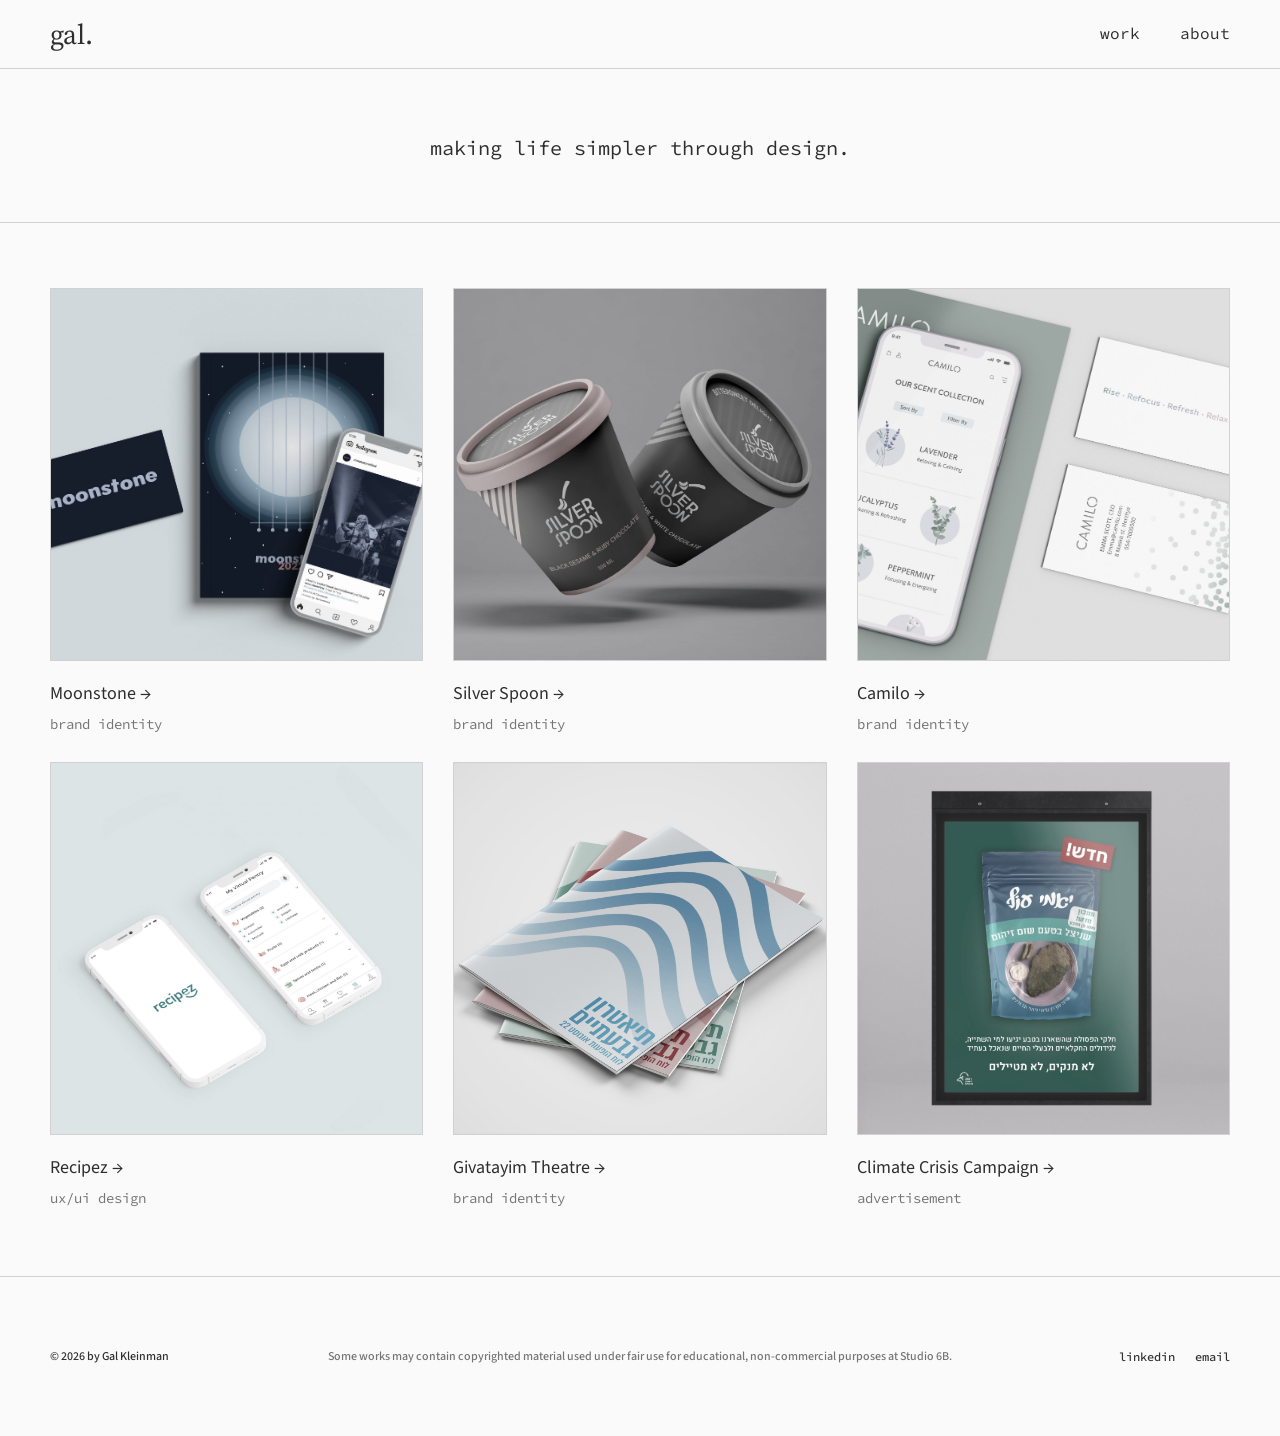
<file: index.html>
<!DOCTYPE html>
<html lang="en" class="no-js">
<head>
  <meta charset="utf-8">
  <meta name="viewport" content="width=device-width, initial-scale=1">
  <title>Gal Kleinman – galkleinman.com</title>
  <meta name="description" content="Gal Kleinman is a designer making life simpler through design: brand identity, UX/UI design and advertising.">
  <link rel="canonical" href="https://galkleinman.com/">

  <meta property="og:type" content="website">
  <meta property="og:site_name" content="Gal Kleinman">
  <meta property="og:title" content="Gal Kleinman – galkleinman.com">
  <meta property="og:description" content="Gal Kleinman is a designer making life simpler through design: brand identity, UX/UI design and advertising.">
  <meta property="og:url" content="https://galkleinman.com/">
  <meta property="og:image" content="https://galkleinman.com/images/moonstone/Moonstone-Homepage-5-scaled.jpg">

  <link rel="icon" type="image/png" href="images/favicon.png">
  <link rel="apple-touch-icon" href="images/favicon.png">

  <link rel="preconnect" href="https://fonts.googleapis.com">
  <link rel="preconnect" href="https://fonts.gstatic.com" crossorigin>
  <link rel="stylesheet" href="https://fonts.googleapis.com/css2?family=Source+Code+Pro:wght@400;500&amp;family=Source+Sans+3:wght@400;500;600;700&amp;family=Source+Serif+4:wght@400&amp;display=swap">
  <link rel="stylesheet" href="css/style.css">
  <script src="js/main.js" defer></script>
</head>
<body>
  <a class="skip-link" href="#content">Skip to content</a>

  <header class="site-header" id="top">
    <div class="container site-header__inner">
      <a class="site-logo" href="./">gal.</a>

      <button class="menu-toggle" type="button" aria-expanded="false" aria-controls="site-nav" aria-label="Open menu">
        <span class="menu-toggle__bar"></span>
        <span class="menu-toggle__bar"></span>
      </button>

      <nav class="site-nav" id="site-nav" aria-label="Main">
        <ul class="site-nav__list">
          <li><a href="./" aria-current="page">Work</a></li>
          <li><a href="about/">About</a></li>
        </ul>
      </nav>
    </div>
  </header>

  <main id="content">
    <section class="intro container">
      <h1 class="intro__title">making life simpler through design.</h1>
    </section>

    <section class="work container" aria-label="Selected work">
      <ul class="work-grid">
        <li class="work-card">
          <a class="work-card__link" href="moonstone/">
            <div class="work-card__media">
              <img src="images/moonstone/Moonstone-Homepage-5-scaled.jpg" alt="Moonstone festival branding" loading="lazy" decoding="async">
            </div>
            <h2 class="work-card__title">Moonstone <span class="work-card__arrow" aria-hidden="true">&rarr;</span></h2>
            <p class="work-card__category">brand identity</p>
          </a>
        </li>
        <li class="work-card">
          <a class="work-card__link" href="silver-spoon/">
            <div class="work-card__media">
              <img src="images/silver-spoon/Silver-Spoon-11-8-scaled.jpg" alt="Silver Spoon ice cream branding" loading="lazy" decoding="async">
            </div>
            <h2 class="work-card__title">Silver Spoon <span class="work-card__arrow" aria-hidden="true">&rarr;</span></h2>
            <p class="work-card__category">brand identity</p>
          </a>
        </li>
        <li class="work-card">
          <a class="work-card__link" href="camilo/">
            <div class="work-card__media">
              <img src="images/camilo/Camilo-11-8-scaled.jpg" alt="Camilo smart diffuser branding" loading="lazy" decoding="async">
            </div>
            <h2 class="work-card__title">Camilo <span class="work-card__arrow" aria-hidden="true">&rarr;</span></h2>
            <p class="work-card__category">brand identity</p>
          </a>
        </li>
        <li class="work-card">
          <a class="work-card__link" href="recipez/">
            <div class="work-card__media">
              <img src="images/recipez/Portfolio-PH-3-scaled.jpg" alt="Recipez app screens" loading="lazy" decoding="async">
            </div>
            <h2 class="work-card__title">Recipez <span class="work-card__arrow" aria-hidden="true">&rarr;</span></h2>
            <p class="work-card__category">ux/ui design</p>
          </a>
        </li>
        <li class="work-card">
          <a class="work-card__link" href="givatayim-theatre/">
            <div class="work-card__media">
              <img src="images/givatayim-theatre/TG-11-8.jpg" alt="Givatayim Theatre branding" loading="lazy" decoding="async">
            </div>
            <h2 class="work-card__title">Givatayim Theatre <span class="work-card__arrow" aria-hidden="true">&rarr;</span></h2>
            <p class="work-card__category">brand identity</p>
          </a>
        </li>
        <li class="work-card">
          <a class="work-card__link" href="climate-crisis-campaign/">
            <div class="work-card__media">
              <img src="images/climate-crisis-campaign/Ratag-One-Wall-Poster-Mockup-4-scaled.jpg" alt="Climate crisis campaign wall poster" loading="lazy" decoding="async">
            </div>
            <h2 class="work-card__title">Climate Crisis Campaign <span class="work-card__arrow" aria-hidden="true">&rarr;</span></h2>
            <p class="work-card__category">advertisement</p>
          </a>
        </li>
      </ul>
    </section>
  </main>

  <footer class="site-footer">
    <div class="container site-footer__inner">
      <div class="site-footer__legal">
        <p class="site-footer__copyright">&copy; <span data-year>2026</span> by Gal Kleinman</p>
        <p class="site-footer__note">Some works may contain copyrighted material used under fair use for educational, non-commercial purposes at Studio 6B.</p>
      </div>
      <ul class="site-footer__links">
        <li><a href="https://www.linkedin.com/in/galkleinman" target="_blank" rel="noopener">linkedin</a></li>
        <li><a href="mailto:gal.kleinman@gmail.com">email</a></li>
      </ul>
    </div>
  </footer>
</body>
</html>
</file>
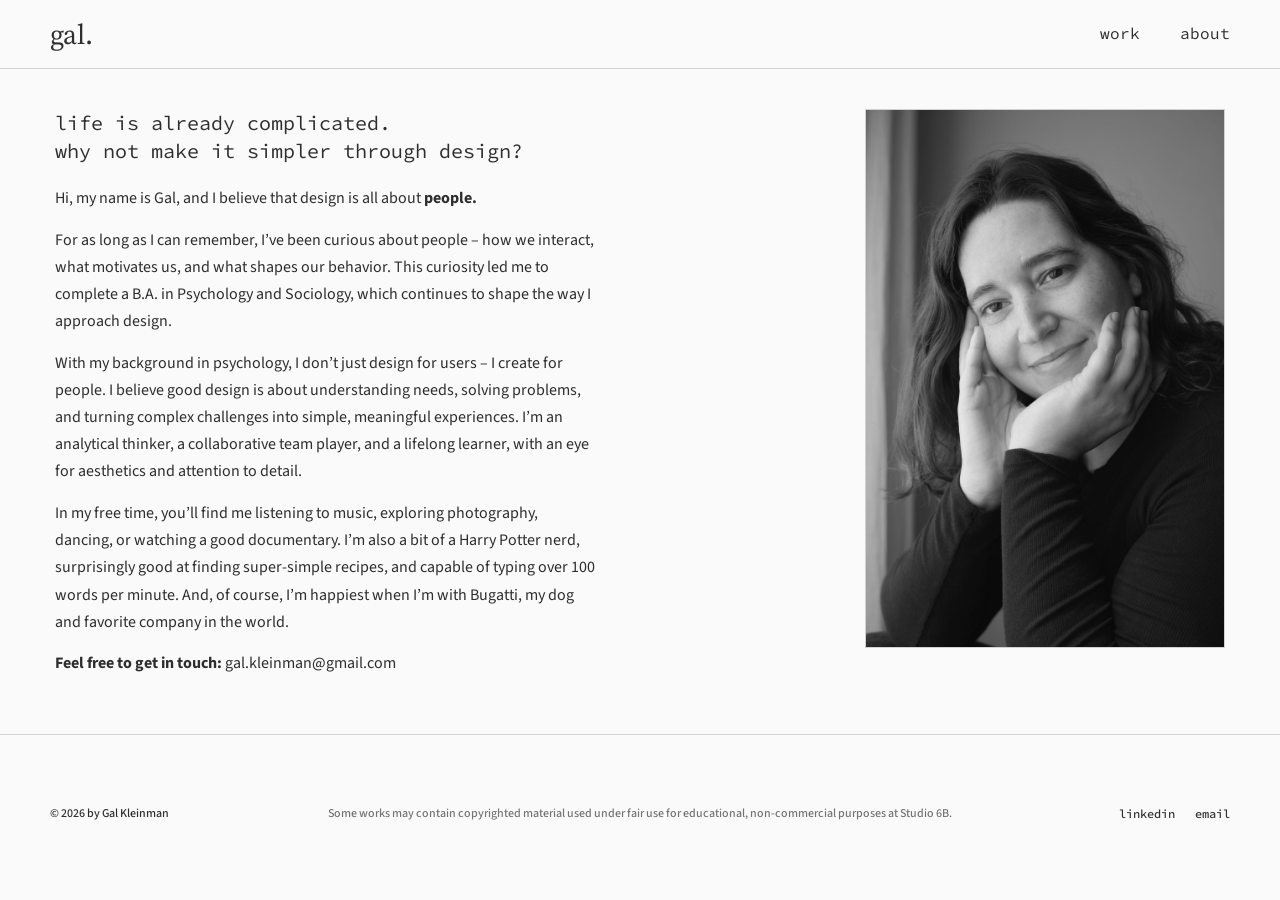
<file: about/index.html>
<!DOCTYPE html>
<html lang="en" class="no-js">
<head>
  <meta charset="utf-8">
  <meta name="viewport" content="width=device-width, initial-scale=1">
  <title>About – Gal Kleinman</title>
  <meta name="description" content="Hi, I’m Gal: a designer with a B.A. in Psychology and Sociology who believes design is all about people.">
  <link rel="canonical" href="https://galkleinman.com/about/">

  <meta property="og:type" content="website">
  <meta property="og:site_name" content="Gal Kleinman">
  <meta property="og:title" content="About – Gal Kleinman">
  <meta property="og:description" content="Hi, I’m Gal: a designer with a B.A. in Psychology and Sociology who believes design is all about people.">
  <meta property="og:url" content="https://galkleinman.com/about/">
  <meta property="og:image" content="https://galkleinman.com/images/about/YARD6286-copy-1-scaled.jpg">

  <link rel="icon" type="image/png" href="../images/favicon.png">
  <link rel="apple-touch-icon" href="../images/favicon.png">

  <link rel="preconnect" href="https://fonts.googleapis.com">
  <link rel="preconnect" href="https://fonts.gstatic.com" crossorigin>
  <link rel="stylesheet" href="https://fonts.googleapis.com/css2?family=Source+Code+Pro:wght@400;500&amp;family=Source+Sans+3:wght@400;500;600;700&amp;family=Source+Serif+4:wght@400&amp;display=swap">
  <link rel="stylesheet" href="../css/style.css">
  <script src="../js/main.js" defer></script>
</head>
<body>
  <a class="skip-link" href="#content">Skip to content</a>

  <header class="site-header" id="top">
    <div class="container site-header__inner">
      <a class="site-logo" href="../">gal.</a>

      <button class="menu-toggle" type="button" aria-expanded="false" aria-controls="site-nav" aria-label="Open menu">
        <span class="menu-toggle__bar"></span>
        <span class="menu-toggle__bar"></span>
      </button>

      <nav class="site-nav" id="site-nav" aria-label="Main">
        <ul class="site-nav__list">
          <li><a href="../">Work</a></li>
          <li><a href="../about/" aria-current="page">About</a></li>
        </ul>
      </nav>
    </div>
  </header>

  <main id="content" class="about">
    <div class="container about__inner">
      <div class="about__text">
        <h1 class="about__title">life is already complicated.<br> why not make it simpler through design?</h1>

        <div class="prose">
          <p class="about__lead">Hi, my name is Gal, and I believe that design is all about <strong>people.</strong></p>
          <p>For as long as I can remember, I’ve been curious about people – how we interact, what motivates us, and what shapes our behavior. This curiosity led me to complete a B.A. in Psychology and Sociology, which continues to shape the way I approach design.</p>
          <p>With my background in psychology, I don’t just design for users – I create for people. I believe good design is about understanding needs, solving problems, and turning complex challenges into simple, meaningful experiences. I’m an analytical thinker, a collaborative team player, and a lifelong learner, with an eye for aesthetics and attention to detail.</p>
          <p>In my free time, you’ll find me listening to music, exploring photography, dancing, or watching a good documentary. I’m also a bit of a Harry Potter nerd, surprisingly good at finding super-simple recipes, and capable of typing over 100 words per minute. And, of course, I’m happiest when I’m with Bugatti, my dog and favorite company in the world.</p>
          <p><strong>Feel free to get in touch:</strong> <a href="mailto:gal.kleinman@gmail.com">gal.kleinman@gmail.com</a></p>
        </div>
      </div>

      <figure class="about__photo">
        <img src="../images/about/YARD6286-copy-1-scaled.jpg" alt="Gal Kleinman" fetchpriority="high">
      </figure>
    </div>
  </main>

  <footer class="site-footer">
    <div class="container site-footer__inner">
      <div class="site-footer__legal">
        <p class="site-footer__copyright">&copy; <span data-year>2026</span> by Gal Kleinman</p>
        <p class="site-footer__note">Some works may contain copyrighted material used under fair use for educational, non-commercial purposes at Studio 6B.</p>
      </div>
      <ul class="site-footer__links">
        <li><a href="https://www.linkedin.com/in/galkleinman" target="_blank" rel="noopener">linkedin</a></li>
        <li><a href="mailto:gal.kleinman@gmail.com">email</a></li>
      </ul>
    </div>
  </footer>
</body>
</html>
</file>
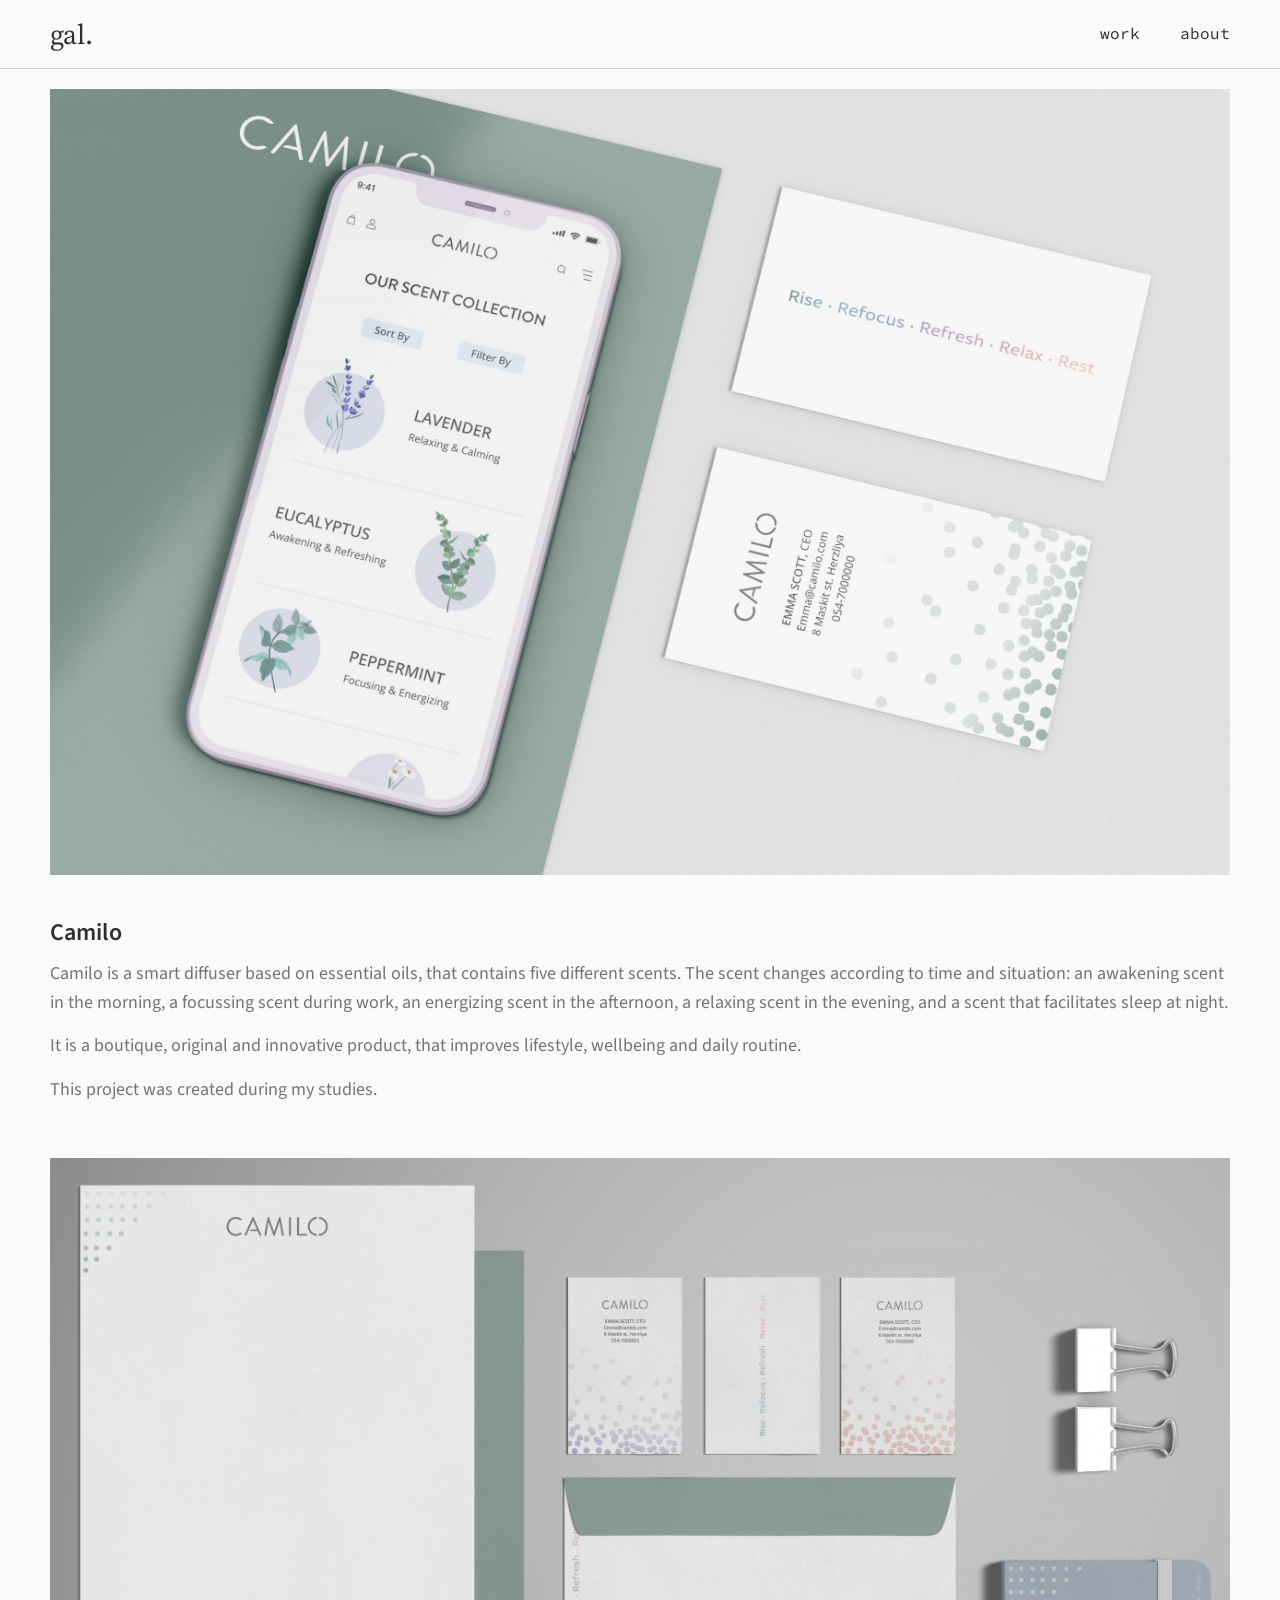
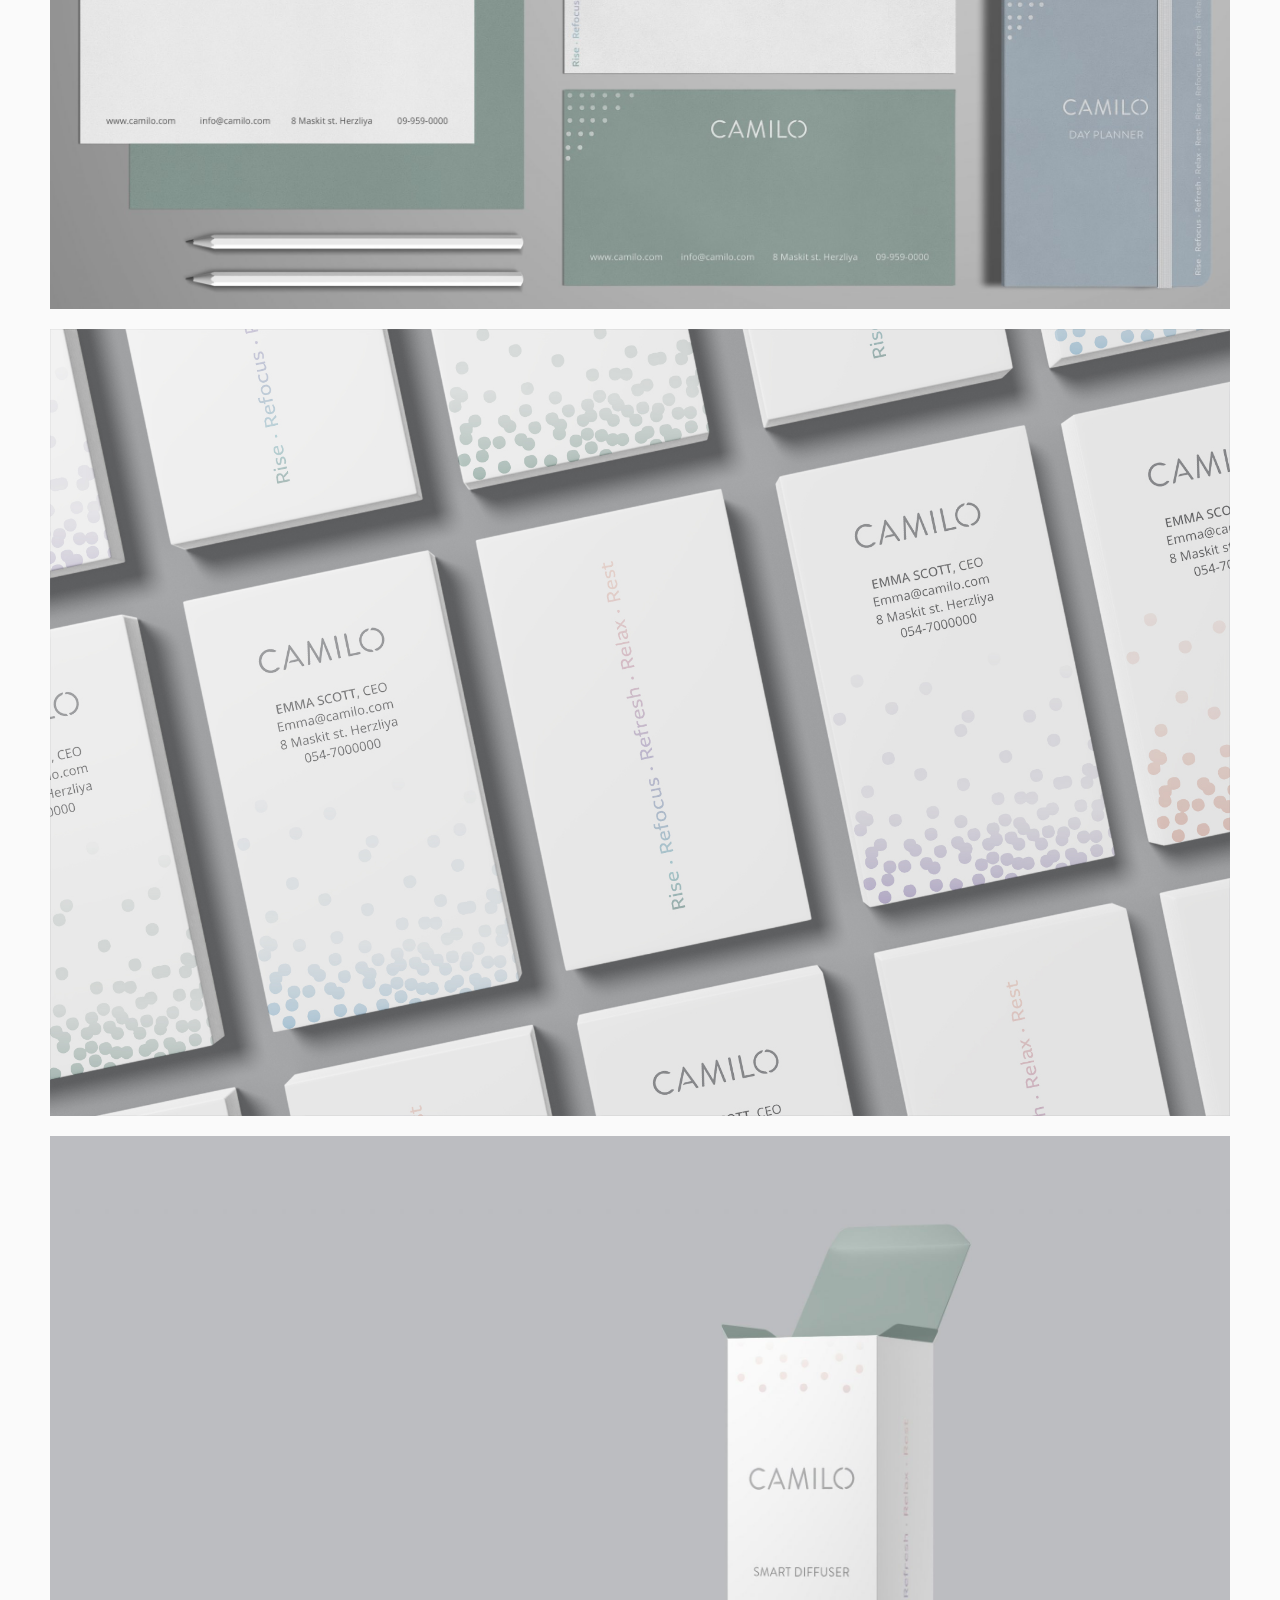
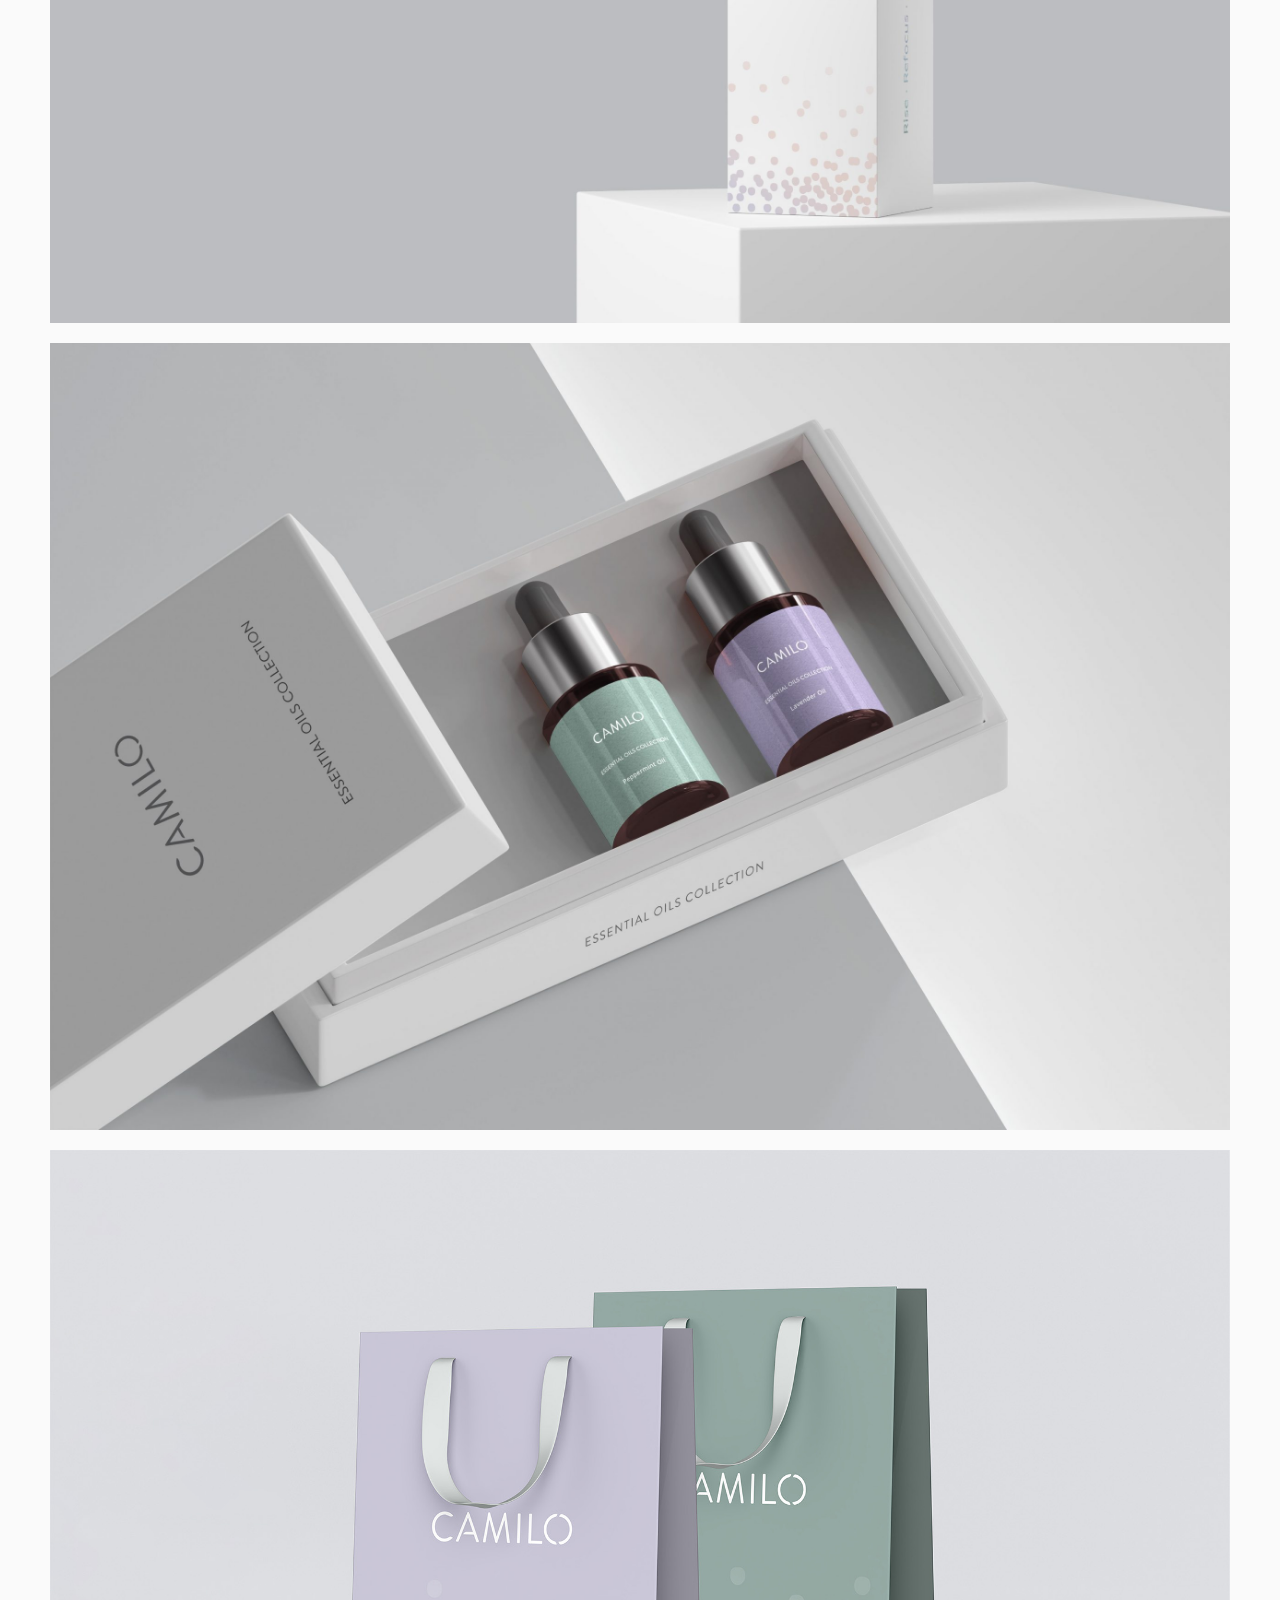
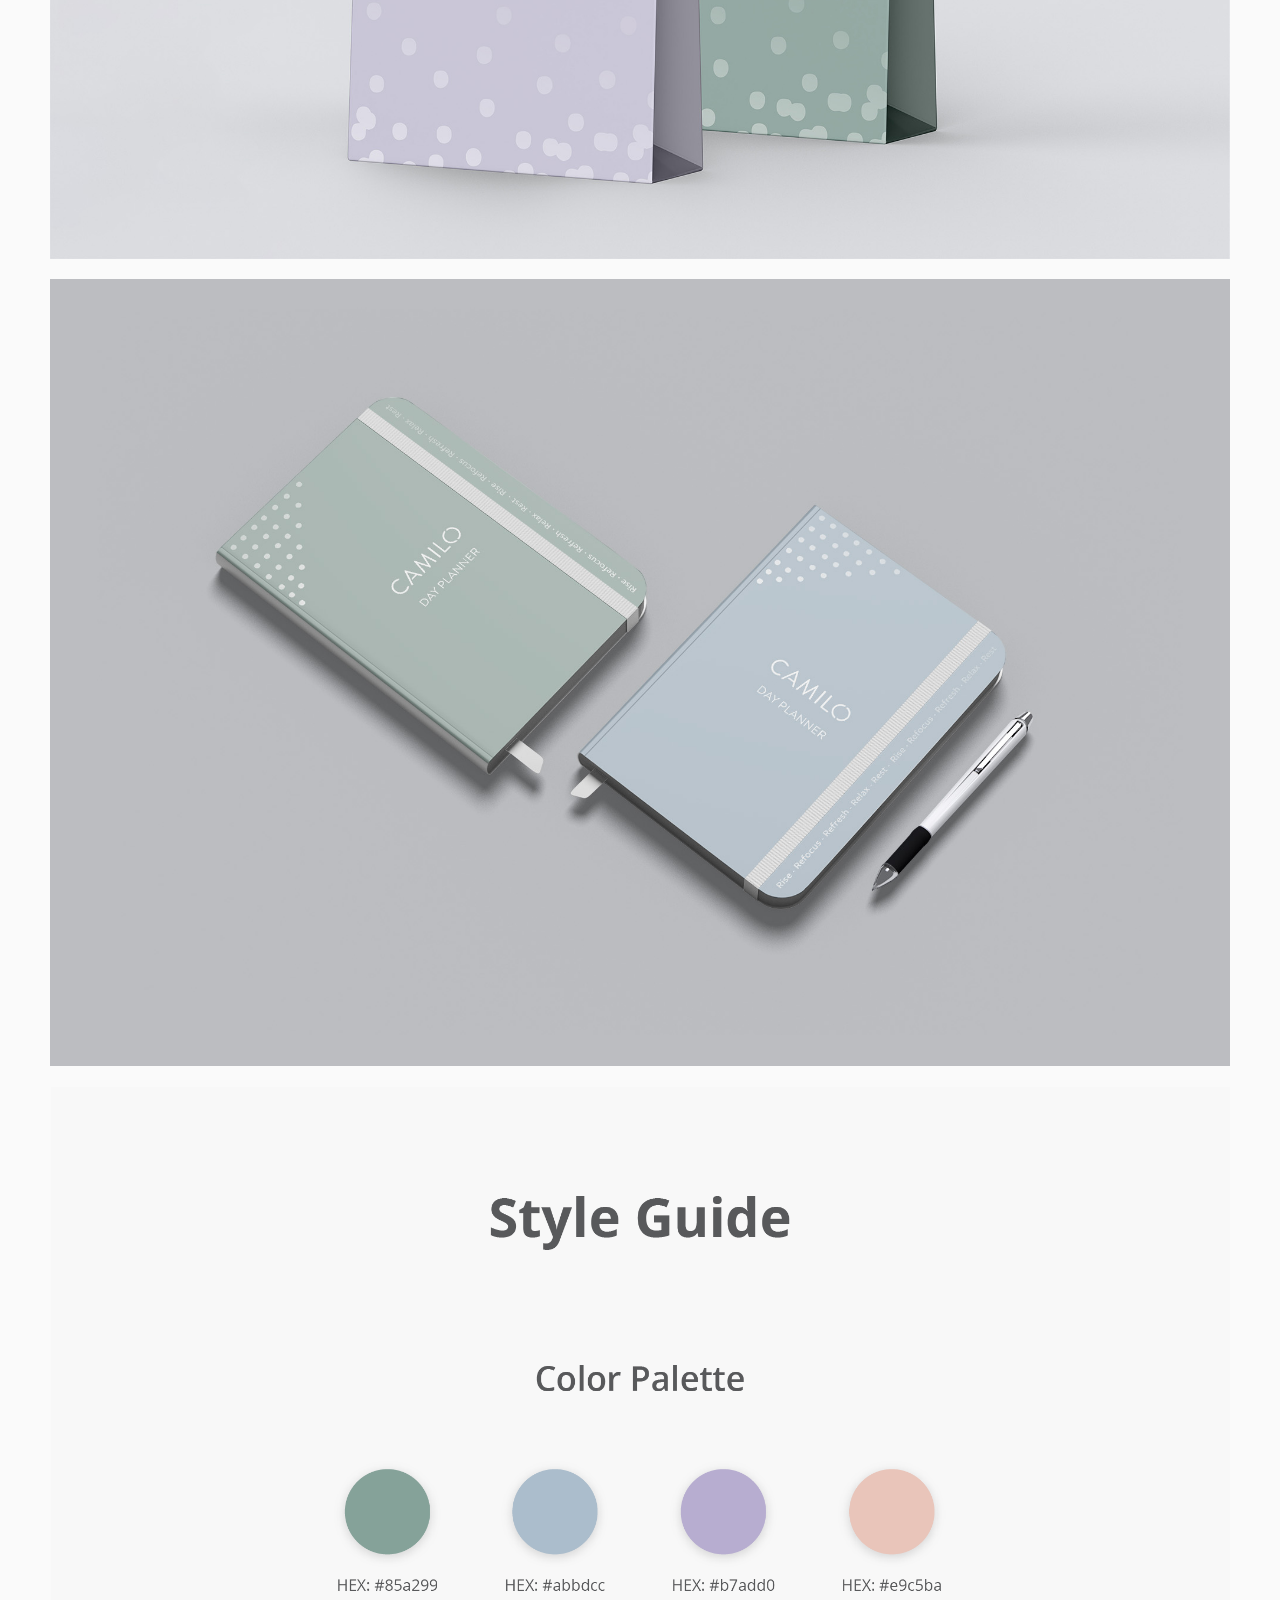
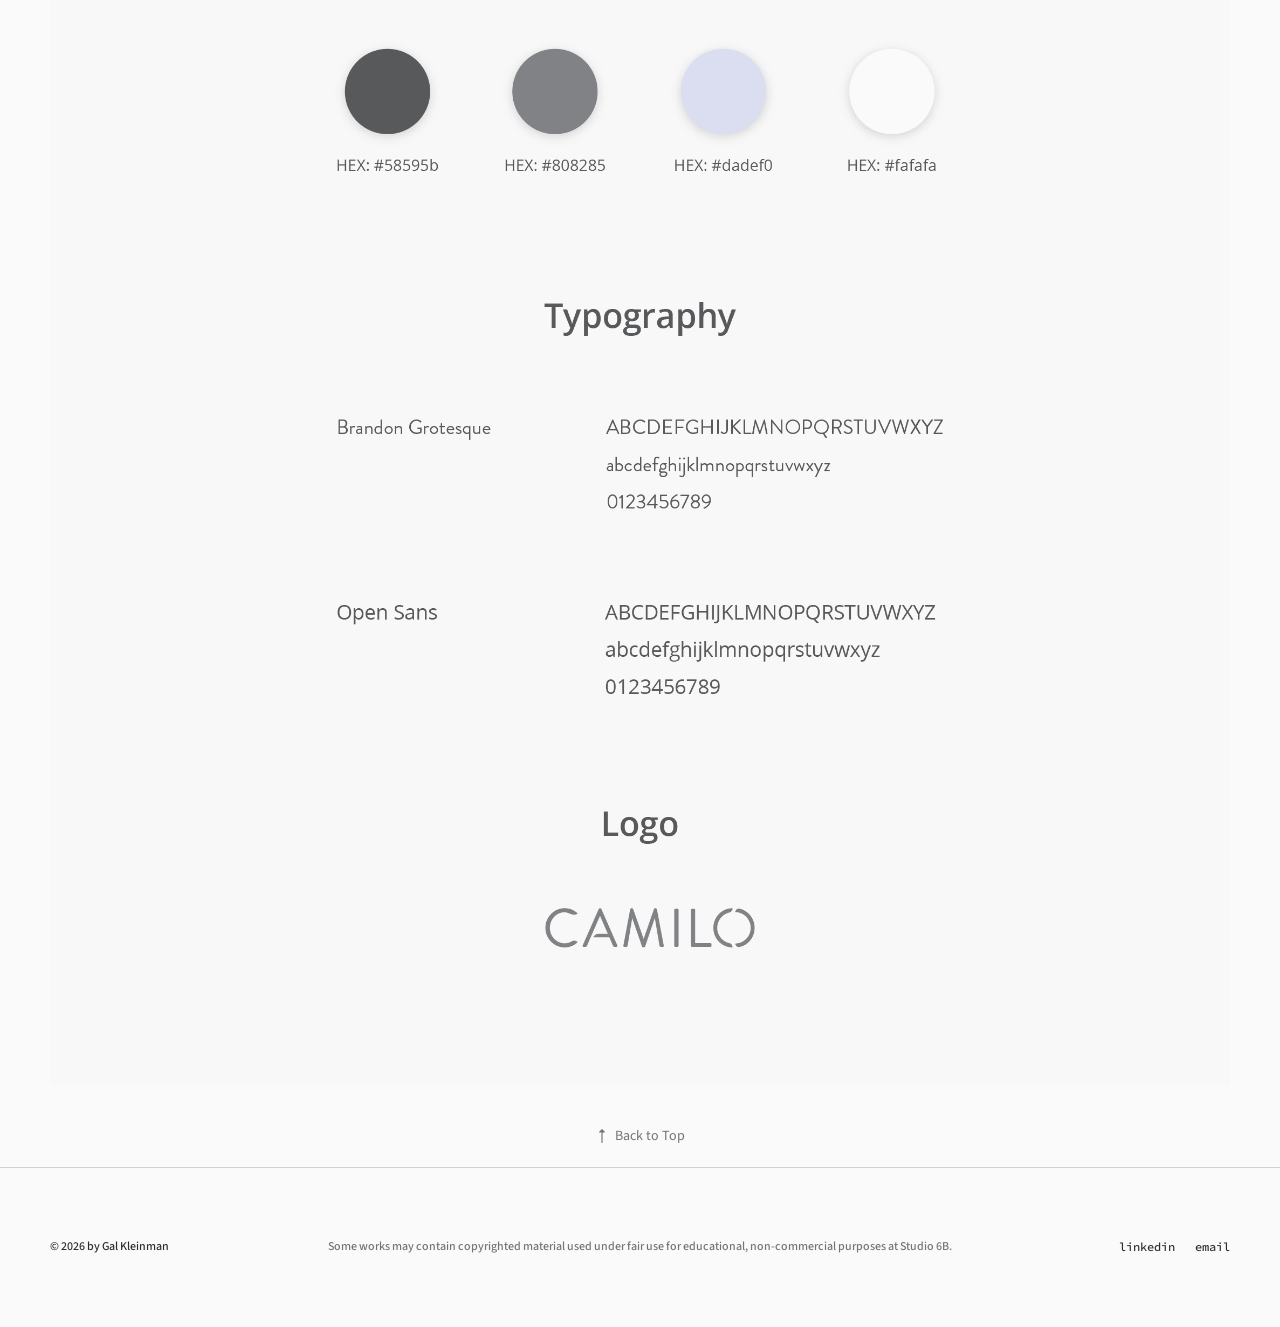
<file: camilo/index.html>
<!DOCTYPE html>
<html lang="en" class="no-js">
<head>
  <meta charset="utf-8">
  <meta name="viewport" content="width=device-width, initial-scale=1">
  <title>Camilo – Gal Kleinman</title>
  <meta name="description" content="Camilo: brand identity for a smart essential-oil diffuser with five scents.">
  <link rel="canonical" href="https://galkleinman.com/camilo/">

  <meta property="og:type" content="website">
  <meta property="og:site_name" content="Gal Kleinman">
  <meta property="og:title" content="Camilo – Gal Kleinman">
  <meta property="og:description" content="Camilo: brand identity for a smart essential-oil diffuser with five scents.">
  <meta property="og:url" content="https://galkleinman.com/camilo/">
  <meta property="og:image" content="https://galkleinman.com/images/camilo/Portfolio-Camilo-Logotype-Phone-and-Stationary-1-scaled.jpg">

  <link rel="icon" type="image/png" href="../images/favicon.png">
  <link rel="apple-touch-icon" href="../images/favicon.png">

  <link rel="preconnect" href="https://fonts.googleapis.com">
  <link rel="preconnect" href="https://fonts.gstatic.com" crossorigin>
  <link rel="stylesheet" href="https://fonts.googleapis.com/css2?family=Source+Code+Pro:wght@400;500&amp;family=Source+Sans+3:wght@400;500;600;700&amp;family=Source+Serif+4:wght@400&amp;display=swap">
  <link rel="stylesheet" href="../css/style.css">
  <script src="../js/main.js" defer></script>
</head>
<body>
  <a class="skip-link" href="#content">Skip to content</a>

  <header class="site-header" id="top">
    <div class="container site-header__inner">
      <a class="site-logo" href="../">gal.</a>

      <button class="menu-toggle" type="button" aria-expanded="false" aria-controls="site-nav" aria-label="Open menu">
        <span class="menu-toggle__bar"></span>
        <span class="menu-toggle__bar"></span>
      </button>

      <nav class="site-nav" id="site-nav" aria-label="Main">
        <ul class="site-nav__list">
          <li><a href="../" aria-current="page">Work</a></li>
          <li><a href="../about/">About</a></li>
        </ul>
      </nav>
    </div>
  </header>

  <main id="content" class="project">
    <div class="container">
      <figure class="project__hero">
        <img src="../images/camilo/Portfolio-Camilo-Logotype-Phone-and-Stationary-1-scaled.jpg" alt="Camilo logo on a phone and stationery" fetchpriority="high">
      </figure>

      <header class="project__intro">
        <div class="project__heading">
          <h1 class="project__title">Camilo</h1>
        </div>
        <div class="project__text prose">
          <p>Camilo is a smart diffuser based on essential oils, that contains five different scents. The scent changes according to time and situation: an awakening scent in the morning, a focussing scent during work, an energizing scent in the afternoon, a relaxing scent in the evening, and a scent that facilitates sleep at night.</p>
          <p>It is a boutique, original and innovative product, that improves lifestyle, wellbeing and daily routine.</p>
          <p>This project was created during my studies.</p>
        </div>
      </header>

      <div class="project__gallery">
        <img src="../images/camilo/Camilo-Logotype-Full-Stationery-1-scaled.jpg" alt="Camilo stationery set" loading="lazy" decoding="async">
        <img src="../images/camilo/Portfolio-Camilo-Logotype-Multiple-Buisness-Card.jpg" alt="Camilo business cards" loading="lazy" decoding="async">
        <img src="../images/camilo/Portfolio-Camilo-Logotype-Package-Open-scaled.jpg" alt="Open Camilo diffuser package" loading="lazy" decoding="async">
        <img src="../images/camilo/Portfolio-Camilo-Logotype-Essential-Oils-Box-scaled.jpg" alt="Camilo essential oils box" loading="lazy" decoding="async">
        <img src="../images/camilo/Portfolio-Camilo-Logotype-Bag.jpg" alt="Camilo shopping bag" loading="lazy" decoding="async">
        <img src="../images/camilo/Portfolio-Camilo-Logotype-Day-Planner.jpg" alt="Camilo day planner" loading="lazy" decoding="async">
        <img src="../images/camilo/Camilo-Style-Guide-9.png" alt="Camilo style guide" loading="lazy" decoding="async">
      </div>

      <p class="back-to-top"><a href="#top">Back to Top</a></p>
    </div>
  </main>

  <footer class="site-footer">
    <div class="container site-footer__inner">
      <div class="site-footer__legal">
        <p class="site-footer__copyright">&copy; <span data-year>2026</span> by Gal Kleinman</p>
        <p class="site-footer__note">Some works may contain copyrighted material used under fair use for educational, non-commercial purposes at Studio 6B.</p>
      </div>
      <ul class="site-footer__links">
        <li><a href="https://www.linkedin.com/in/galkleinman" target="_blank" rel="noopener">linkedin</a></li>
        <li><a href="mailto:gal.kleinman@gmail.com">email</a></li>
      </ul>
    </div>
  </footer>
</body>
</html>
</file>
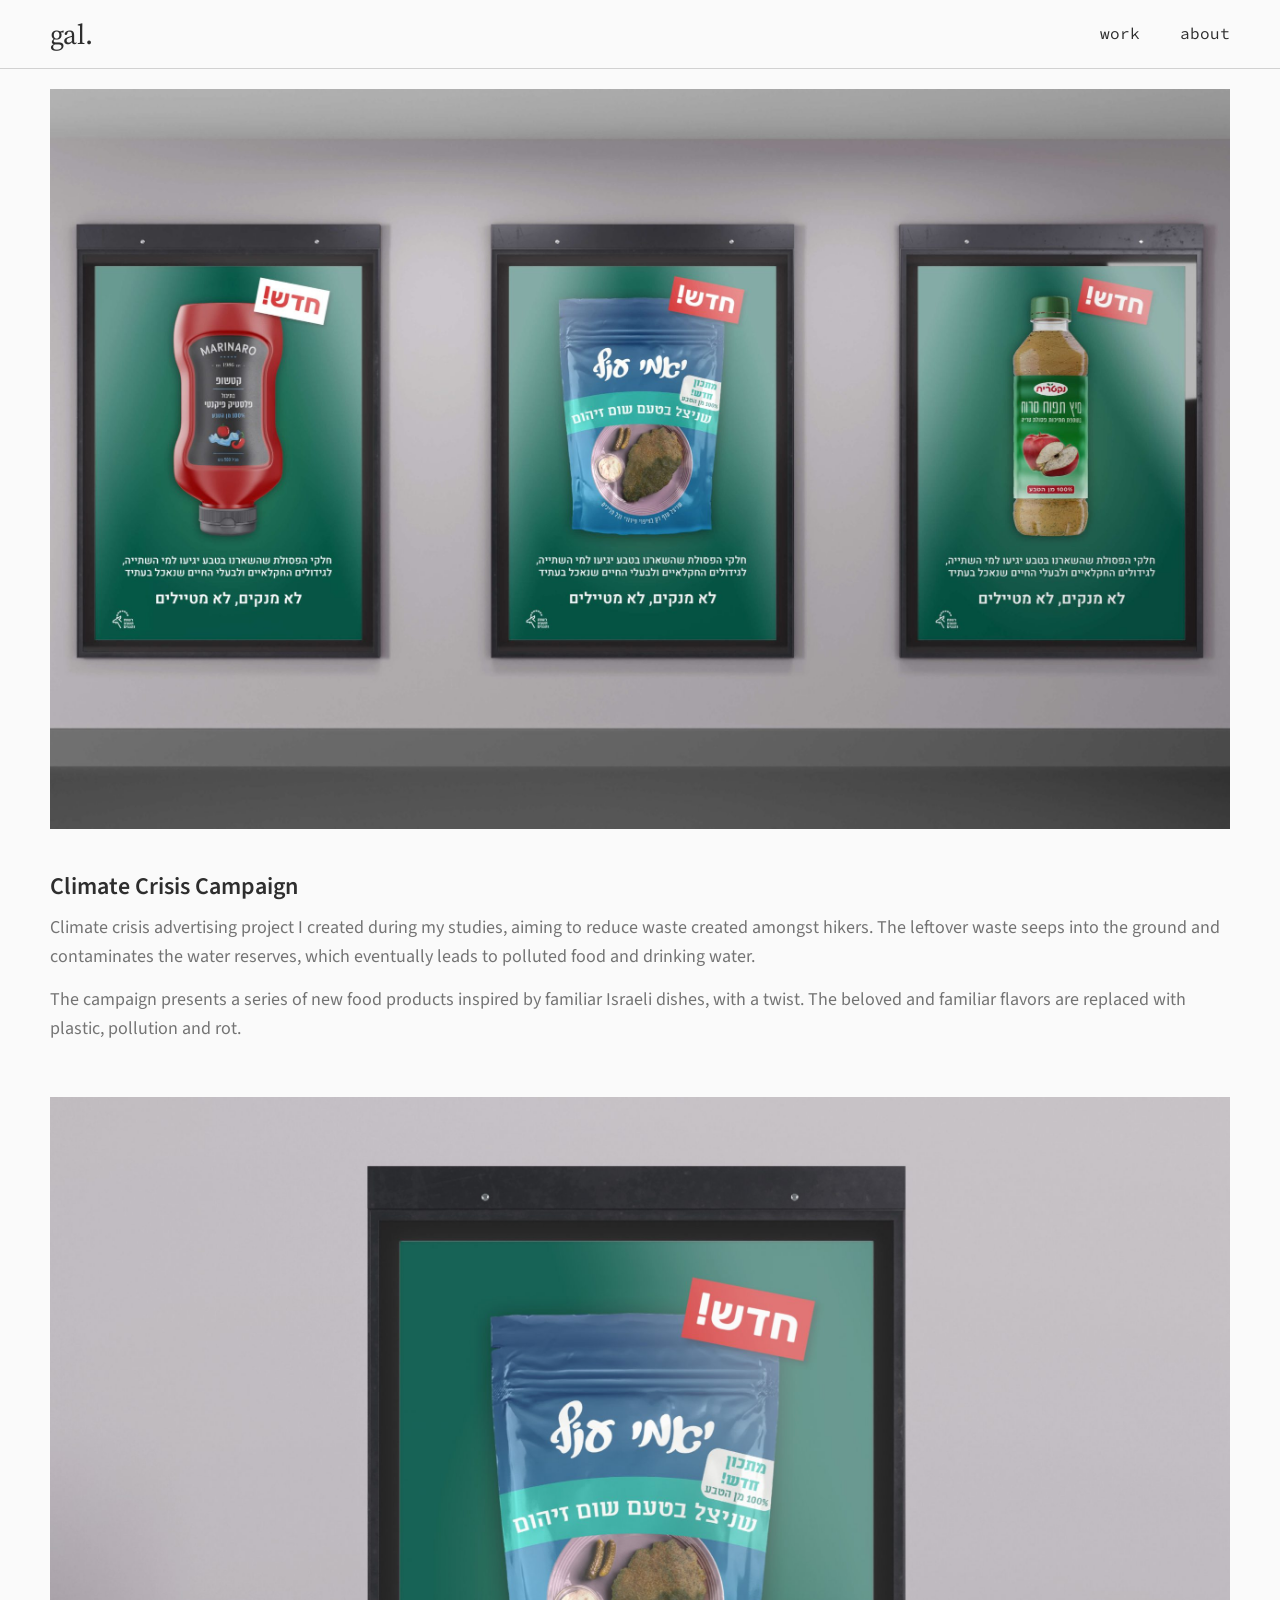
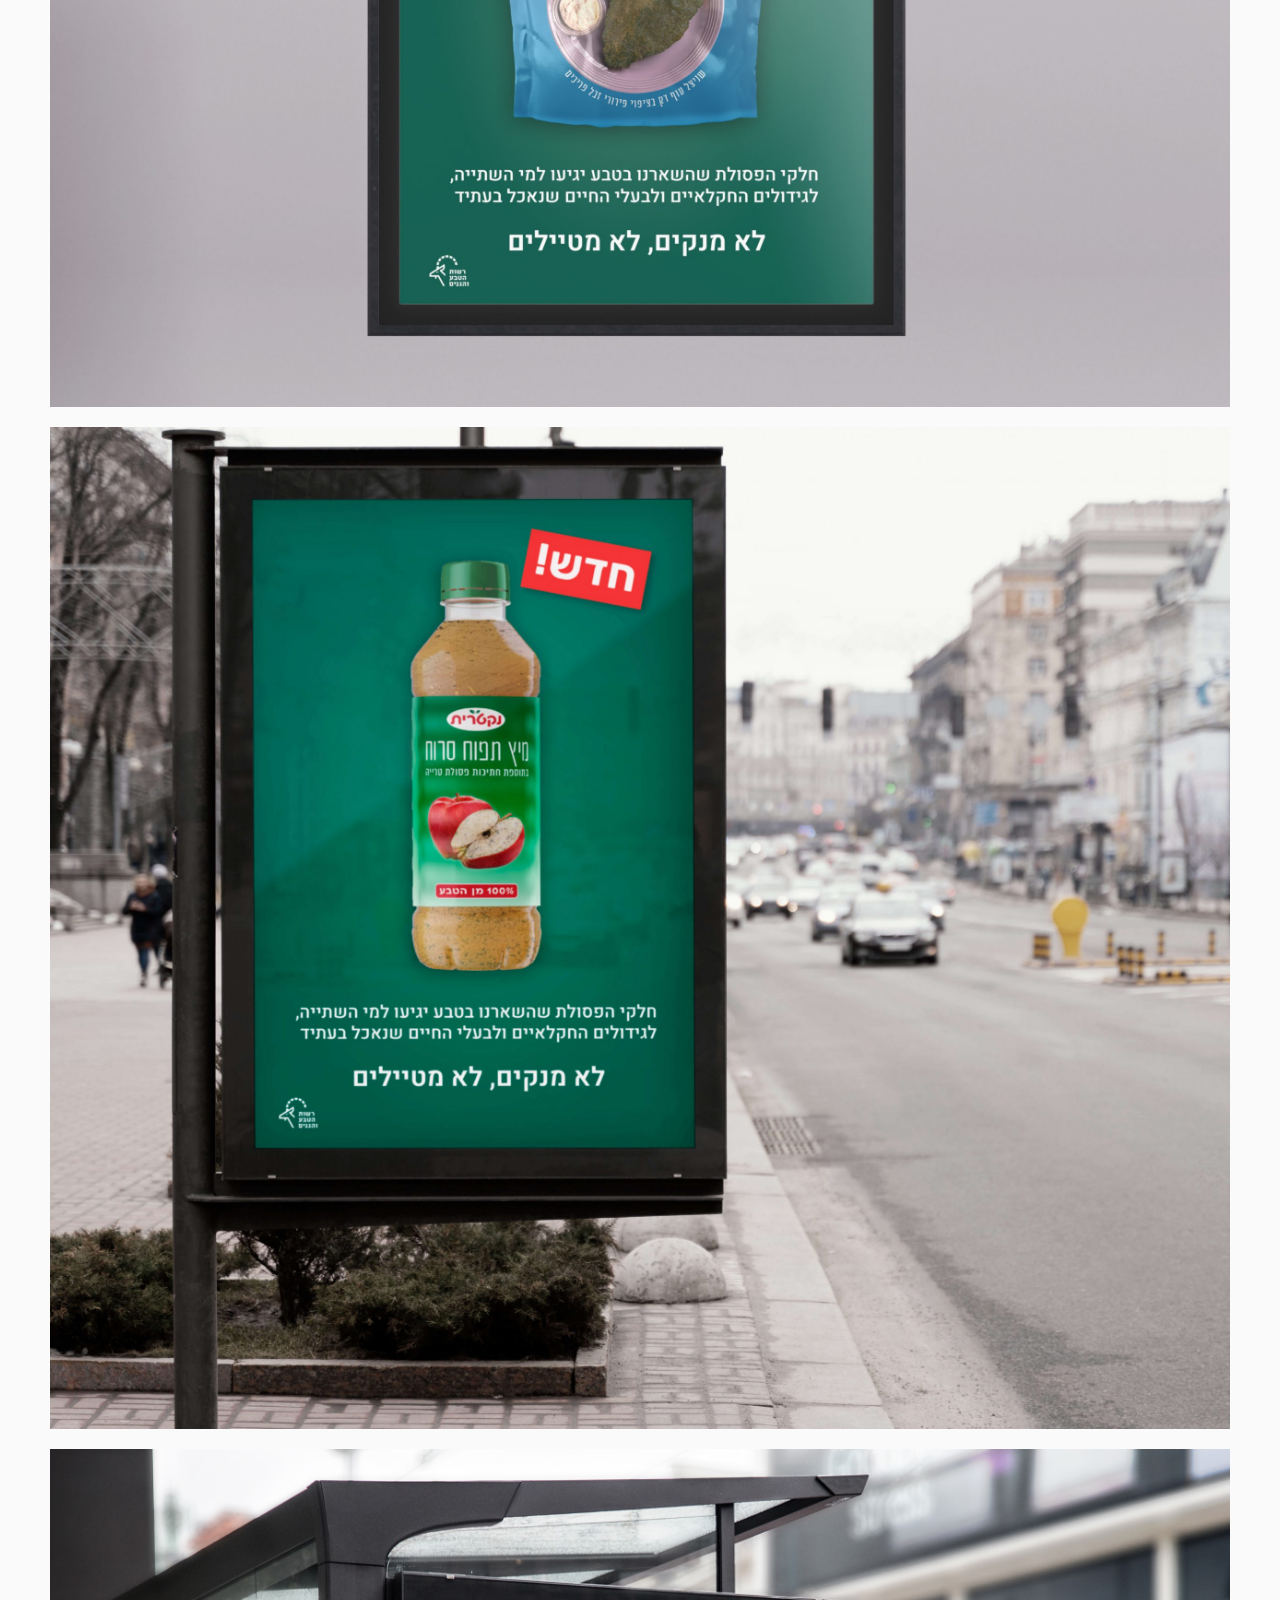
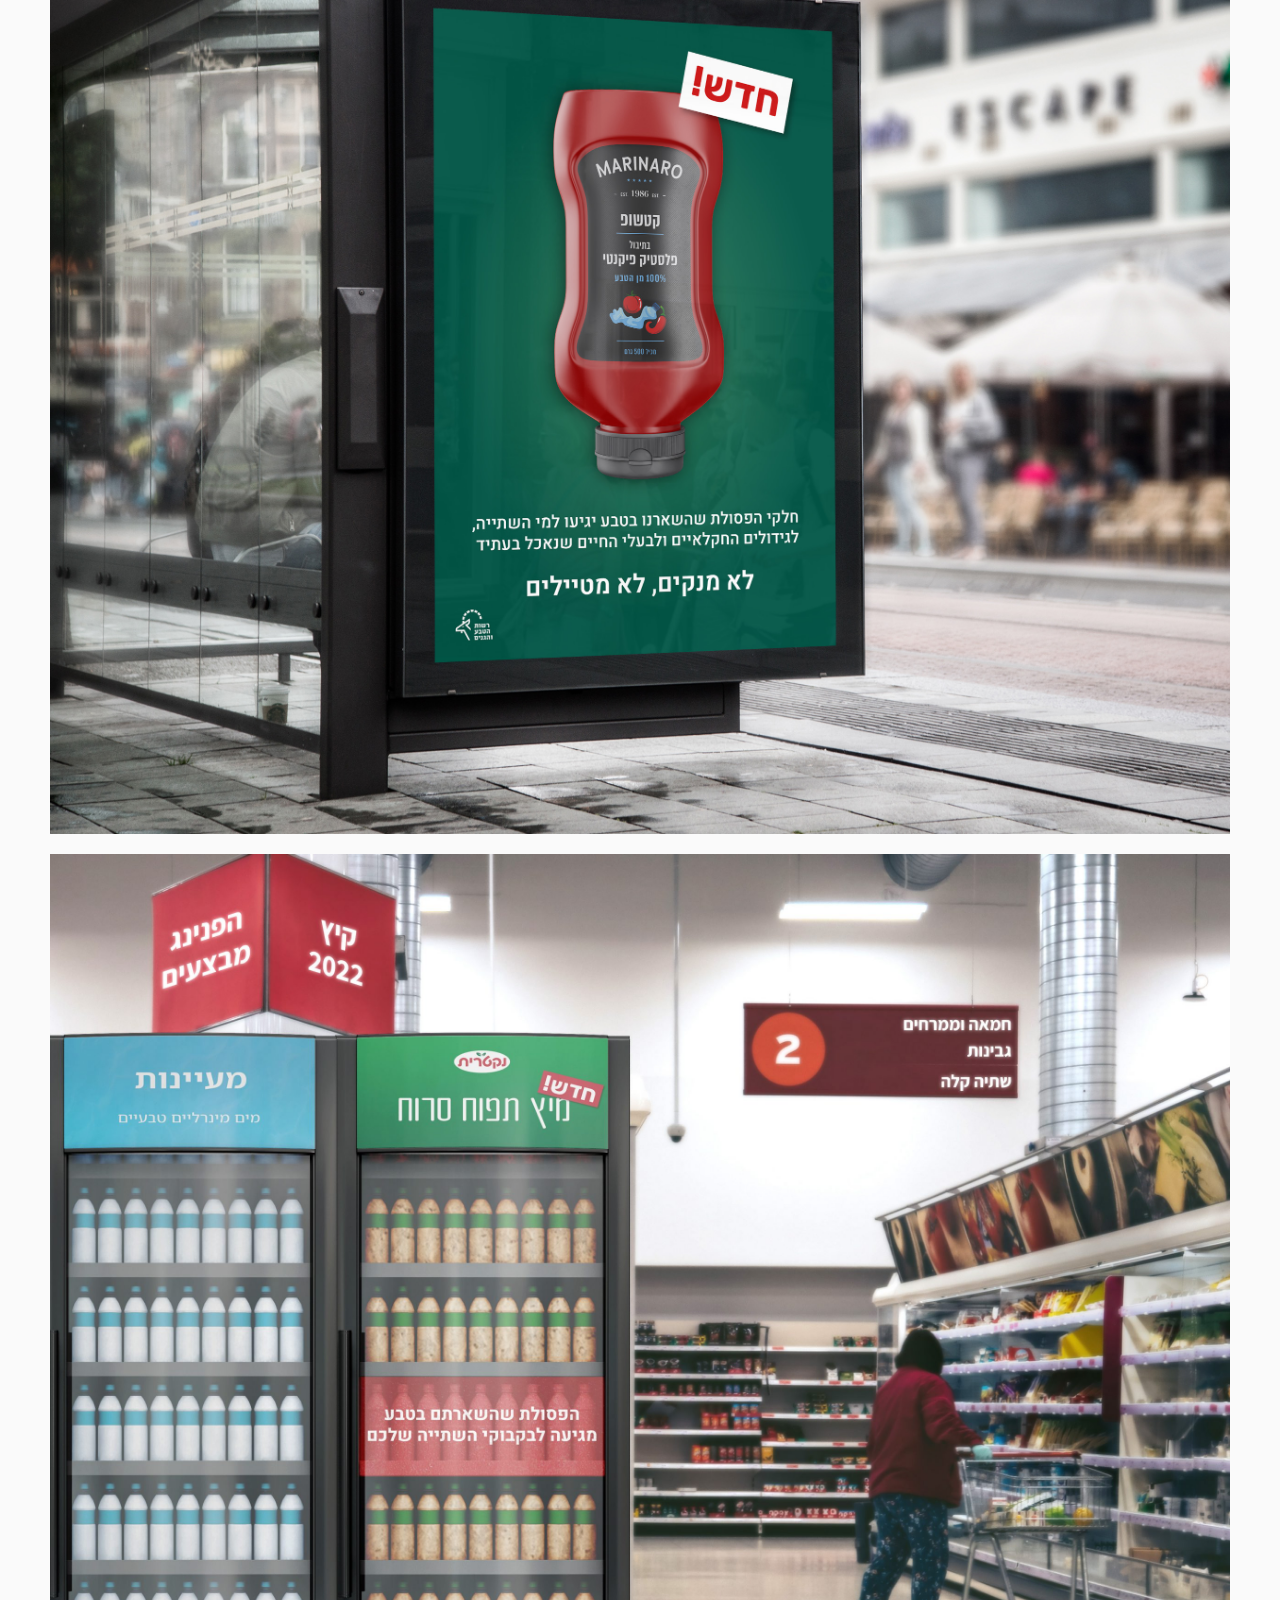
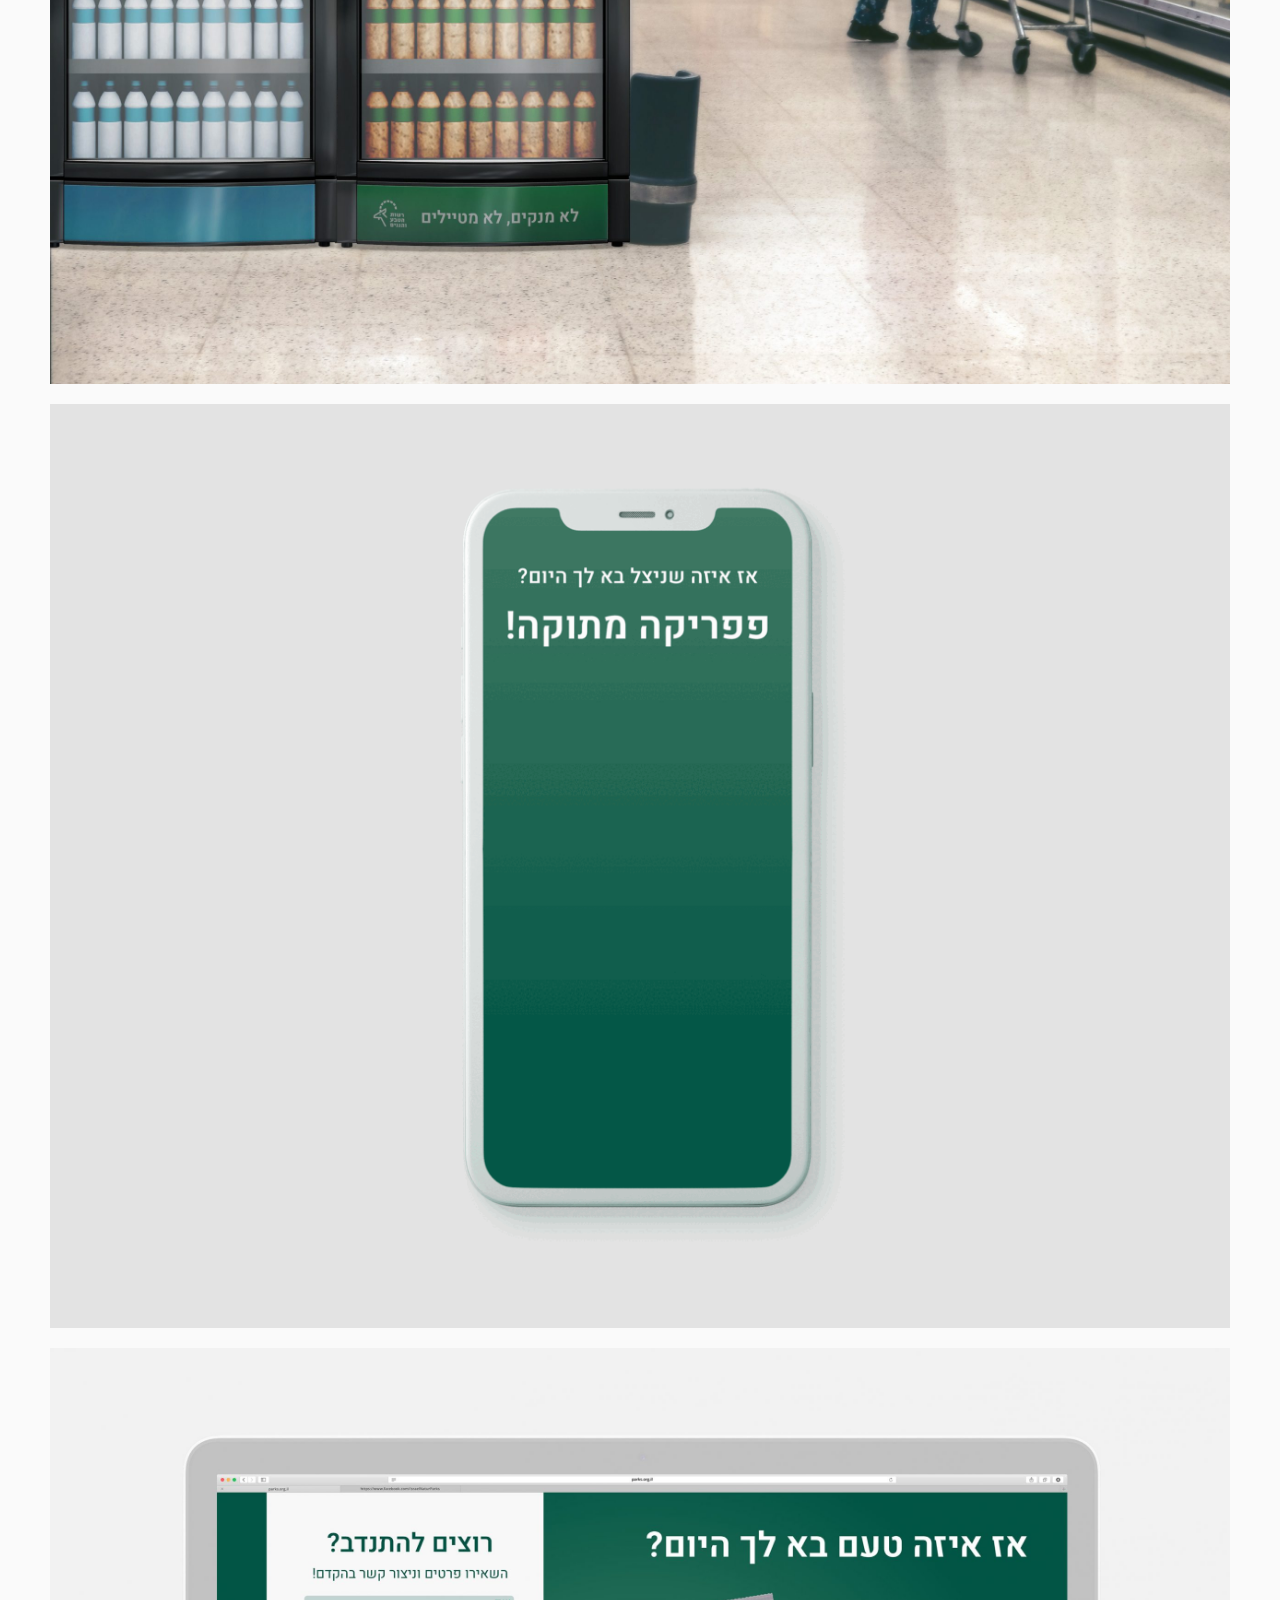
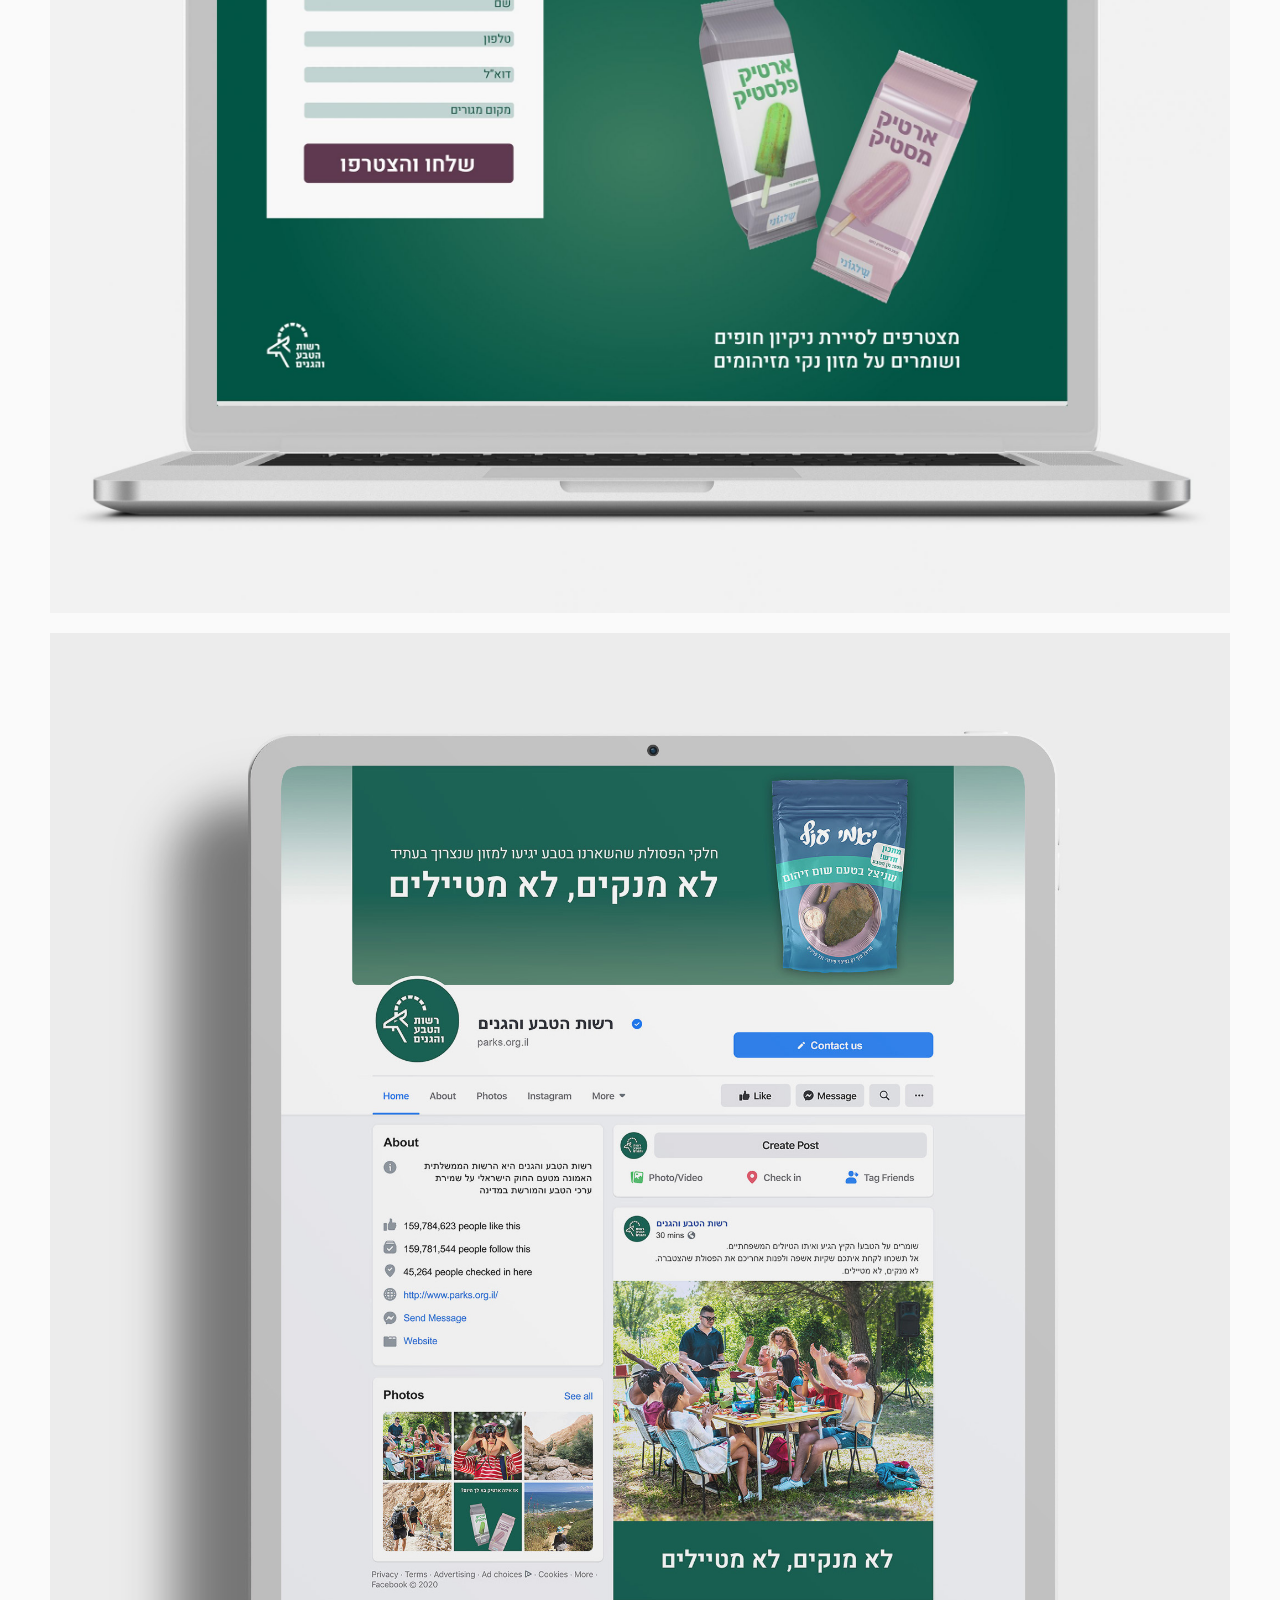
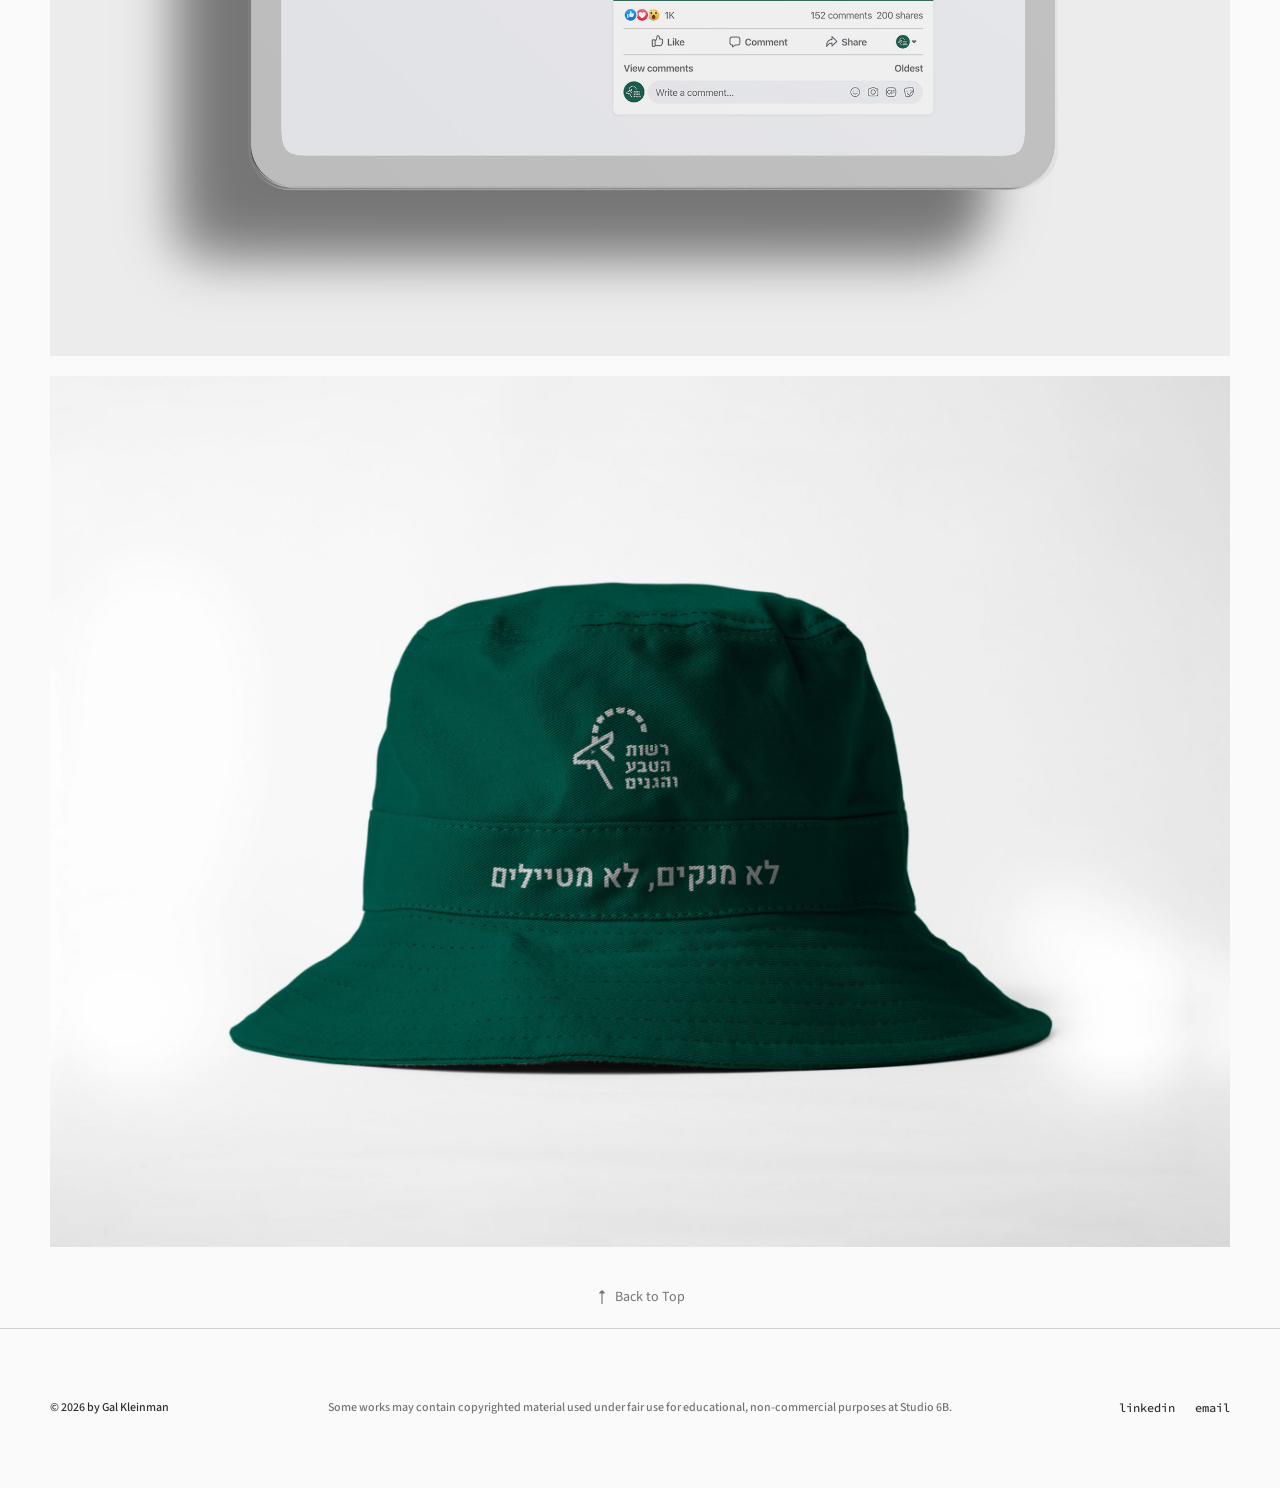
<file: climate-crisis-campaign/index.html>
<!DOCTYPE html>
<html lang="en" class="no-js">
<head>
  <meta charset="utf-8">
  <meta name="viewport" content="width=device-width, initial-scale=1">
  <title>Climate Crisis Campaign – Gal Kleinman</title>
  <meta name="description" content="Climate Crisis Campaign: an advertising campaign aiming to reduce waste left behind by hikers.">
  <link rel="canonical" href="https://galkleinman.com/climate-crisis-campaign/">

  <meta property="og:type" content="website">
  <meta property="og:site_name" content="Gal Kleinman">
  <meta property="og:title" content="Climate Crisis Campaign – Gal Kleinman">
  <meta property="og:description" content="Climate Crisis Campaign: an advertising campaign aiming to reduce waste left behind by hikers.">
  <meta property="og:url" content="https://galkleinman.com/climate-crisis-campaign/">
  <meta property="og:image" content="https://galkleinman.com/images/climate-crisis-campaign/Ratag-3-Billboards-5-after-tinypng-scaled.jpg">

  <link rel="icon" type="image/png" href="../images/favicon.png">
  <link rel="apple-touch-icon" href="../images/favicon.png">

  <link rel="preconnect" href="https://fonts.googleapis.com">
  <link rel="preconnect" href="https://fonts.gstatic.com" crossorigin>
  <link rel="stylesheet" href="https://fonts.googleapis.com/css2?family=Source+Code+Pro:wght@400;500&amp;family=Source+Sans+3:wght@400;500;600;700&amp;family=Source+Serif+4:wght@400&amp;display=swap">
  <link rel="stylesheet" href="../css/style.css">
  <script src="../js/main.js" defer></script>
</head>
<body>
  <a class="skip-link" href="#content">Skip to content</a>

  <header class="site-header" id="top">
    <div class="container site-header__inner">
      <a class="site-logo" href="../">gal.</a>

      <button class="menu-toggle" type="button" aria-expanded="false" aria-controls="site-nav" aria-label="Open menu">
        <span class="menu-toggle__bar"></span>
        <span class="menu-toggle__bar"></span>
      </button>

      <nav class="site-nav" id="site-nav" aria-label="Main">
        <ul class="site-nav__list">
          <li><a href="../" aria-current="page">Work</a></li>
          <li><a href="../about/">About</a></li>
        </ul>
      </nav>
    </div>
  </header>

  <main id="content" class="project">
    <div class="container">
      <figure class="project__hero">
        <img src="../images/climate-crisis-campaign/Ratag-3-Billboards-5-after-tinypng-scaled.jpg" alt="Three campaign billboards" fetchpriority="high">
      </figure>

      <header class="project__intro">
        <div class="project__heading">
          <h1 class="project__title">Climate Crisis Campaign</h1>
        </div>
        <div class="project__text prose">
          <p>Climate crisis advertising project I created during my studies, aiming to reduce waste created amongst hikers. The leftover waste seeps into the ground and contaminates the water reserves, which eventually leads to polluted food and drinking water.</p>
          <p>The campaign presents a series of new food products inspired by familiar Israeli dishes, with a twist. The beloved and familiar flavors are replaced with plastic, pollution and rot.</p>
        </div>
      </header>

      <div class="project__gallery">
        <img src="../images/climate-crisis-campaign/Ratag-One-Wall-Poster-Mockup-4-scaled.jpg" alt="Campaign wall poster" loading="lazy" decoding="async">
        <img src="../images/climate-crisis-campaign/Ratag-Street-Billboard-Apple-Juice-scaled.jpg" alt="Street billboard for the apple juice product" loading="lazy" decoding="async">
        <img src="../images/climate-crisis-campaign/Portfolio-Ratag-Bus-Stop-Billboard-Plastic-Ketchup-1.jpg" alt="Bus stop billboard for the plastic ketchup product" loading="lazy" decoding="async">
        <img src="../images/climate-crisis-campaign/Pic-Ratag-Supermarket-1-scaled.jpg" alt="Campaign products on a supermarket shelf" loading="lazy" decoding="async">
        <img src="../images/climate-crisis-campaign/Ratag-Gif-4.gif" alt="Animated series of the campaign products" loading="lazy" decoding="async">
        <img src="../images/climate-crisis-campaign/Ratag-Portfolio-Laptop-Landing-Page-scaled.jpg" alt="Campaign landing page on a laptop" loading="lazy" decoding="async">
        <img src="../images/climate-crisis-campaign/Pic-Ratag-Tablet-Facebook-Page-2.jpg" alt="Campaign Facebook page on a tablet" loading="lazy" decoding="async">
        <img src="../images/climate-crisis-campaign/Pic-Ratag-Bucket-Hat-Cropped-scaled.jpg" alt="Campaign bucket hat" loading="lazy" decoding="async">
      </div>

      <p class="back-to-top"><a href="#top">Back to Top</a></p>
    </div>
  </main>

  <footer class="site-footer">
    <div class="container site-footer__inner">
      <div class="site-footer__legal">
        <p class="site-footer__copyright">&copy; <span data-year>2026</span> by Gal Kleinman</p>
        <p class="site-footer__note">Some works may contain copyrighted material used under fair use for educational, non-commercial purposes at Studio 6B.</p>
      </div>
      <ul class="site-footer__links">
        <li><a href="https://www.linkedin.com/in/galkleinman" target="_blank" rel="noopener">linkedin</a></li>
        <li><a href="mailto:gal.kleinman@gmail.com">email</a></li>
      </ul>
    </div>
  </footer>
</body>
</html>
</file>
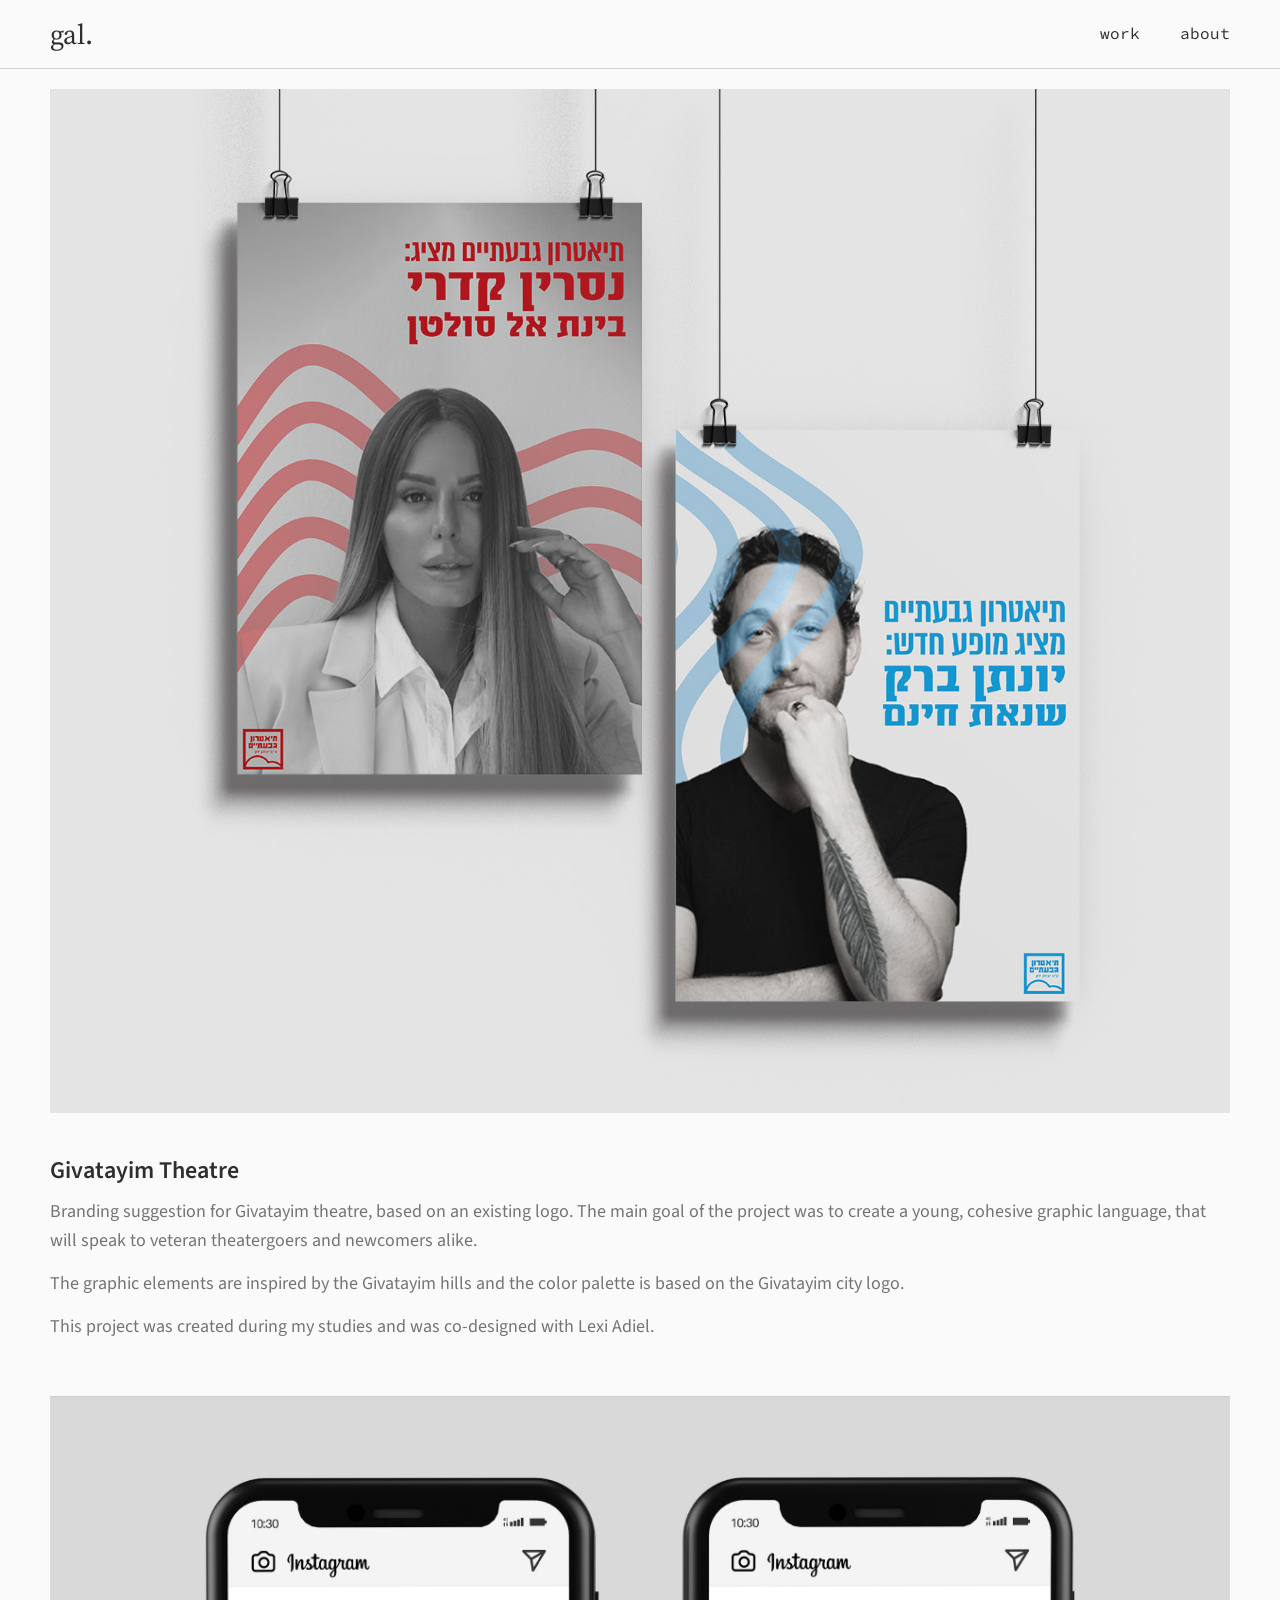
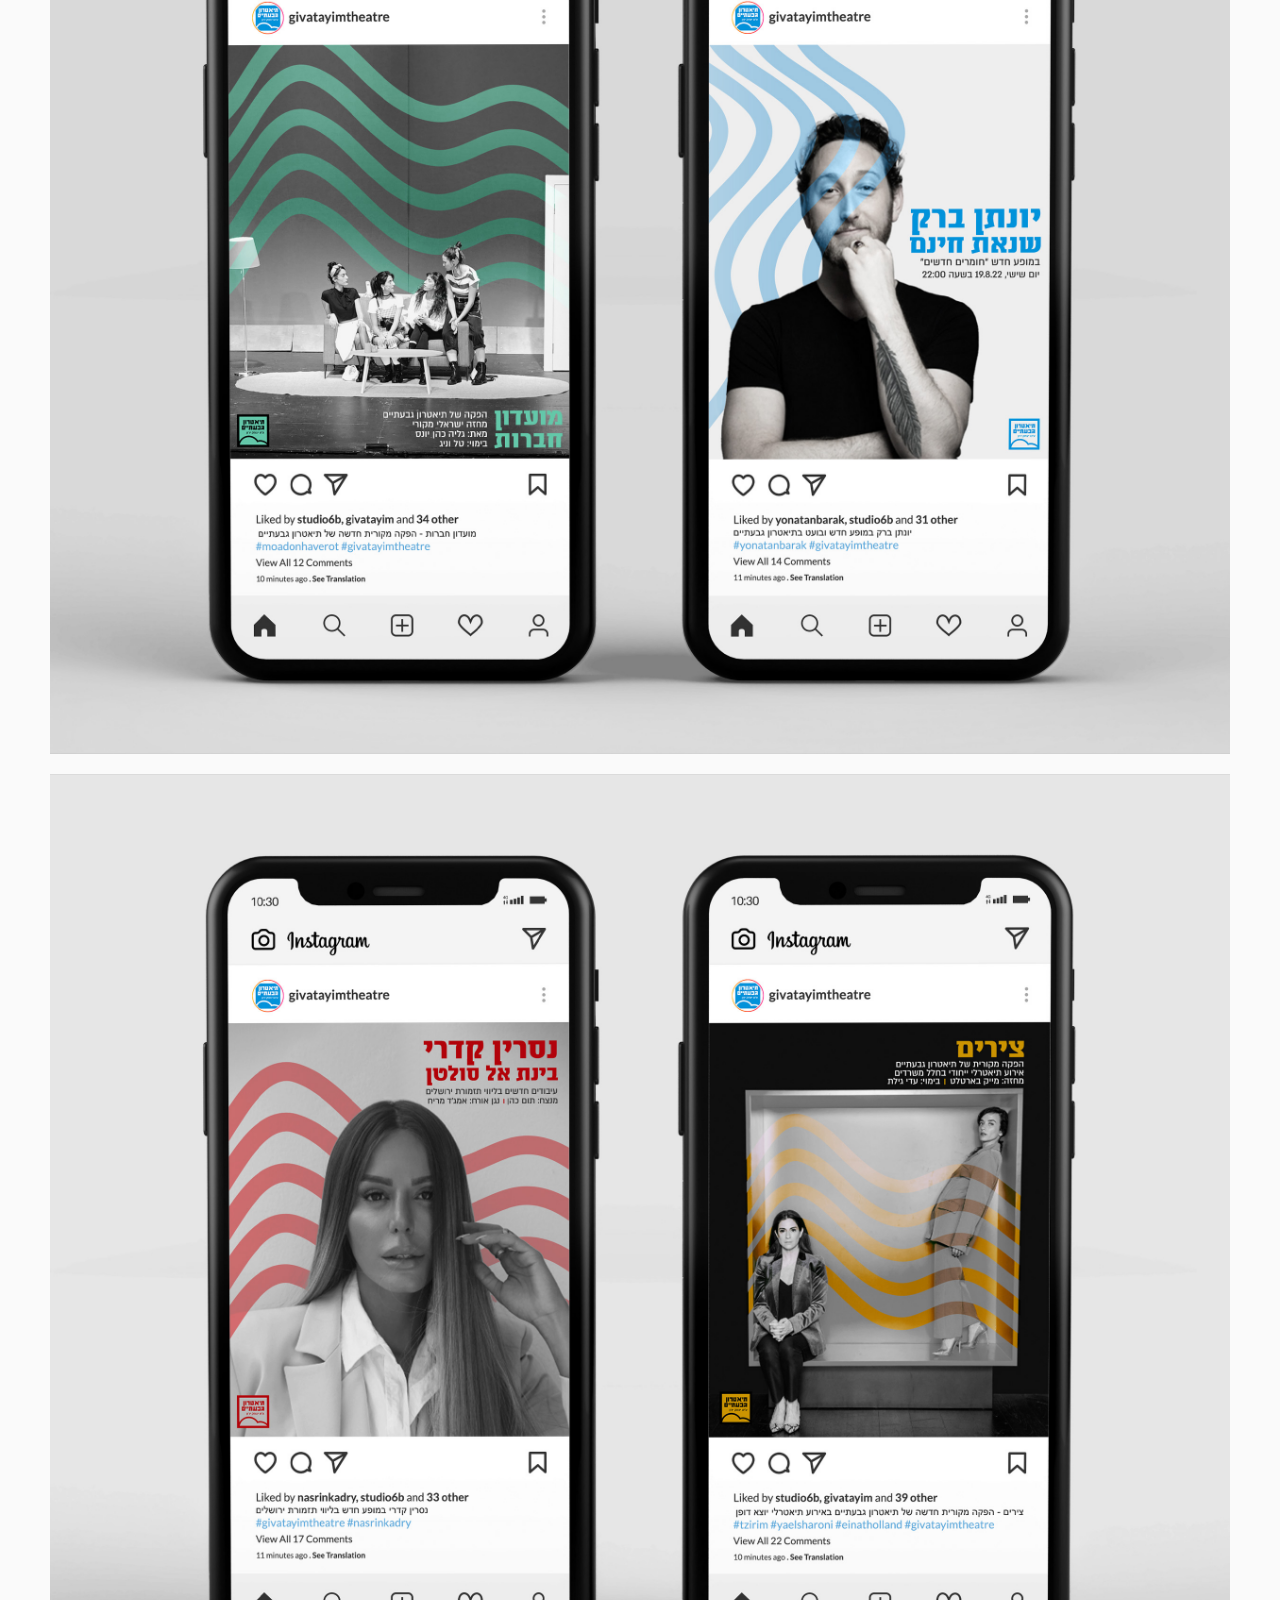
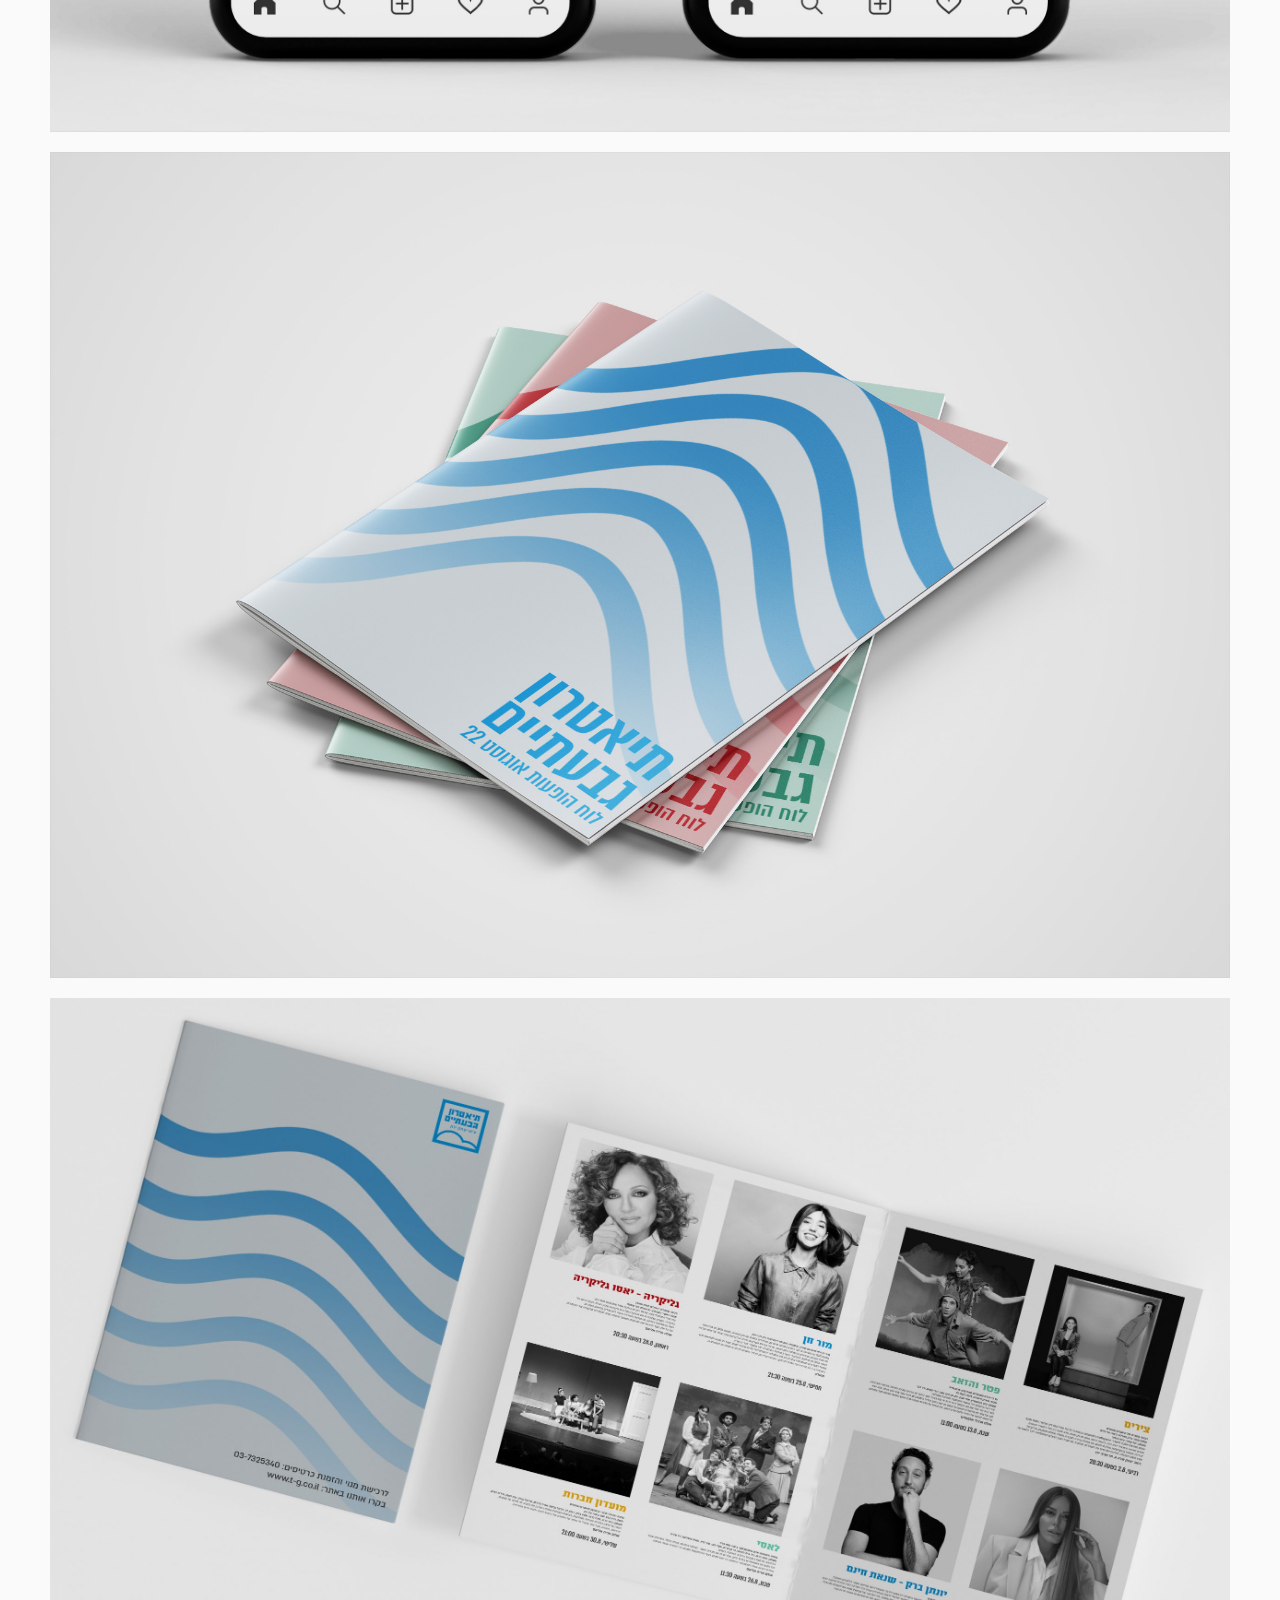
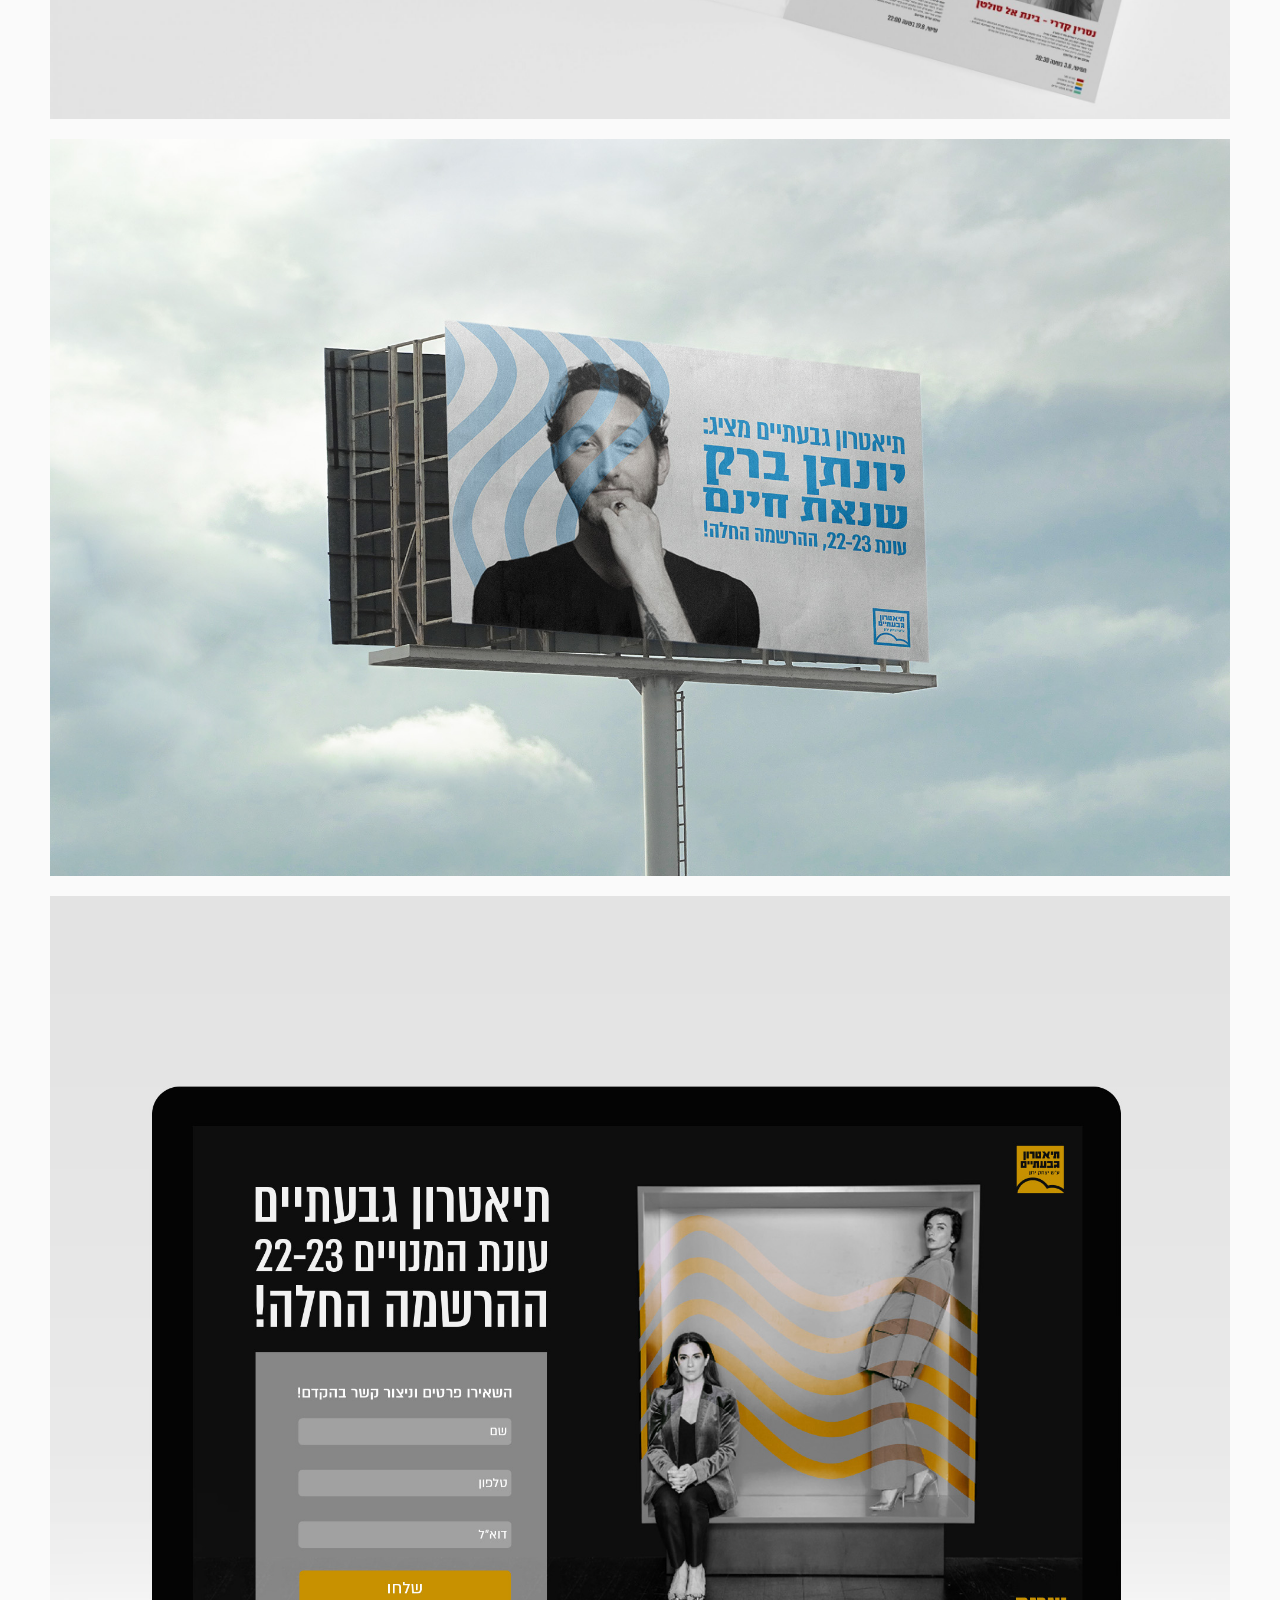
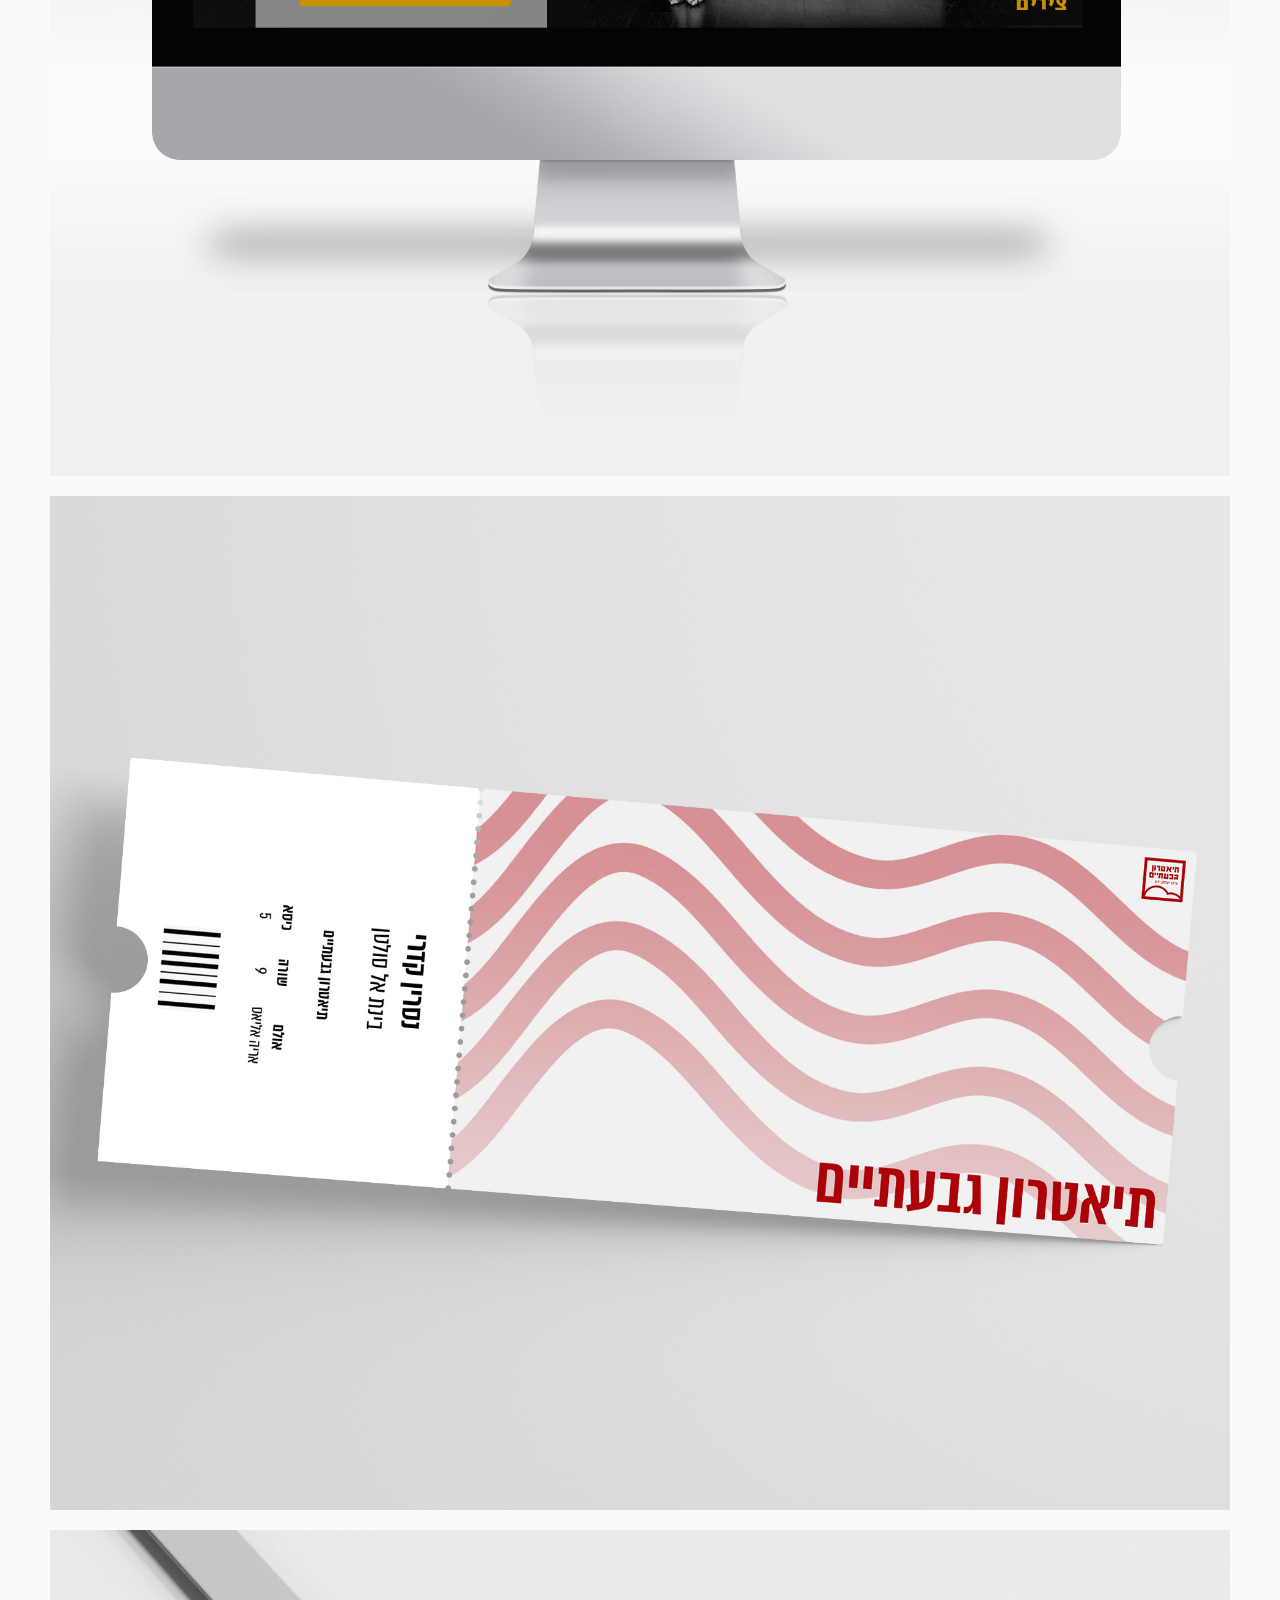
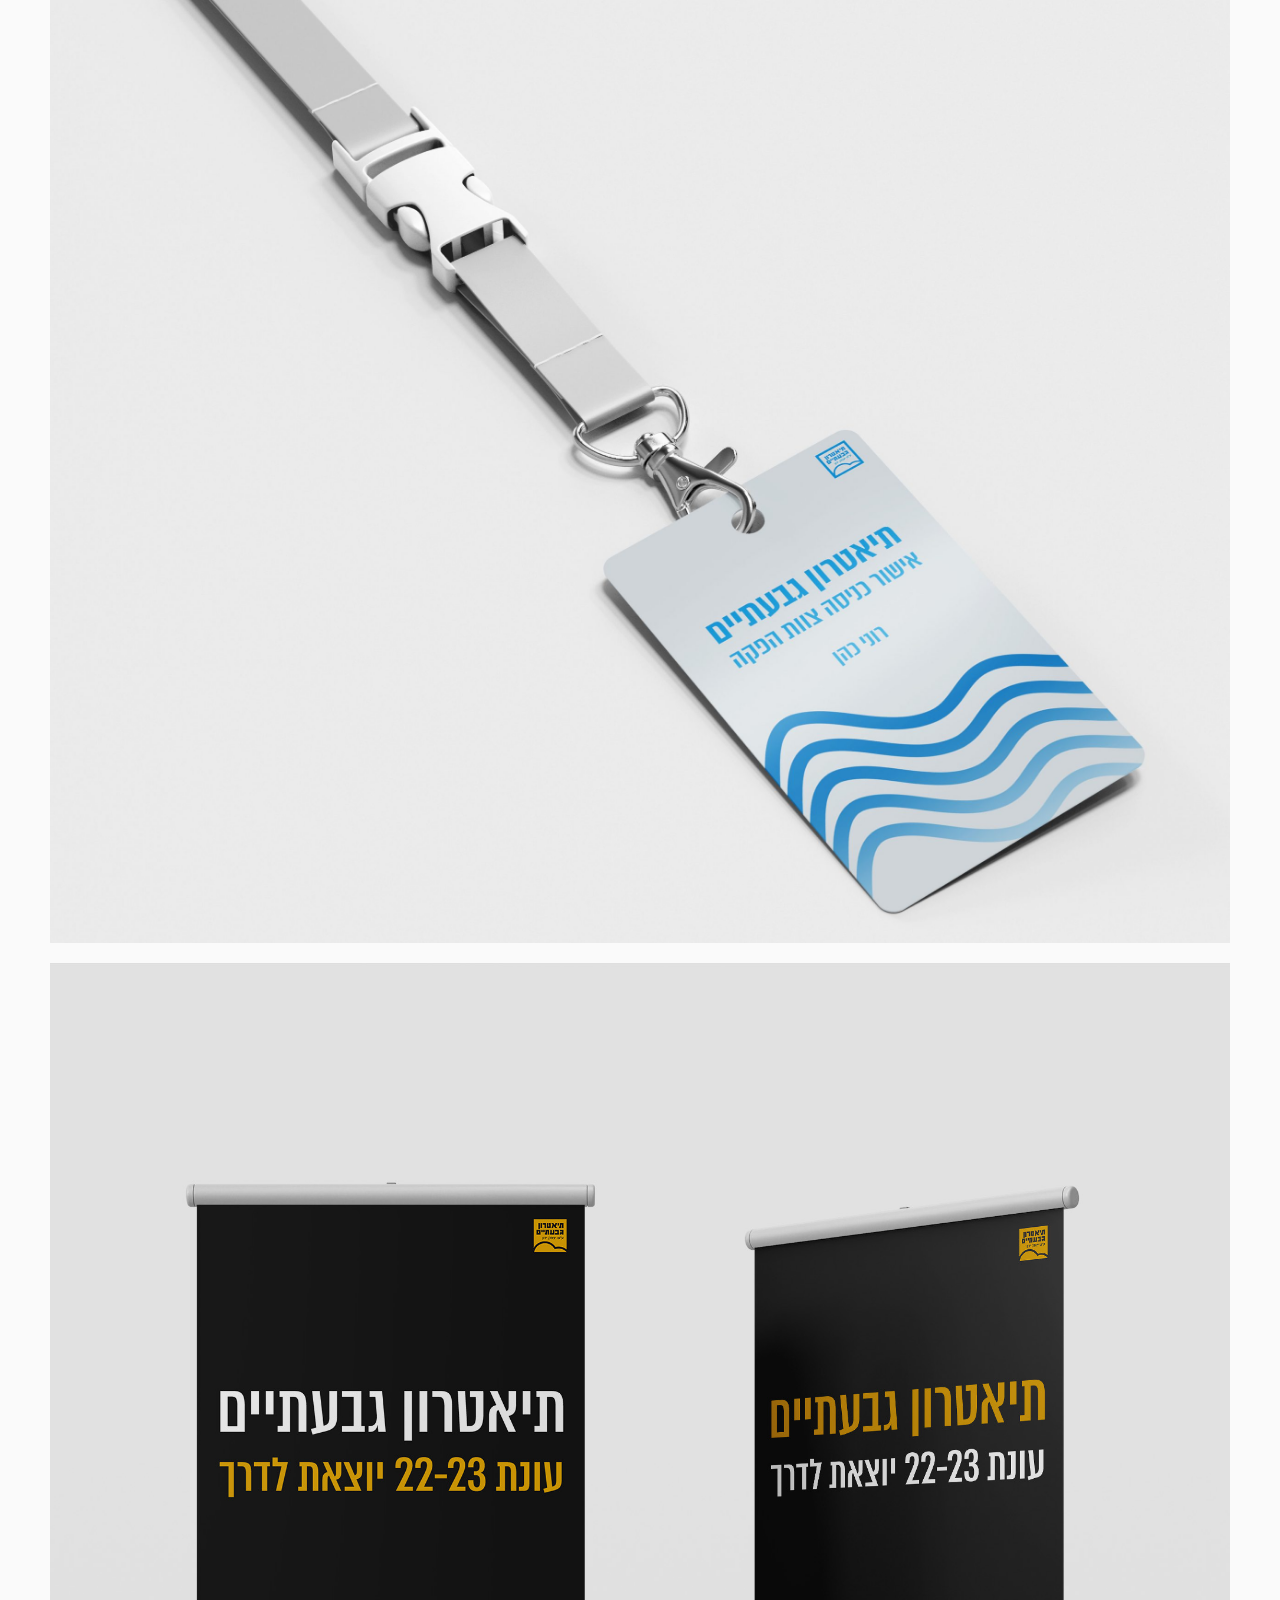
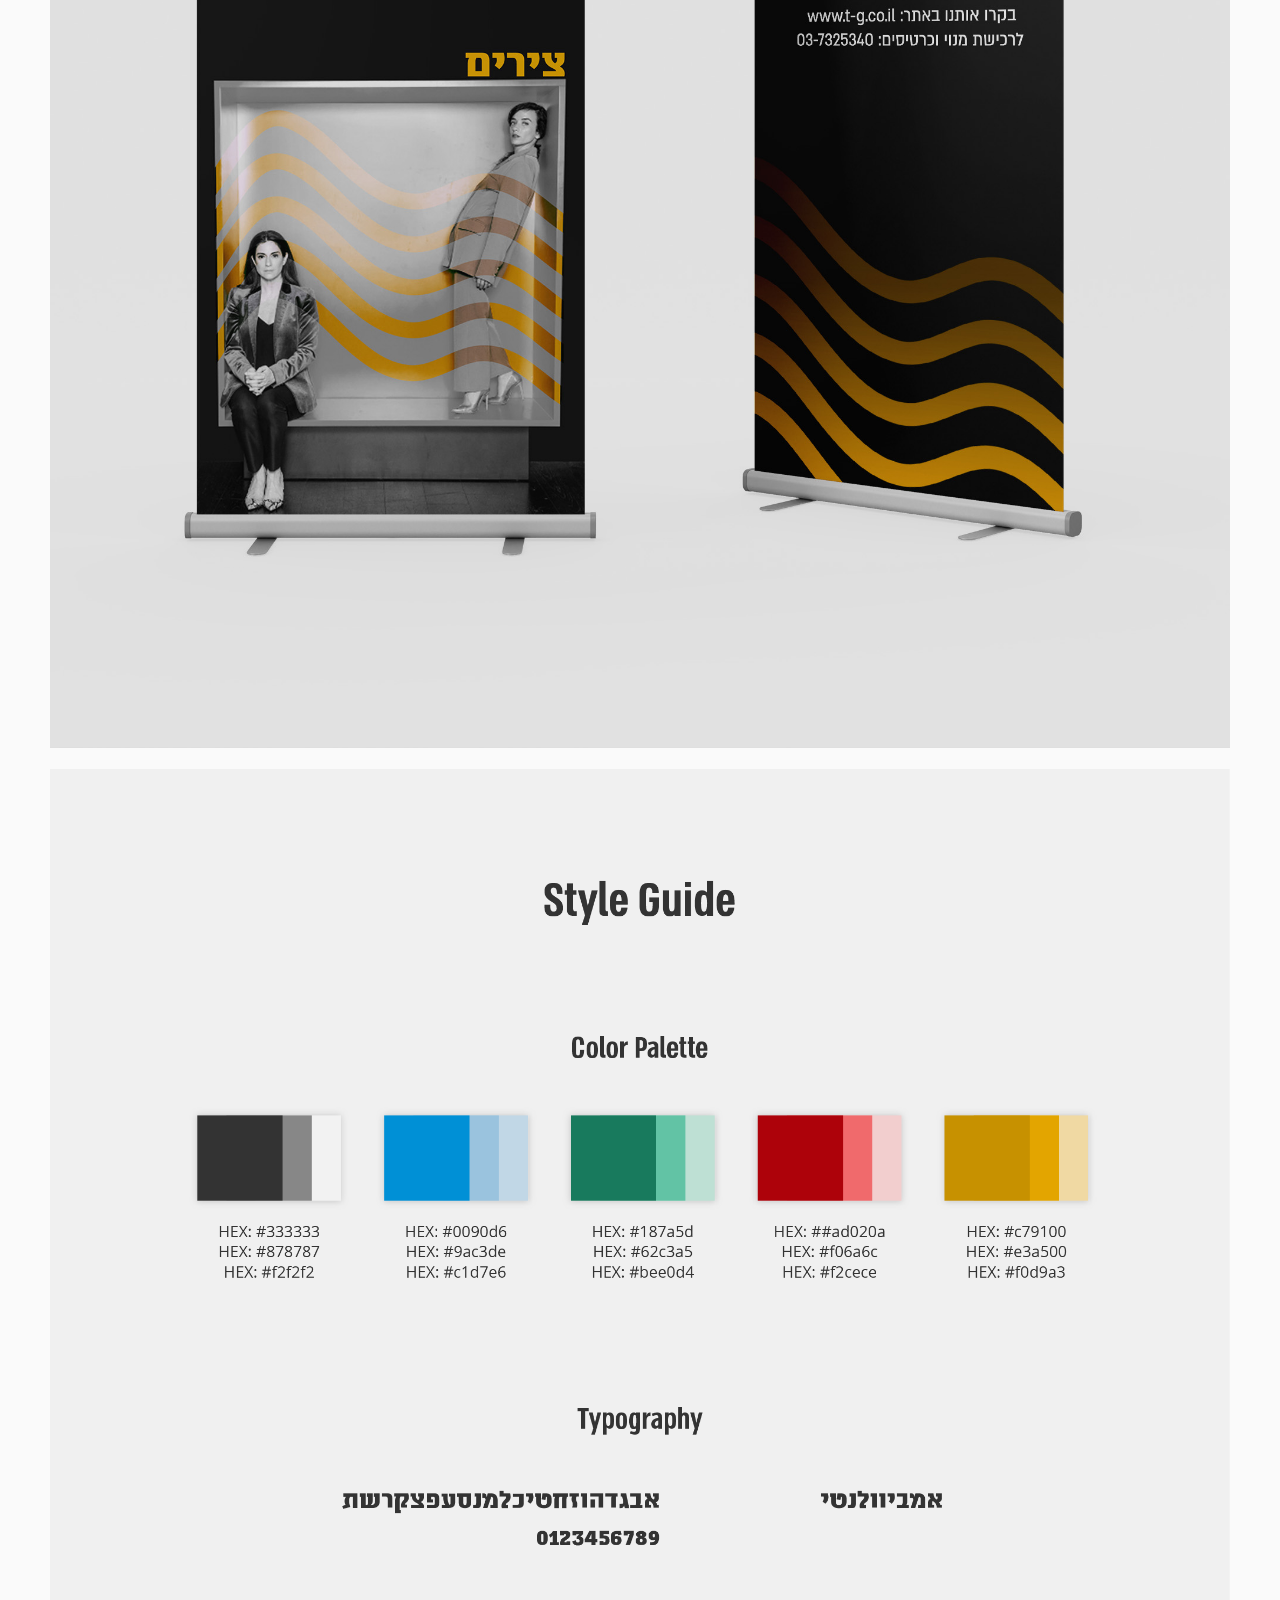
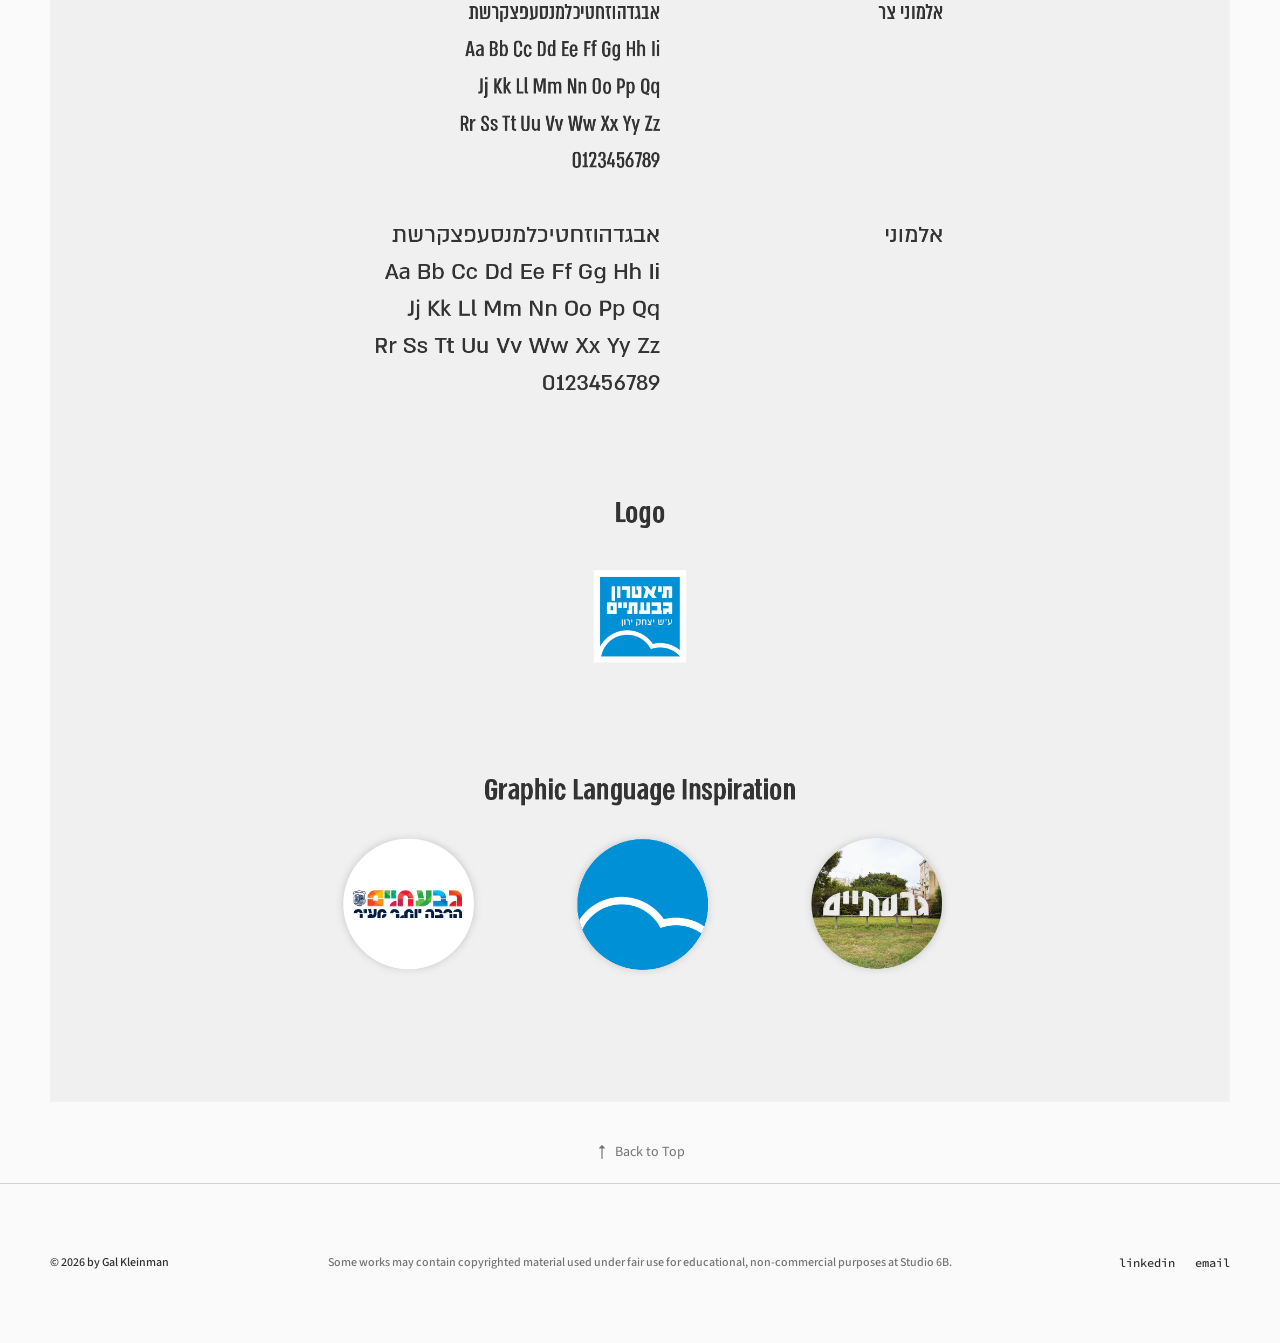
<file: givatayim-theatre/index.html>
<!DOCTYPE html>
<html lang="en" class="no-js">
<head>
  <meta charset="utf-8">
  <meta name="viewport" content="width=device-width, initial-scale=1">
  <title>Givatayim Theatre – Gal Kleinman</title>
  <meta name="description" content="Givatayim Theatre: a branding suggestion with a young, cohesive graphic language.">
  <link rel="canonical" href="https://galkleinman.com/givatayim-theatre/">

  <meta property="og:type" content="website">
  <meta property="og:site_name" content="Gal Kleinman">
  <meta property="og:title" content="Givatayim Theatre – Gal Kleinman">
  <meta property="og:description" content="Givatayim Theatre: a branding suggestion with a young, cohesive graphic language.">
  <meta property="og:url" content="https://galkleinman.com/givatayim-theatre/">
  <meta property="og:image" content="https://galkleinman.com/images/givatayim-theatre/Portfolio-TG-Plain-Background-Posters-Mockup-Nasrin-Yonatan-Barak.jpg">

  <link rel="icon" type="image/png" href="../images/favicon.png">
  <link rel="apple-touch-icon" href="../images/favicon.png">

  <link rel="preconnect" href="https://fonts.googleapis.com">
  <link rel="preconnect" href="https://fonts.gstatic.com" crossorigin>
  <link rel="stylesheet" href="https://fonts.googleapis.com/css2?family=Source+Code+Pro:wght@400;500&amp;family=Source+Sans+3:wght@400;500;600;700&amp;family=Source+Serif+4:wght@400&amp;display=swap">
  <link rel="stylesheet" href="../css/style.css">
  <script src="../js/main.js" defer></script>
</head>
<body>
  <a class="skip-link" href="#content">Skip to content</a>

  <header class="site-header" id="top">
    <div class="container site-header__inner">
      <a class="site-logo" href="../">gal.</a>

      <button class="menu-toggle" type="button" aria-expanded="false" aria-controls="site-nav" aria-label="Open menu">
        <span class="menu-toggle__bar"></span>
        <span class="menu-toggle__bar"></span>
      </button>

      <nav class="site-nav" id="site-nav" aria-label="Main">
        <ul class="site-nav__list">
          <li><a href="../" aria-current="page">Work</a></li>
          <li><a href="../about/">About</a></li>
        </ul>
      </nav>
    </div>
  </header>

  <main id="content" class="project">
    <div class="container">
      <figure class="project__hero">
        <img src="../images/givatayim-theatre/Portfolio-TG-Plain-Background-Posters-Mockup-Nasrin-Yonatan-Barak.jpg" alt="Givatayim Theatre posters" fetchpriority="high">
      </figure>

      <header class="project__intro">
        <div class="project__heading">
          <h1 class="project__title">Givatayim Theatre</h1>
        </div>
        <div class="project__text prose">
          <p>Branding suggestion for Givatayim theatre, based on an existing logo. The main goal of the project was to create a young, cohesive graphic language, that will speak to veteran theatergoers and newcomers alike.</p>
          <p>The graphic elements are inspired by the Givatayim hills and the color palette is based on the Givatayim city logo.</p>
          <p>This project was created during my studies and was co-designed with Lexi Adiel.</p>
        </div>
      </header>

      <div class="project__gallery">
        <img src="../images/givatayim-theatre/Portfolio-Instegram-Moadon-Haverot-Yonatan-Barak-2.jpg" alt="Givatayim Theatre Instagram post" loading="lazy" decoding="async">
        <img src="../images/givatayim-theatre/Portfolio-Instegram-Tzirim-Nasrin-Mockup-5.jpg" alt="Givatayim Theatre Instagram posts" loading="lazy" decoding="async">
        <img src="../images/givatayim-theatre/Pic-3-Colors-Program-Mockup.jpg" alt="Givatayim Theatre programs in three colors" loading="lazy" decoding="async">
        <img src="../images/givatayim-theatre/Portfolio-TG-Inside-Program-Mockup-2-scaled.jpg" alt="Inside a Givatayim Theatre program" loading="lazy" decoding="async">
        <img src="../images/givatayim-theatre/Portfolio-Yonatan-Barak-Billboard-Day-5.jpg" alt="Givatayim Theatre billboard" loading="lazy" decoding="async">
        <img src="../images/givatayim-theatre/Portfolio-TG-Landing-Page-Mockup-Tzirim-3.jpg" alt="Givatayim Theatre landing page" loading="lazy" decoding="async">
        <img src="../images/givatayim-theatre/Portfolio-TG-Theater-Ticket-Top-View-2.jpg" alt="Givatayim Theatre ticket" loading="lazy" decoding="async">
        <img src="../images/givatayim-theatre/Portfolio-TG-Production-Card-6-scaled.jpg" alt="Givatayim Theatre production card" loading="lazy" decoding="async">
        <img src="../images/givatayim-theatre/Portfolio-Tzirim-Rollup-3.jpg" alt="Givatayim Theatre roll-up banner" loading="lazy" decoding="async">
        <img src="../images/givatayim-theatre/TG-Style-Guide-7.png" alt="Givatayim Theatre style guide" loading="lazy" decoding="async">
      </div>

      <p class="back-to-top"><a href="#top">Back to Top</a></p>
    </div>
  </main>

  <footer class="site-footer">
    <div class="container site-footer__inner">
      <div class="site-footer__legal">
        <p class="site-footer__copyright">&copy; <span data-year>2026</span> by Gal Kleinman</p>
        <p class="site-footer__note">Some works may contain copyrighted material used under fair use for educational, non-commercial purposes at Studio 6B.</p>
      </div>
      <ul class="site-footer__links">
        <li><a href="https://www.linkedin.com/in/galkleinman" target="_blank" rel="noopener">linkedin</a></li>
        <li><a href="mailto:gal.kleinman@gmail.com">email</a></li>
      </ul>
    </div>
  </footer>
</body>
</html>
</file>
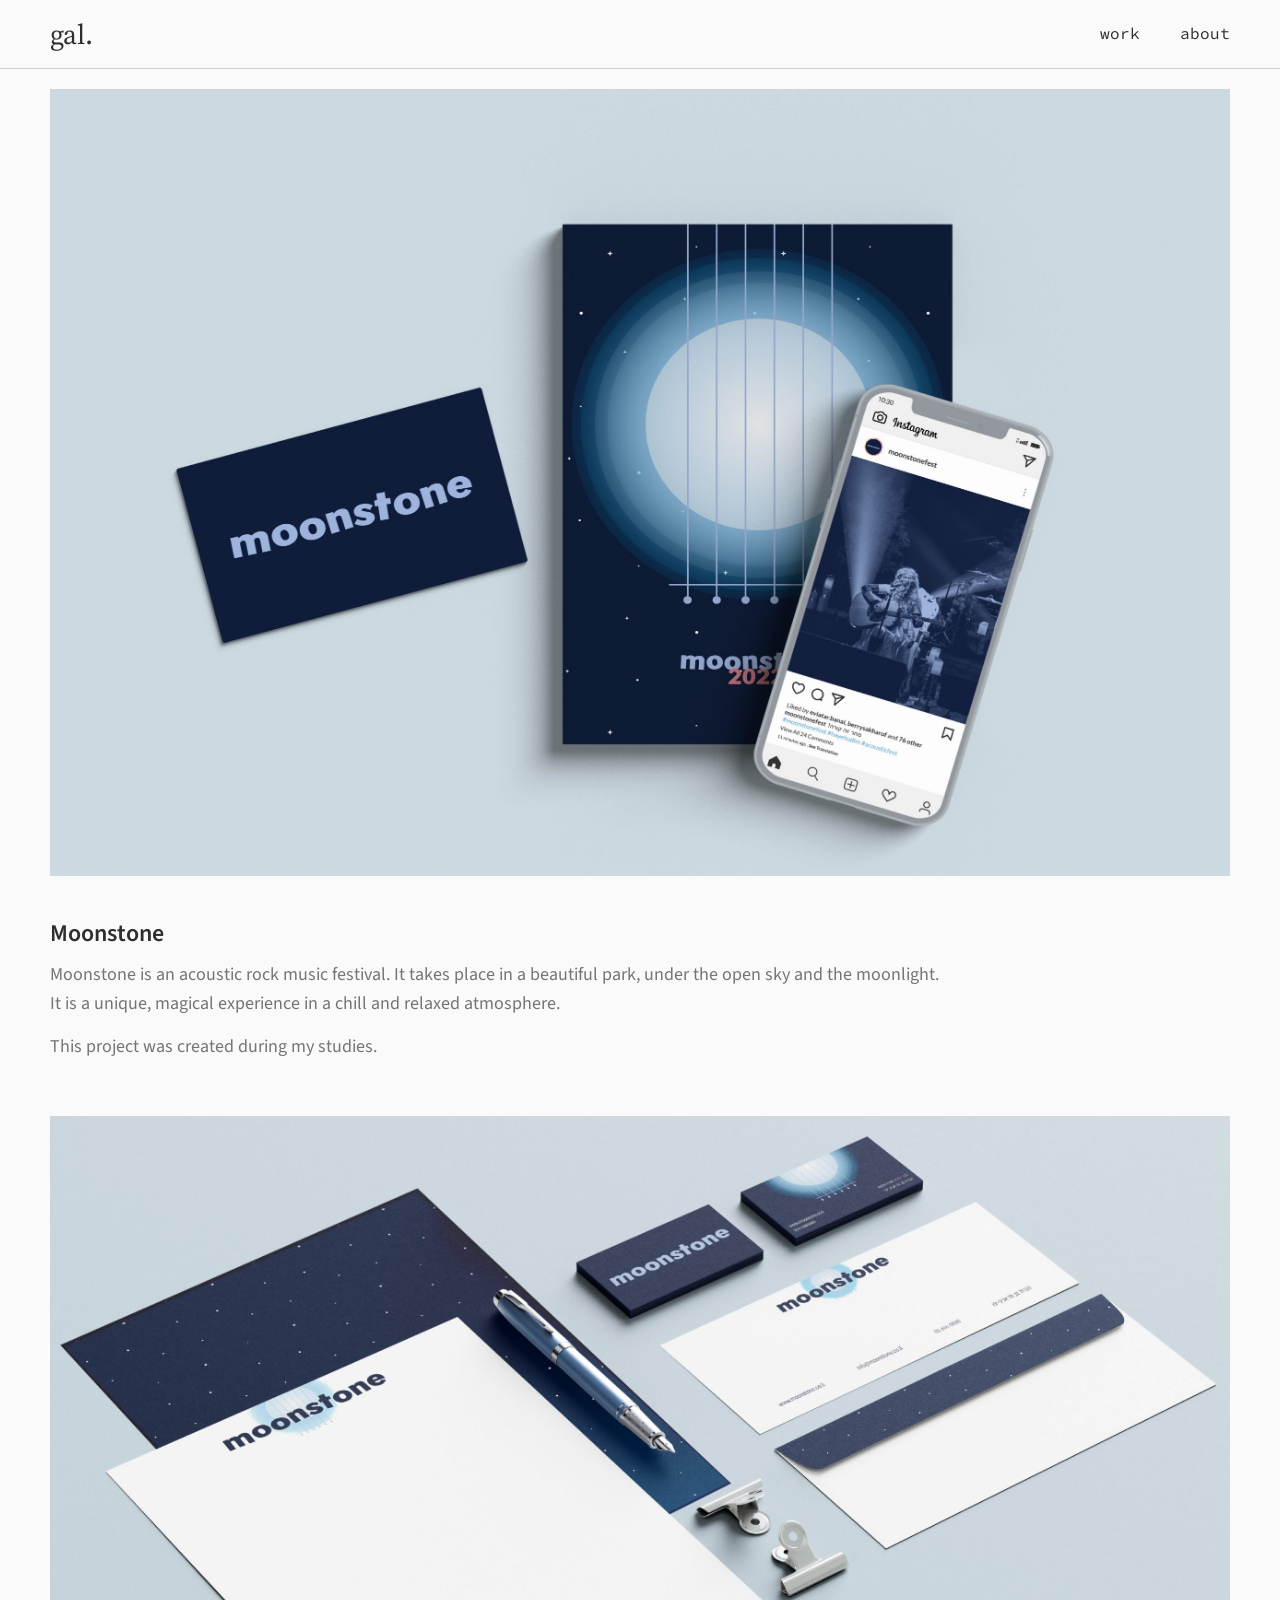
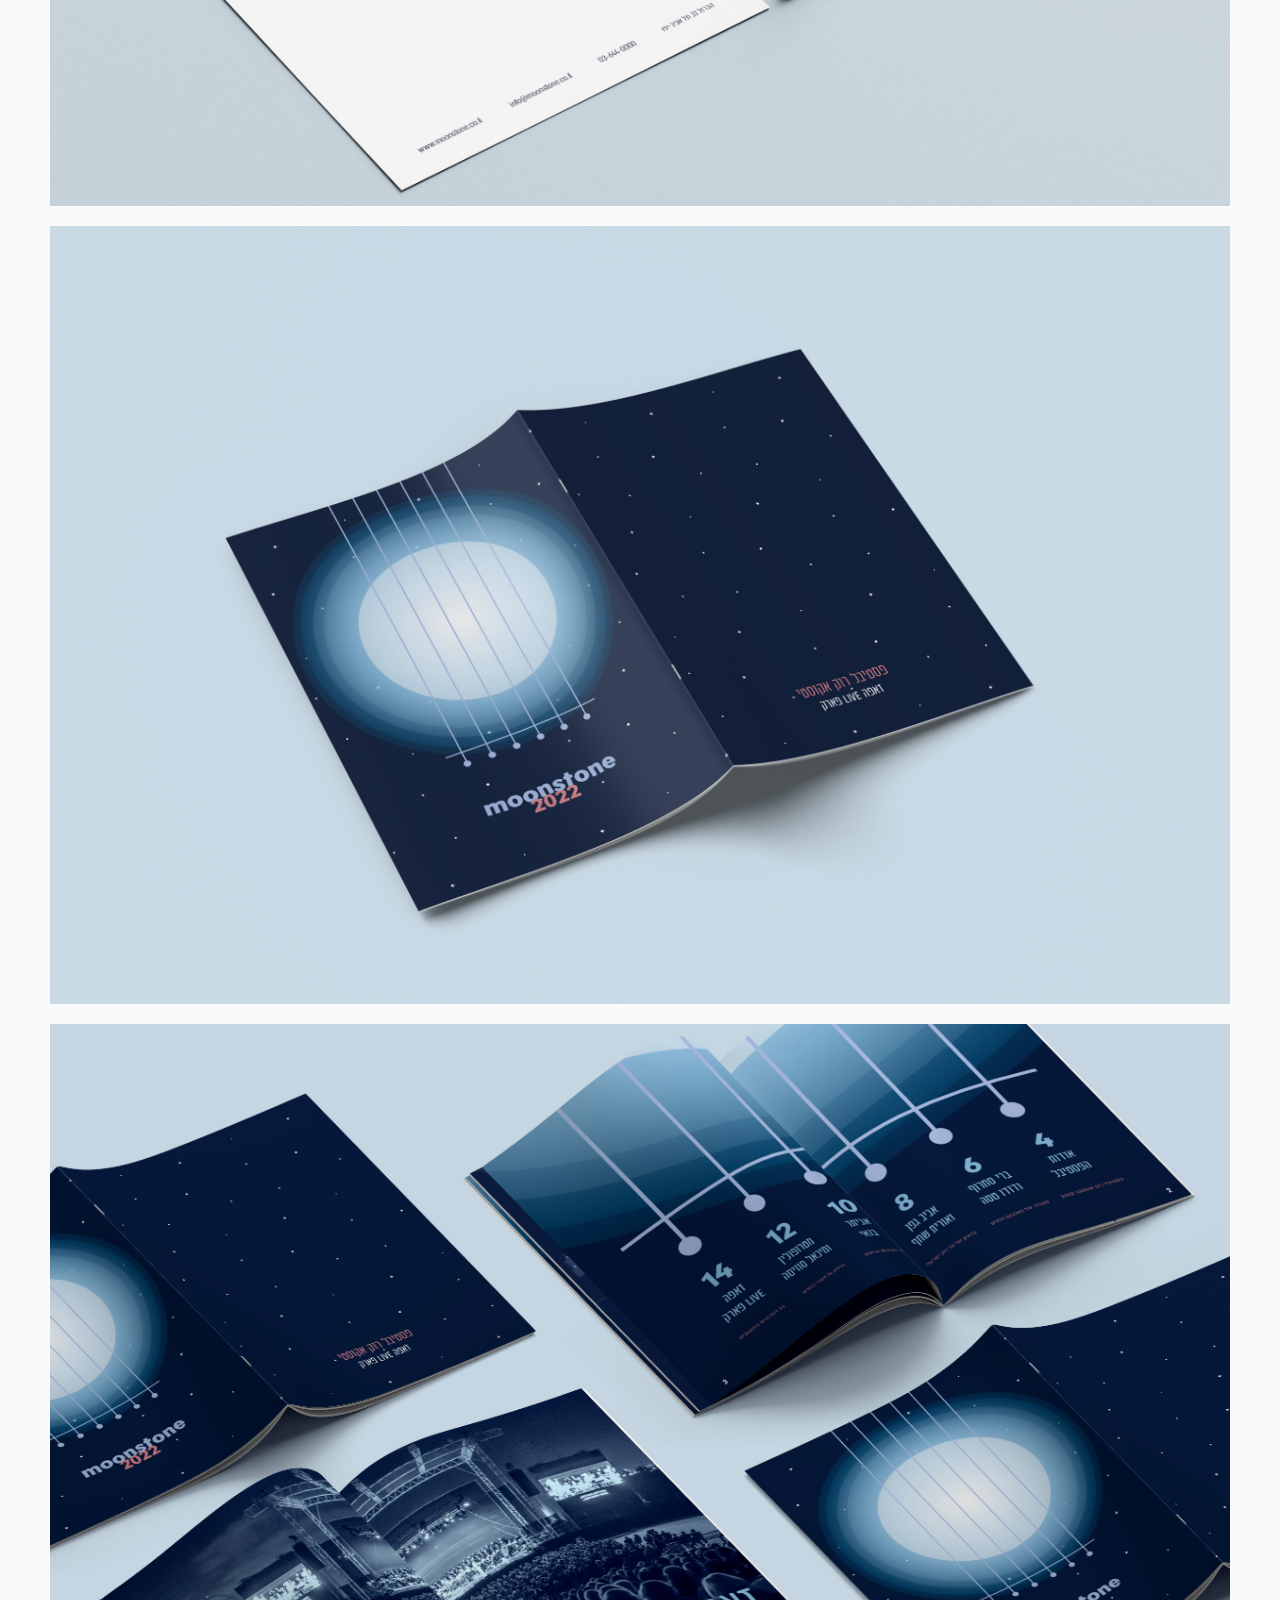
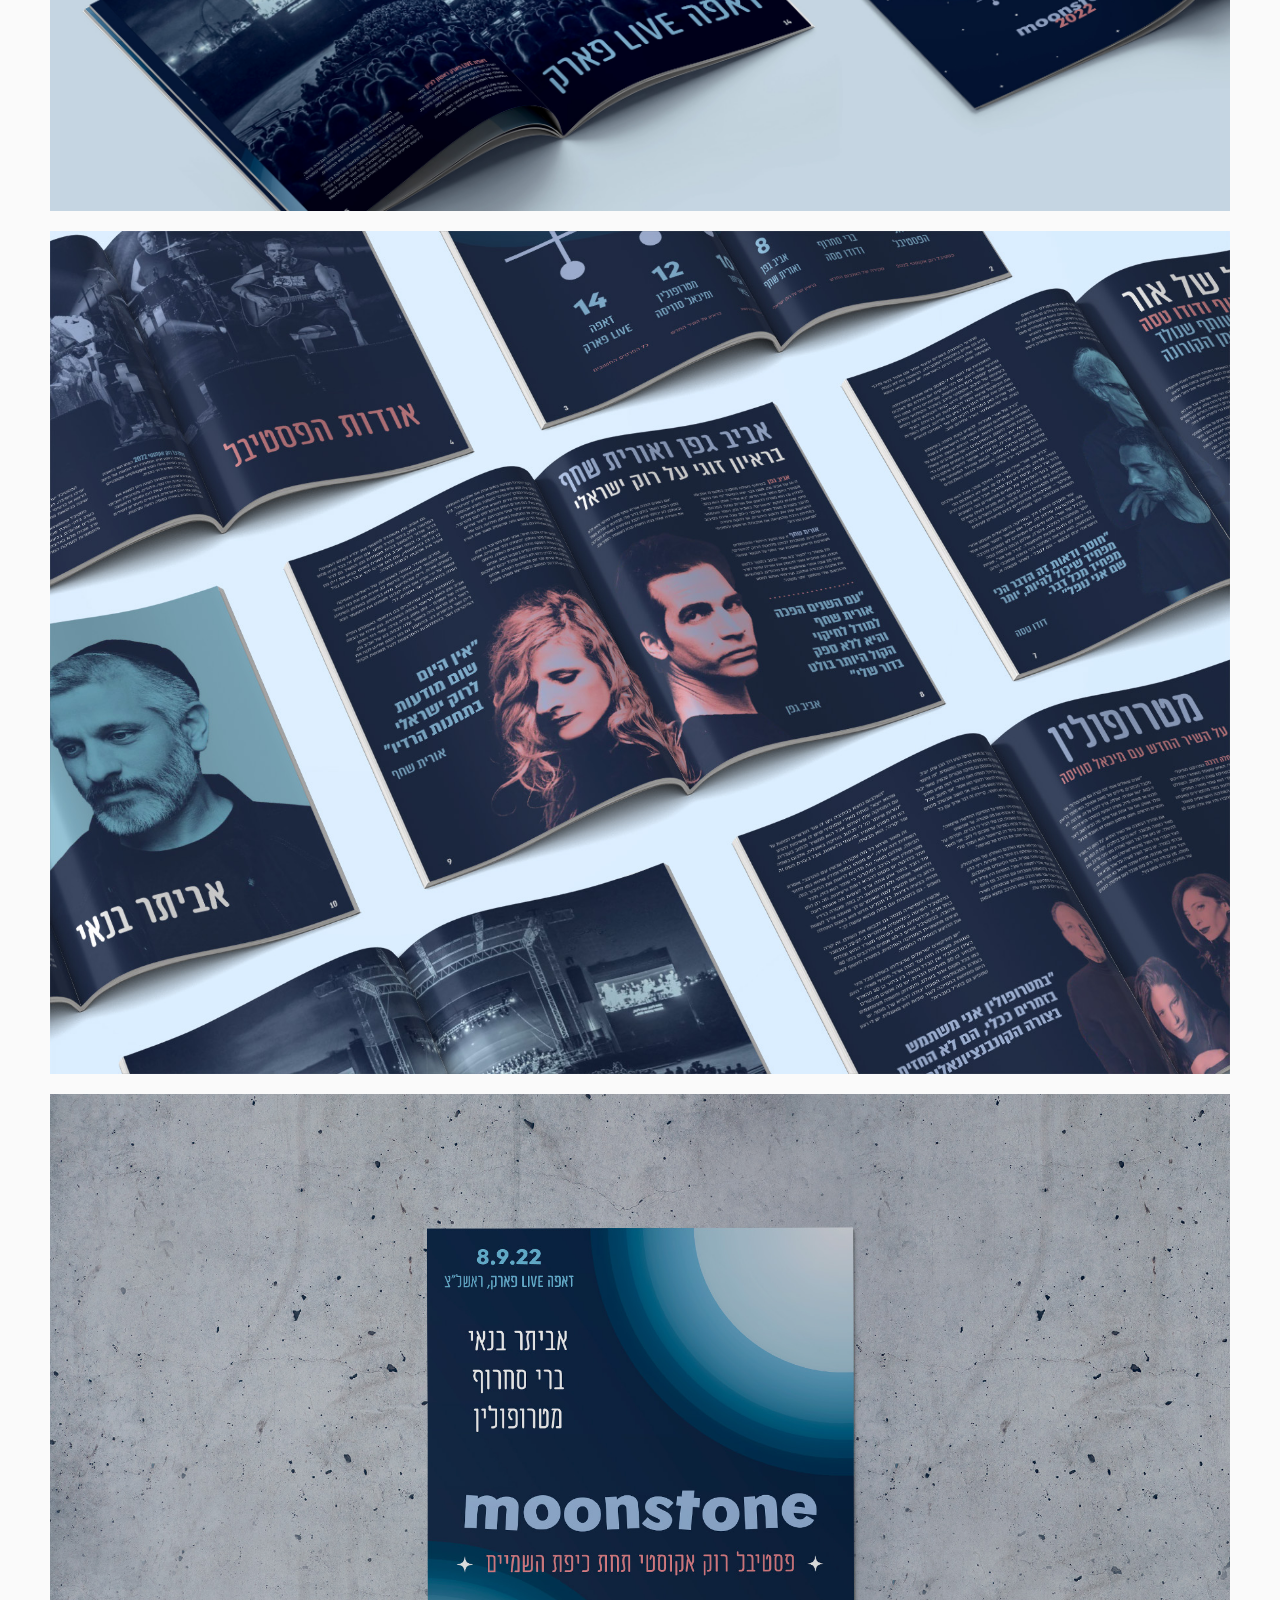
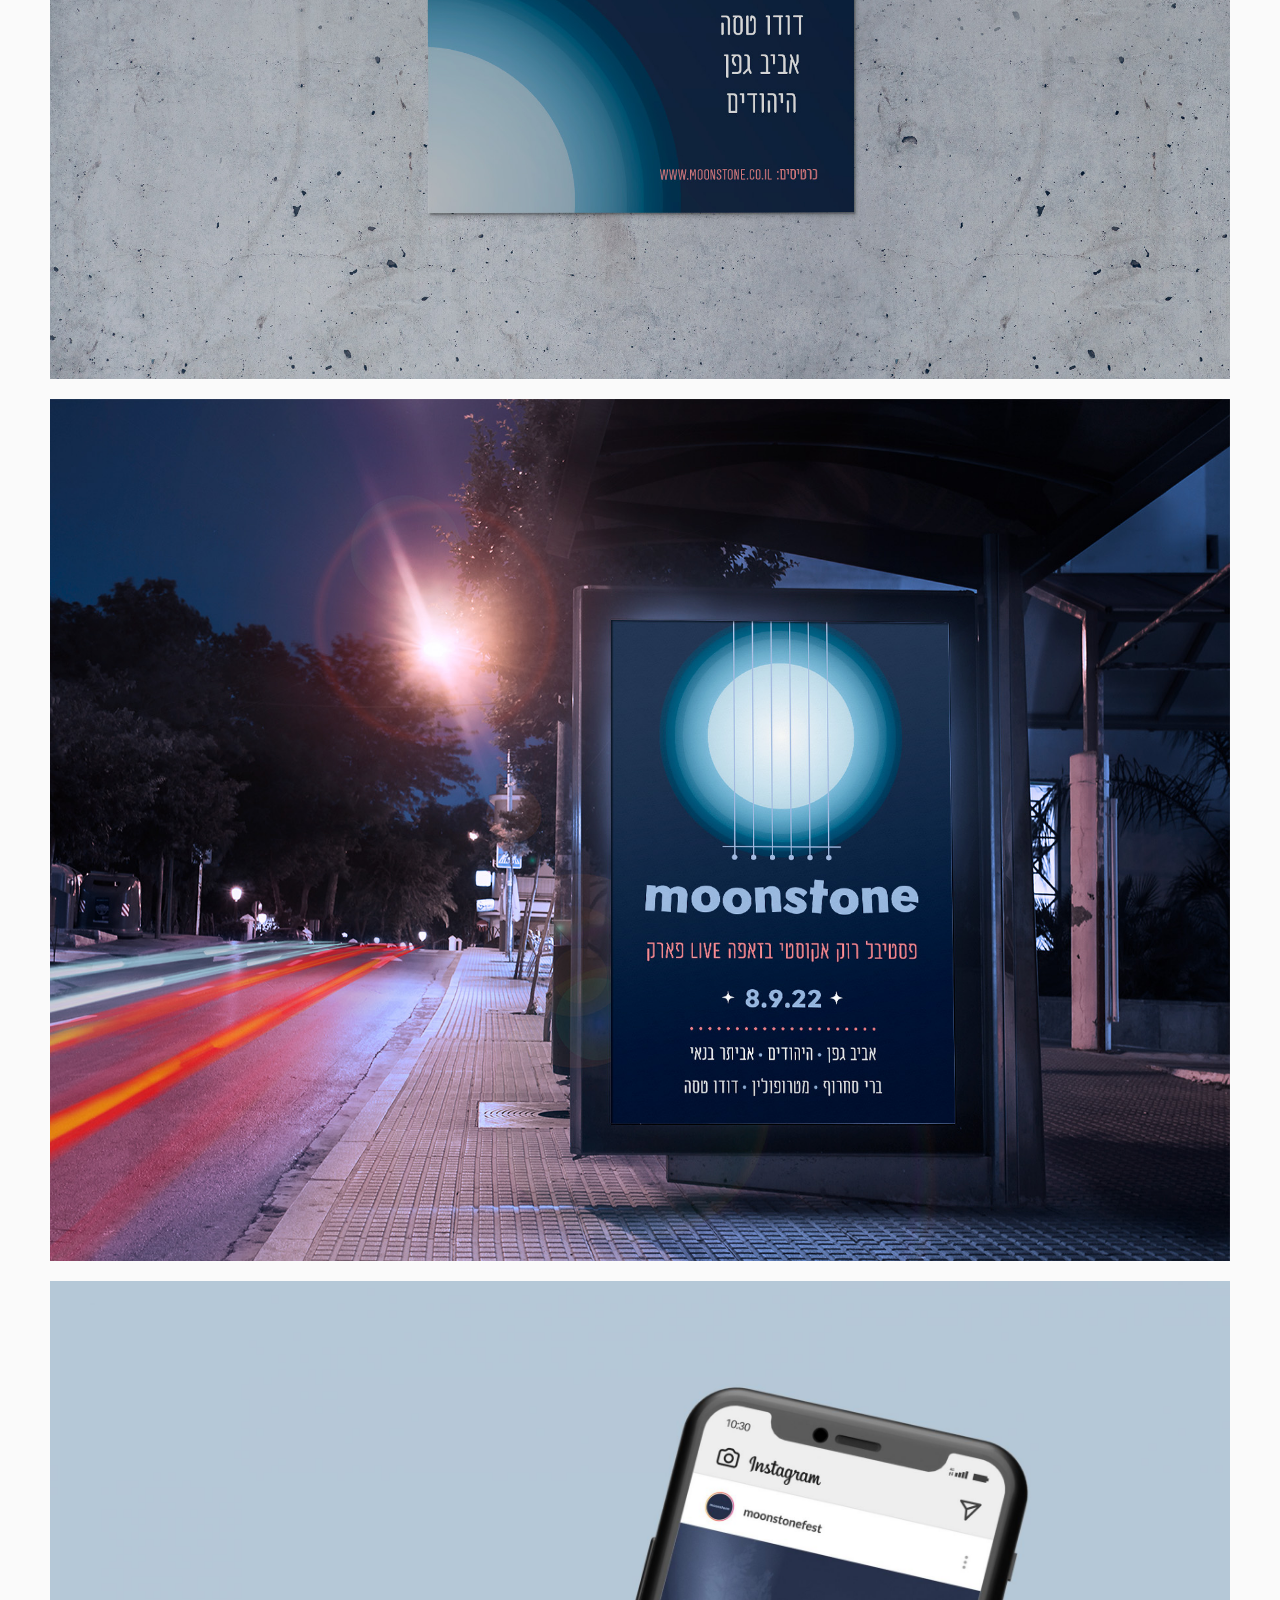
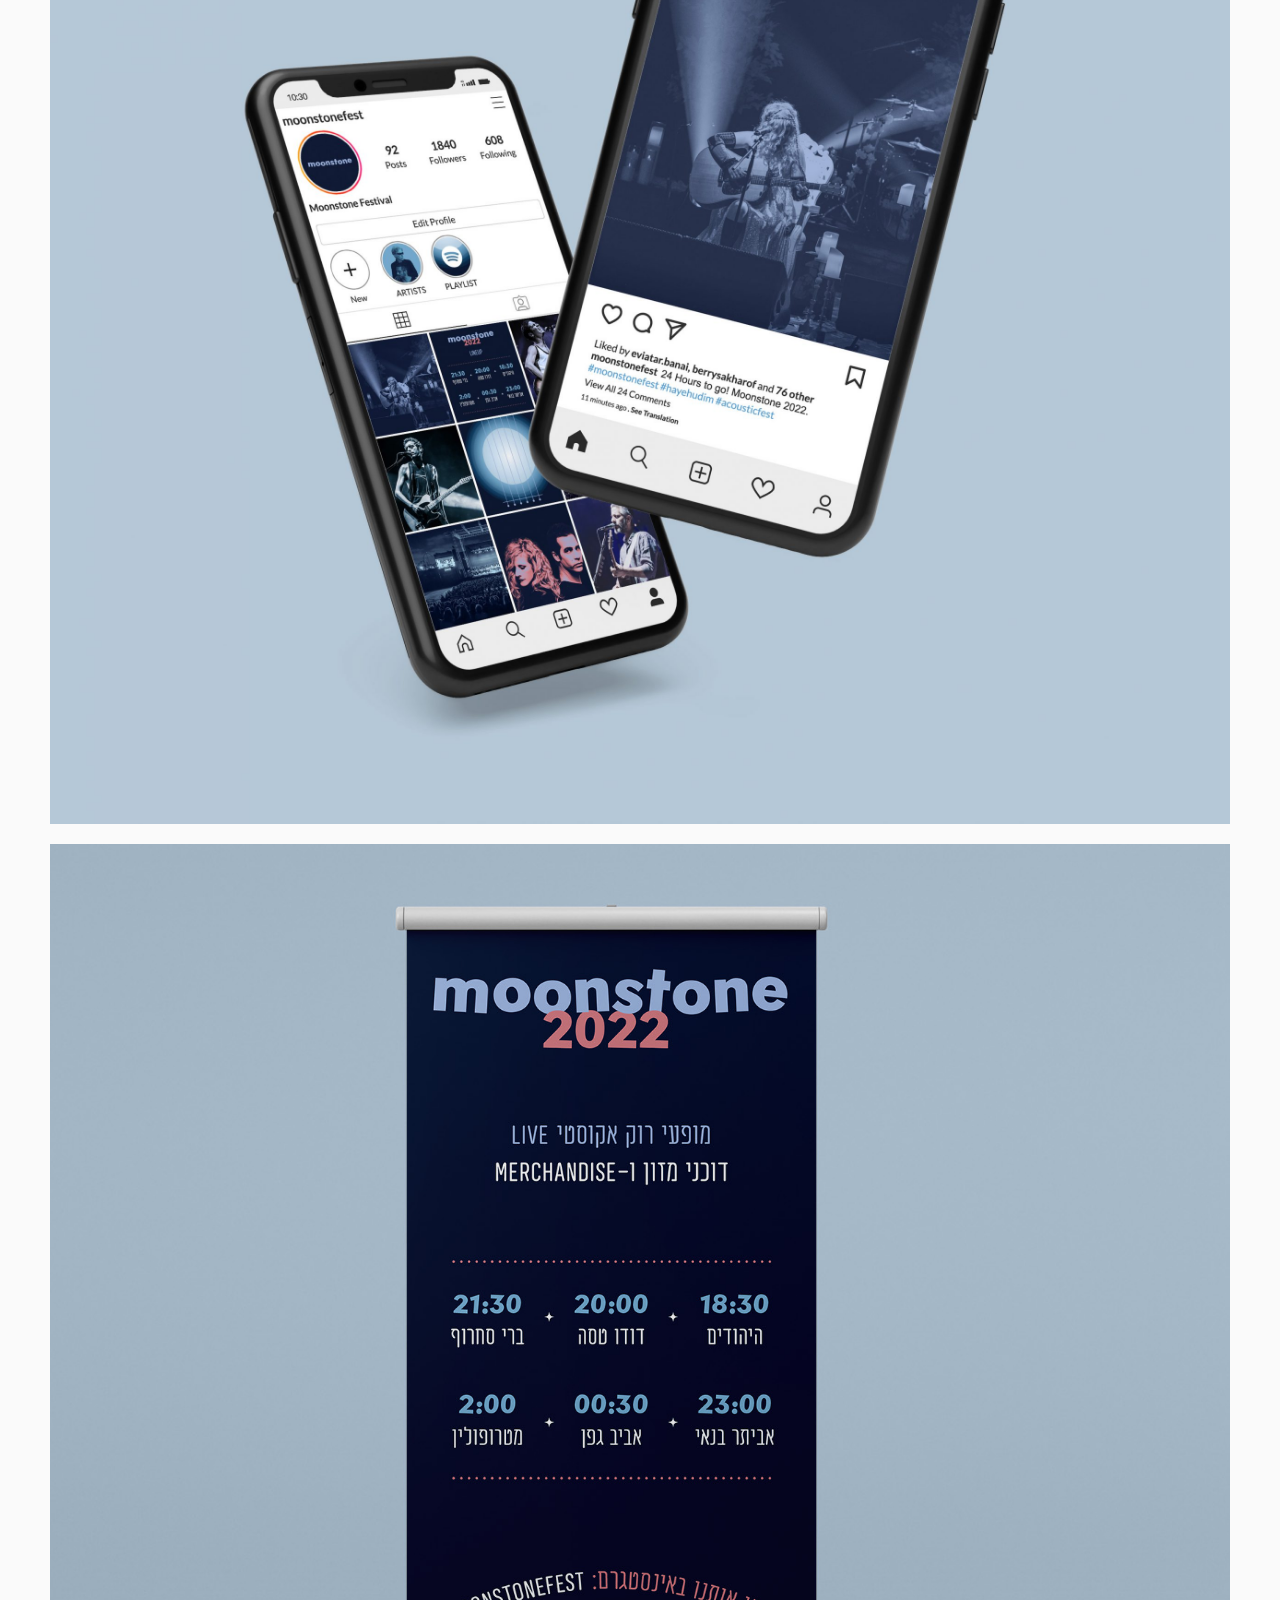
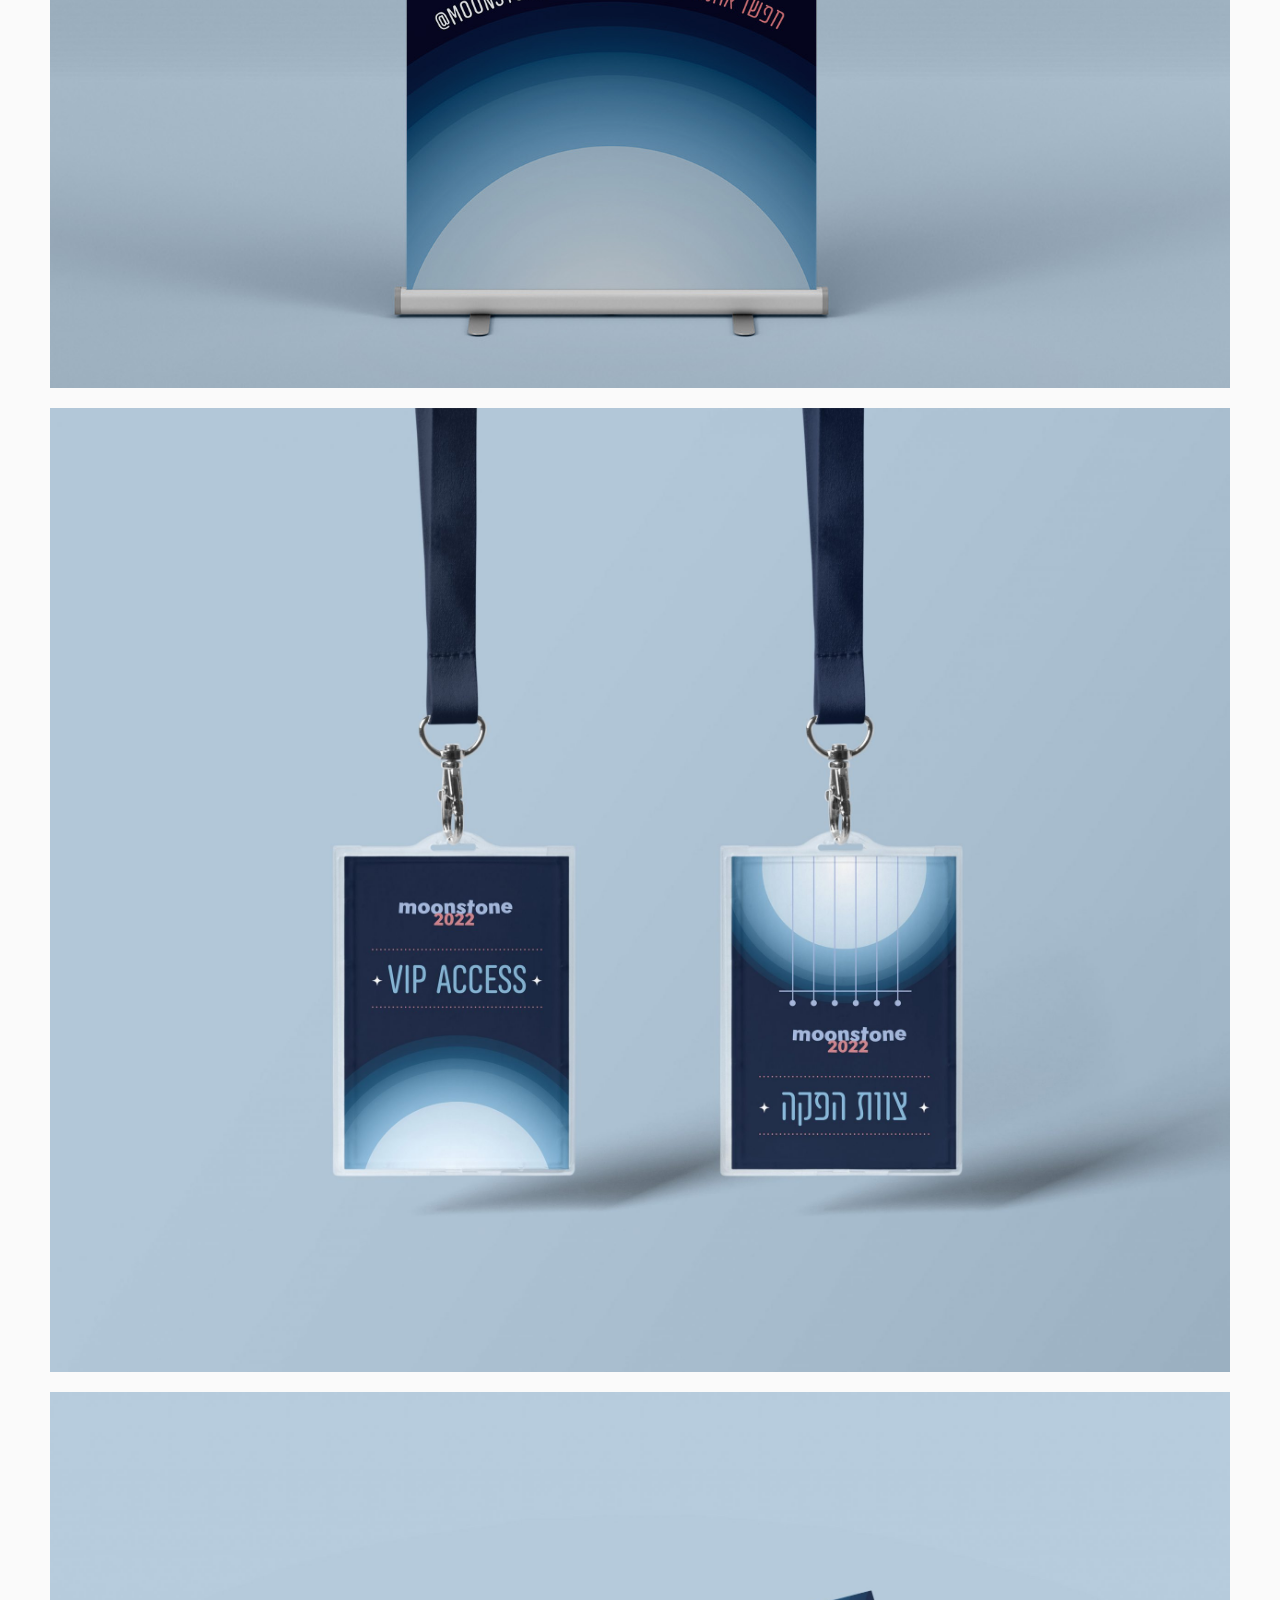
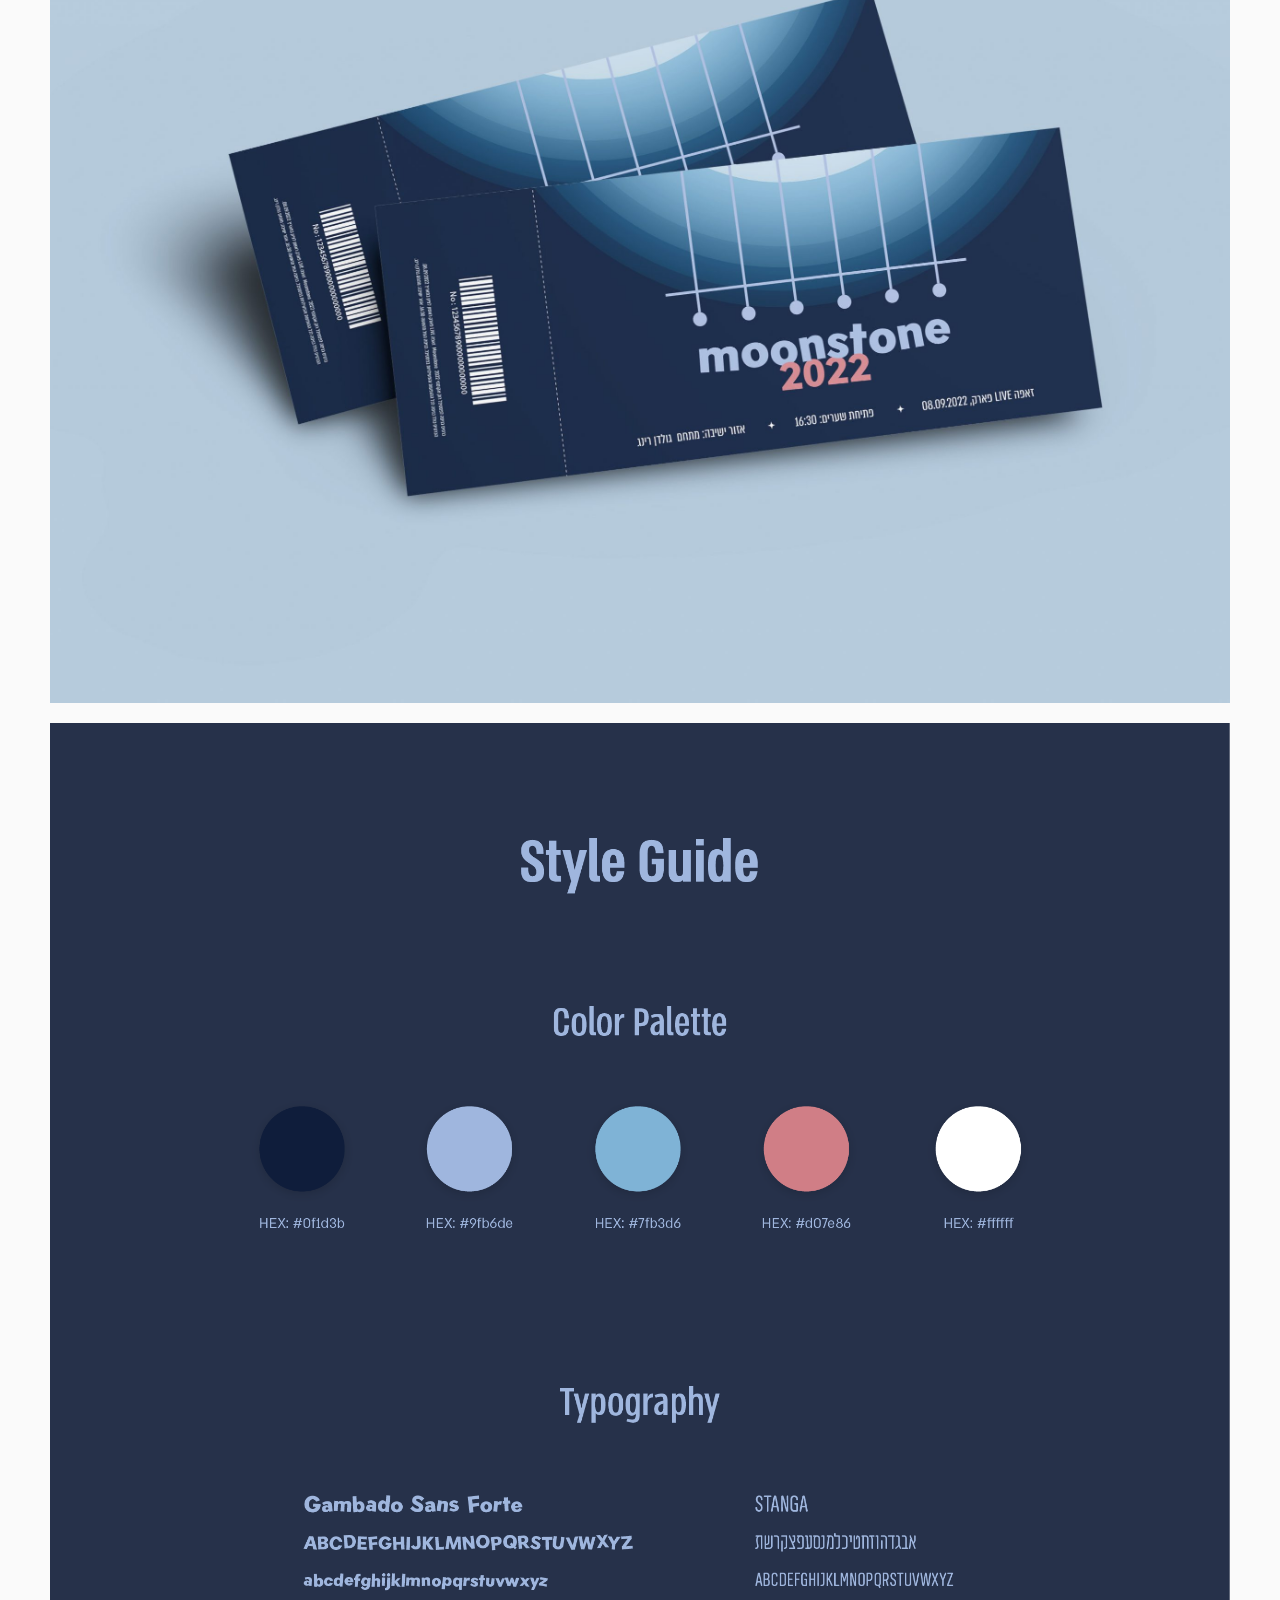
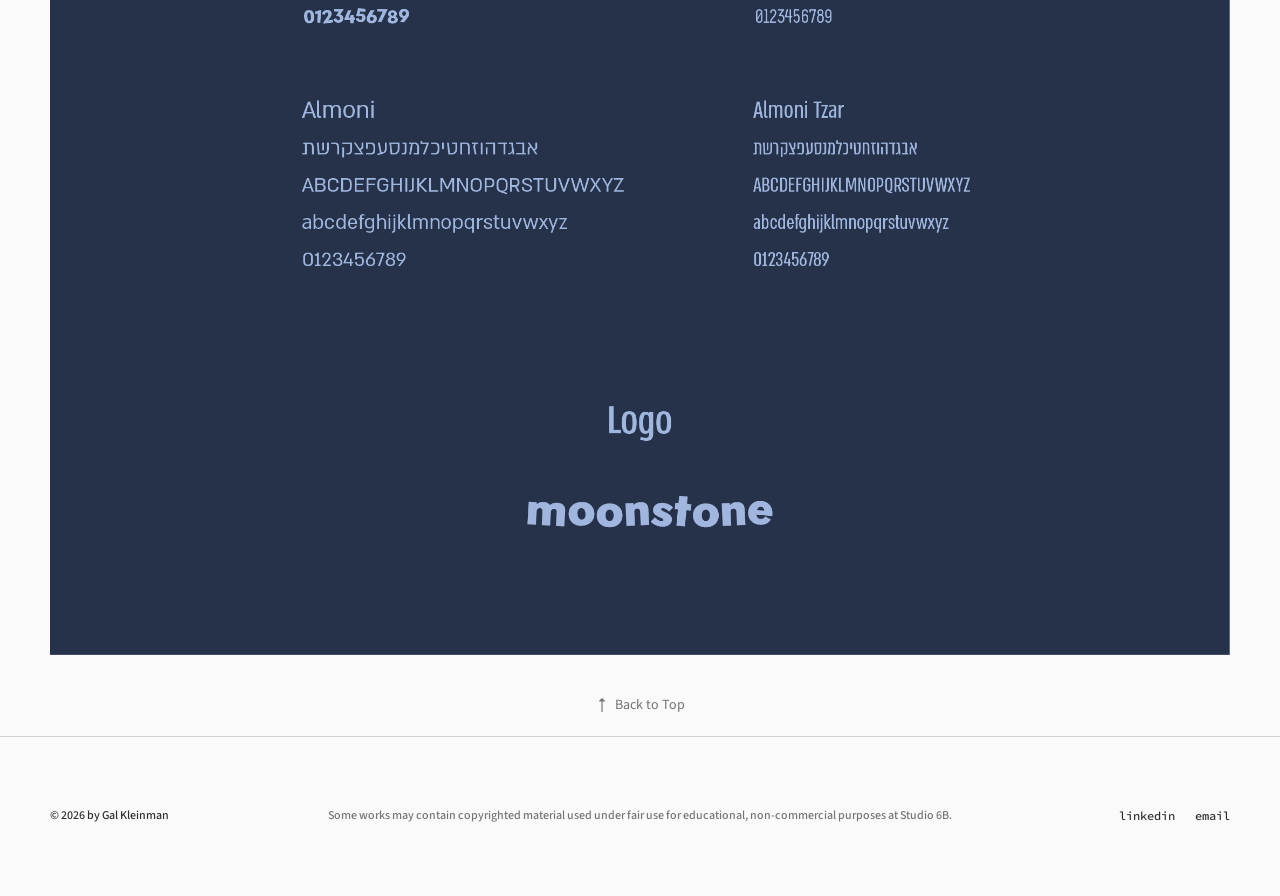
<file: moonstone/index.html>
<!DOCTYPE html>
<html lang="en" class="no-js">
<head>
  <meta charset="utf-8">
  <meta name="viewport" content="width=device-width, initial-scale=1">
  <title>Moonstone – Gal Kleinman</title>
  <meta name="description" content="Moonstone: brand identity for an acoustic rock music festival under the open sky.">
  <link rel="canonical" href="https://galkleinman.com/moonstone/">

  <meta property="og:type" content="website">
  <meta property="og:site_name" content="Gal Kleinman">
  <meta property="og:title" content="Moonstone – Gal Kleinman">
  <meta property="og:description" content="Moonstone: brand identity for an acoustic rock music festival under the open sky.">
  <meta property="og:url" content="https://galkleinman.com/moonstone/">
  <meta property="og:image" content="https://galkleinman.com/images/moonstone/Moonstone-Homepage-5-scaled.jpg">

  <link rel="icon" type="image/png" href="../images/favicon.png">
  <link rel="apple-touch-icon" href="../images/favicon.png">

  <link rel="preconnect" href="https://fonts.googleapis.com">
  <link rel="preconnect" href="https://fonts.gstatic.com" crossorigin>
  <link rel="stylesheet" href="https://fonts.googleapis.com/css2?family=Source+Code+Pro:wght@400;500&amp;family=Source+Sans+3:wght@400;500;600;700&amp;family=Source+Serif+4:wght@400&amp;display=swap">
  <link rel="stylesheet" href="../css/style.css">
  <script src="../js/main.js" defer></script>
</head>
<body>
  <a class="skip-link" href="#content">Skip to content</a>

  <header class="site-header" id="top">
    <div class="container site-header__inner">
      <a class="site-logo" href="../">gal.</a>

      <button class="menu-toggle" type="button" aria-expanded="false" aria-controls="site-nav" aria-label="Open menu">
        <span class="menu-toggle__bar"></span>
        <span class="menu-toggle__bar"></span>
      </button>

      <nav class="site-nav" id="site-nav" aria-label="Main">
        <ul class="site-nav__list">
          <li><a href="../" aria-current="page">Work</a></li>
          <li><a href="../about/">About</a></li>
        </ul>
      </nav>
    </div>
  </header>

  <main id="content" class="project">
    <div class="container">
      <figure class="project__hero">
        <img src="../images/moonstone/Moonstone-Homepage-5-scaled.jpg" alt="Moonstone festival branding" fetchpriority="high">
      </figure>

      <header class="project__intro">
        <div class="project__heading">
          <h1 class="project__title">Moonstone</h1>
        </div>
        <div class="project__text prose">
          <p>Moonstone is an acoustic rock music festival. It takes place in a beautiful park, under the open sky and the moonlight.<br>
          It is a unique, magical experience in a chill and relaxed atmosphere.</p>
          <p>This project was created during my studies.</p>
        </div>
      </header>

      <div class="project__gallery">
        <img src="../images/moonstone/Portfolio-Moonstone-Full-Stationary-5-scaled.jpg" alt="Moonstone stationery set" loading="lazy" decoding="async">
        <img src="../images/moonstone/Portfolio-Moonstone-Magazine-Cover-1.jpg" alt="Moonstone magazine cover" loading="lazy" decoding="async">
        <img src="../images/moonstone/Portfolio-Moonstone-Open-Magazine-Cover-1.jpg" alt="Moonstone open magazine spread" loading="lazy" decoding="async">
        <img src="../images/moonstone/Portfolio-Moonstone-Magazine-Multiple-Pages-2.jpg" alt="Moonstone magazine pages" loading="lazy" decoding="async">
        <img src="../images/moonstone/Portfolio-Moonstone-Ad-1.jpg" alt="Moonstone advertisement" loading="lazy" decoding="async">
        <img src="../images/moonstone/Portfolio-Moonstone-Street-Billboard-5.jpg" alt="Moonstone street billboard" loading="lazy" decoding="async">
        <img src="../images/moonstone/Portfolio-Moonstone-Instegram-Post-2-scaled.jpg" alt="Moonstone Instagram post" loading="lazy" decoding="async">
        <img src="../images/moonstone/Portfolio-Moonstone-Rollup-V5.jpg" alt="Moonstone roll-up banner" loading="lazy" decoding="async">
        <img src="../images/moonstone/Portfolio-Moonstone-Pass-Card-7-scaled.jpg" alt="Moonstone festival pass card" loading="lazy" decoding="async">
        <img src="../images/moonstone/Portfolio-Moonstone-Ticket-1-scaled.jpg" alt="Moonstone ticket" loading="lazy" decoding="async">
        <img src="../images/moonstone/Moonstone-Style-Guide-2.png" alt="Moonstone style guide" loading="lazy" decoding="async">
      </div>

      <p class="back-to-top"><a href="#top">Back to Top</a></p>
    </div>
  </main>

  <footer class="site-footer">
    <div class="container site-footer__inner">
      <div class="site-footer__legal">
        <p class="site-footer__copyright">&copy; <span data-year>2026</span> by Gal Kleinman</p>
        <p class="site-footer__note">Some works may contain copyrighted material used under fair use for educational, non-commercial purposes at Studio 6B.</p>
      </div>
      <ul class="site-footer__links">
        <li><a href="https://www.linkedin.com/in/galkleinman" target="_blank" rel="noopener">linkedin</a></li>
        <li><a href="mailto:gal.kleinman@gmail.com">email</a></li>
      </ul>
    </div>
  </footer>
</body>
</html>
</file>
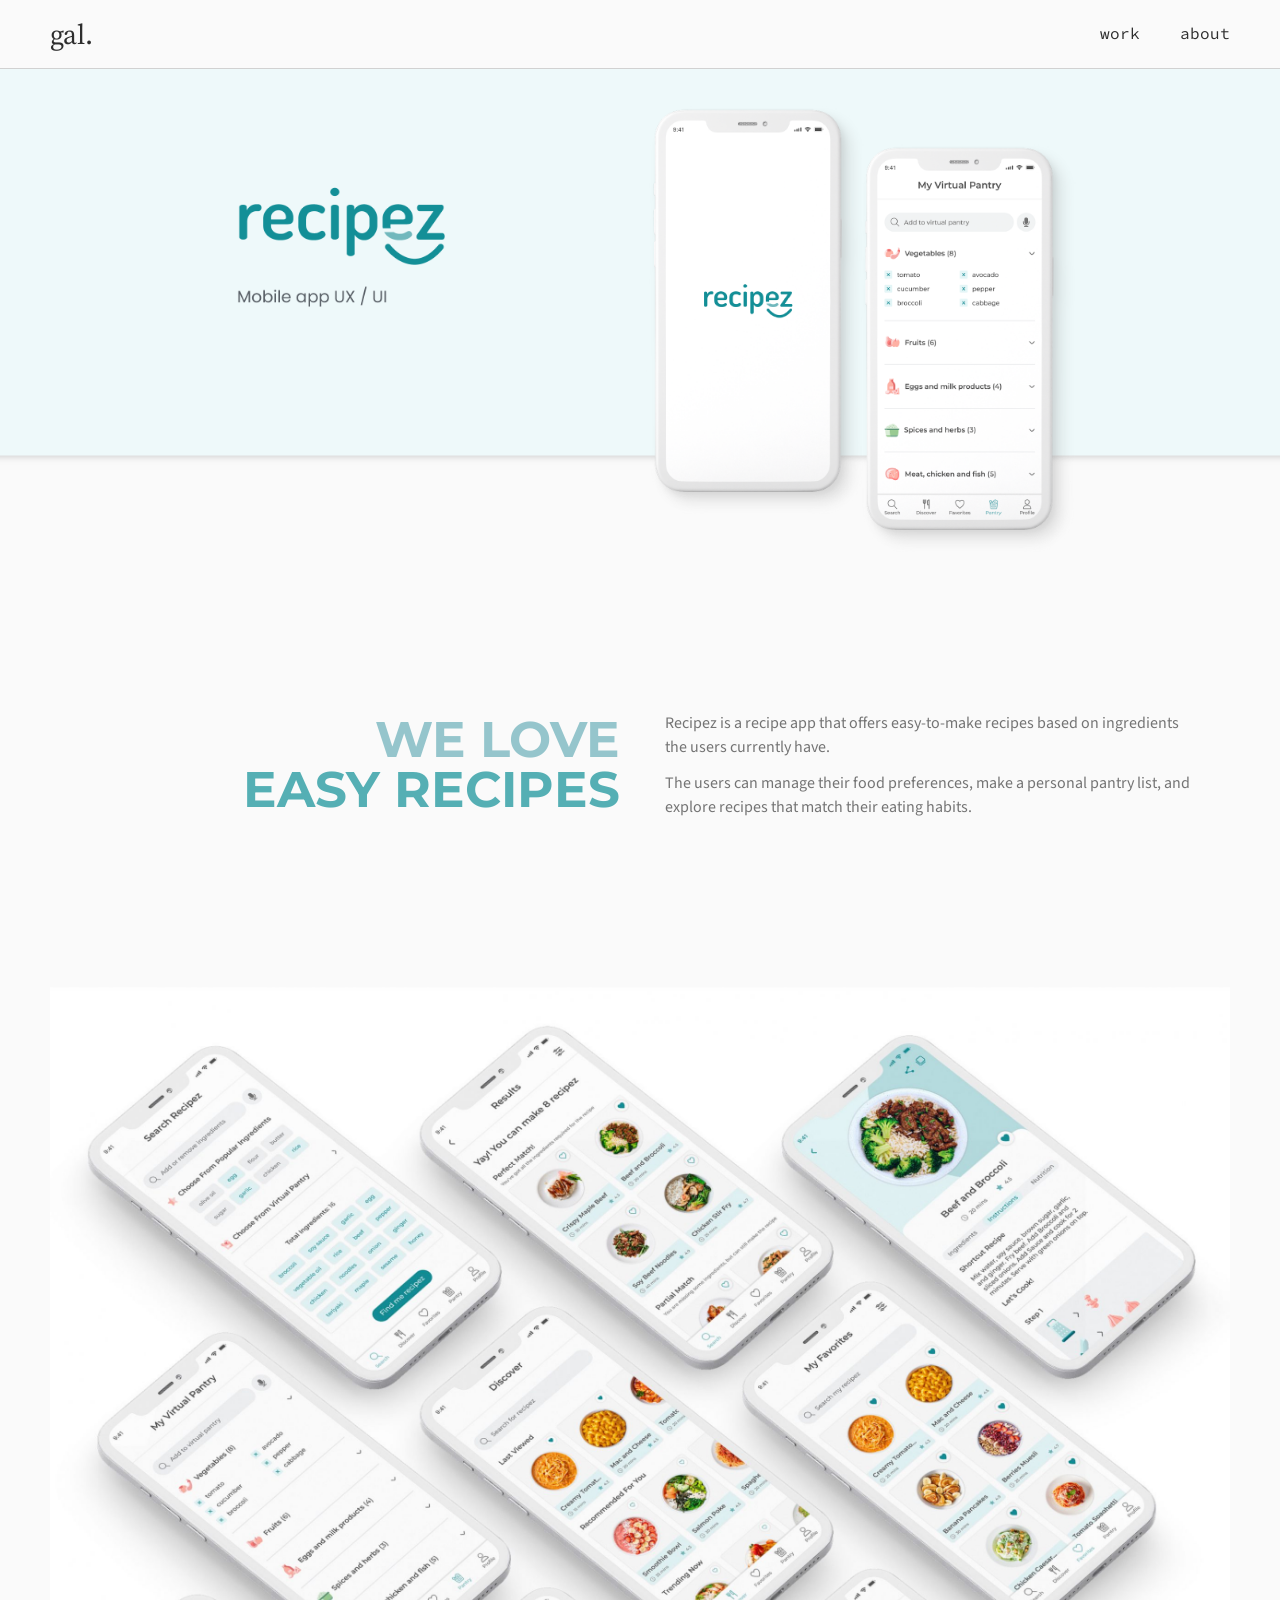
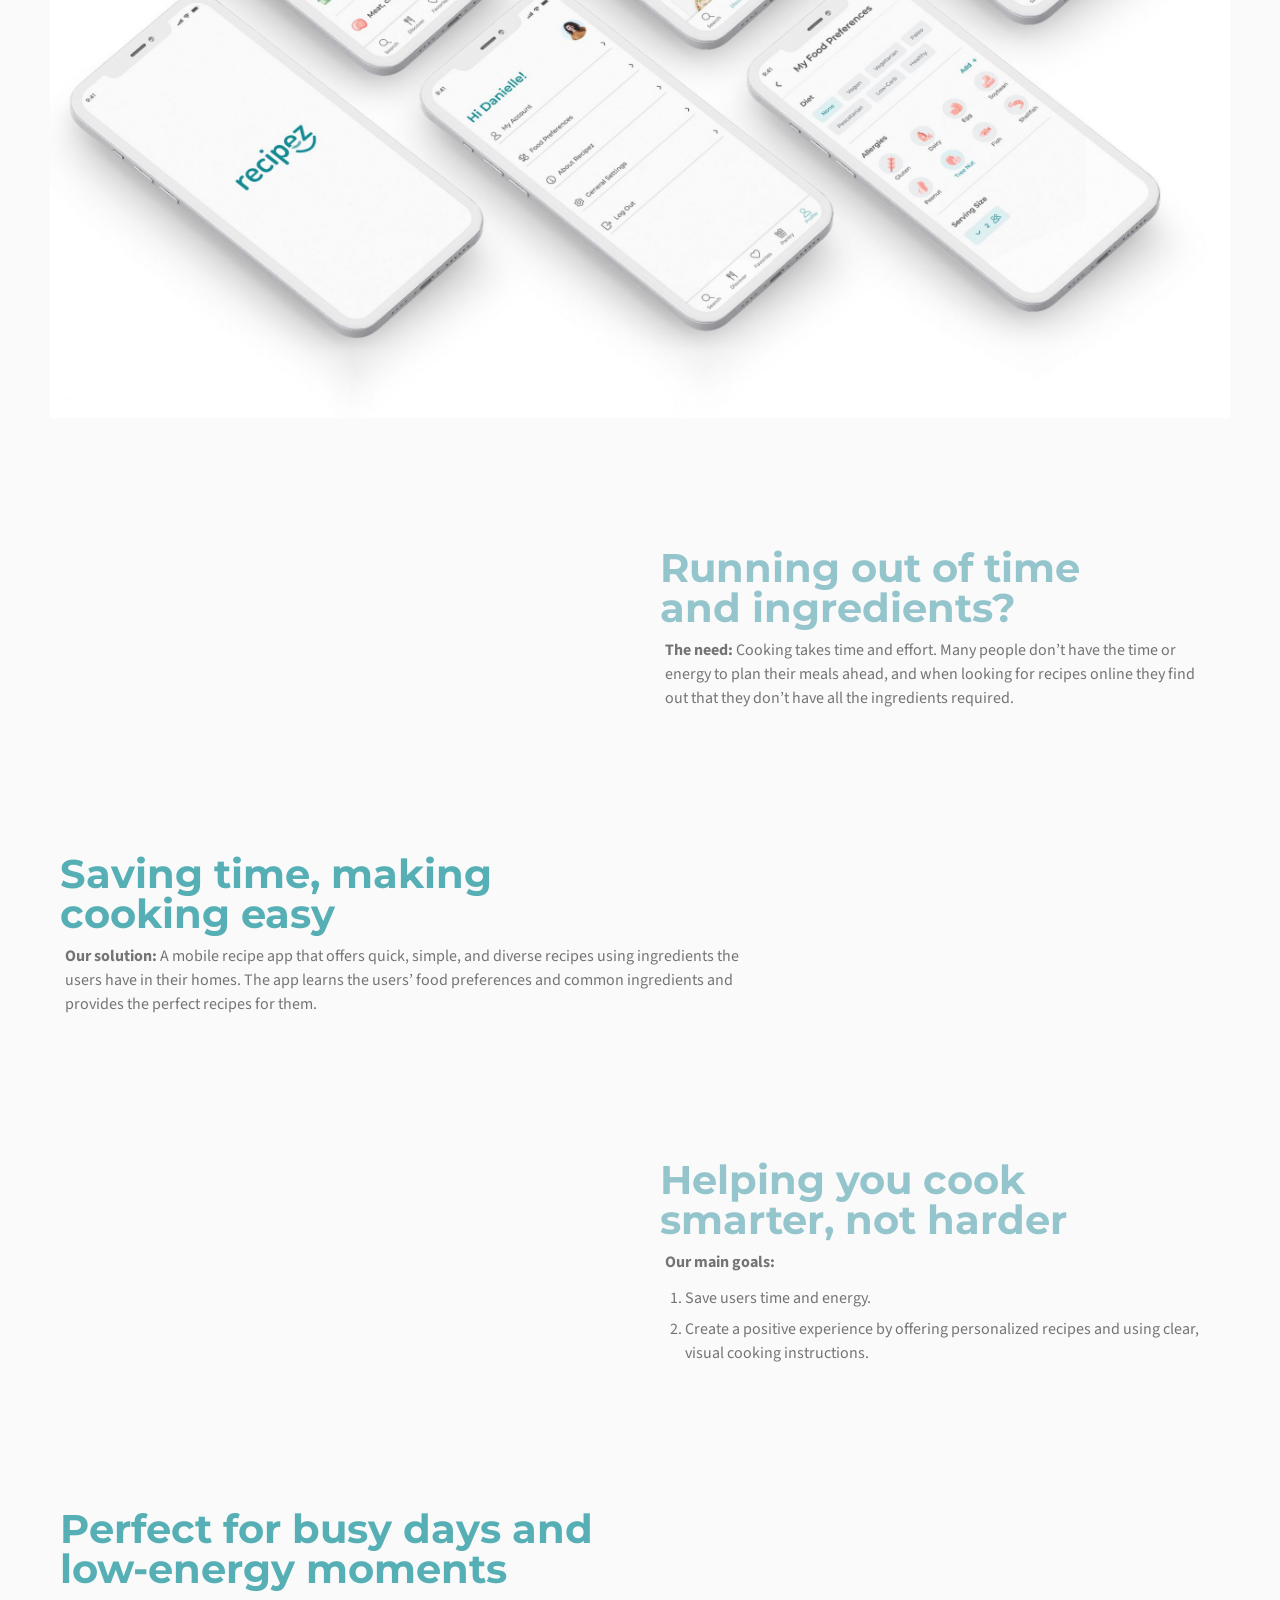
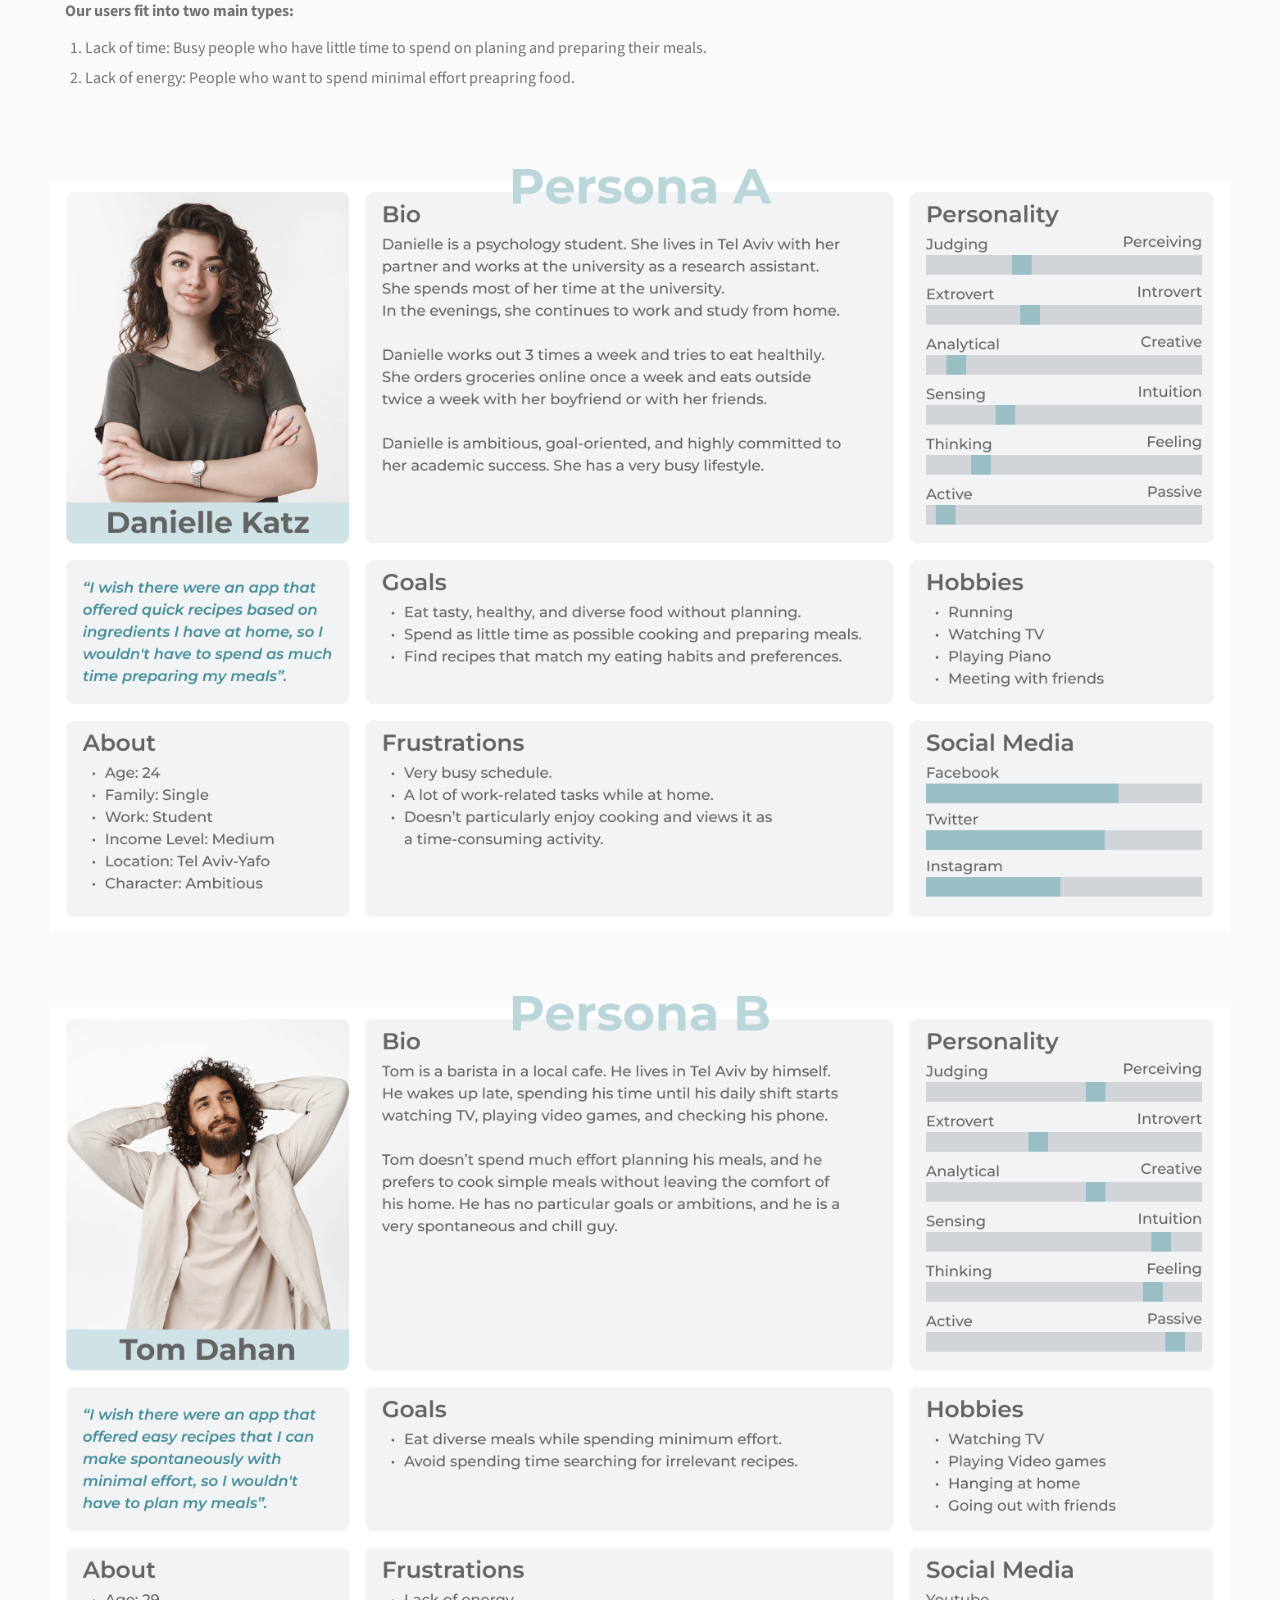
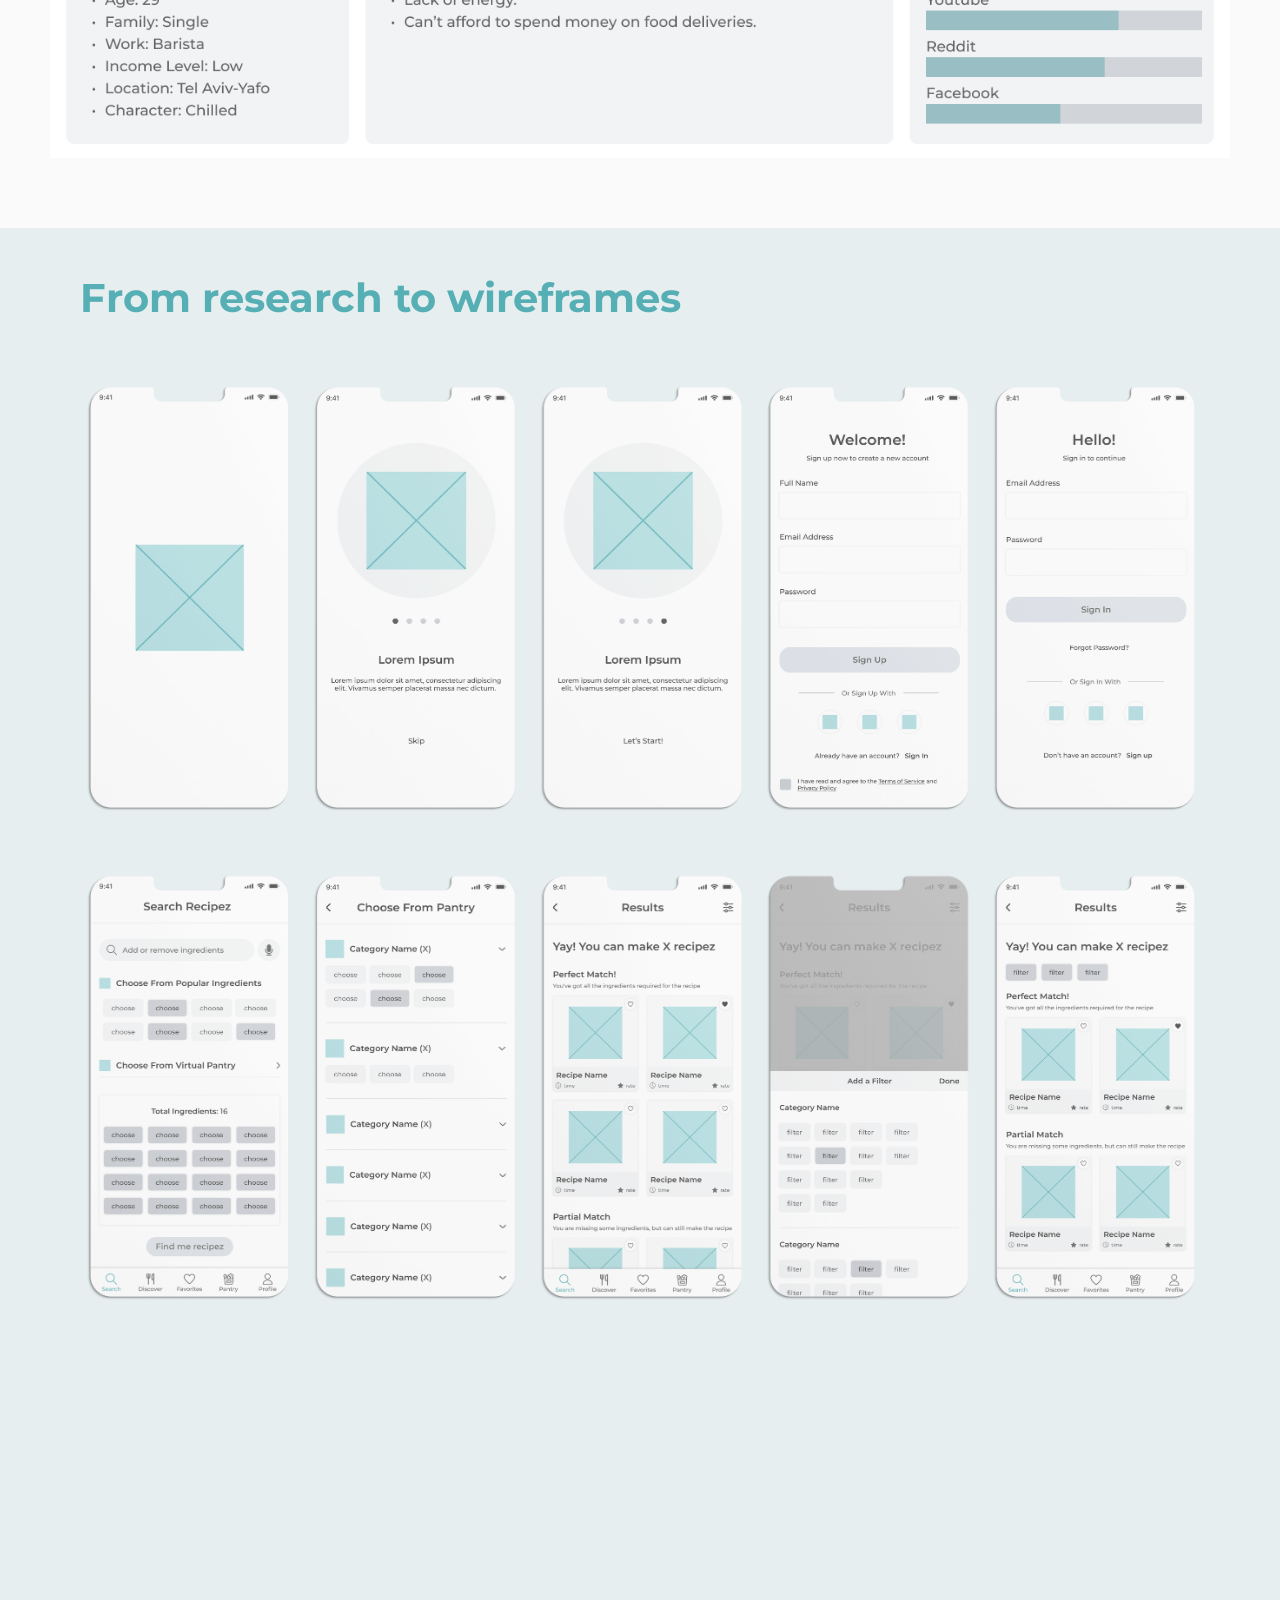
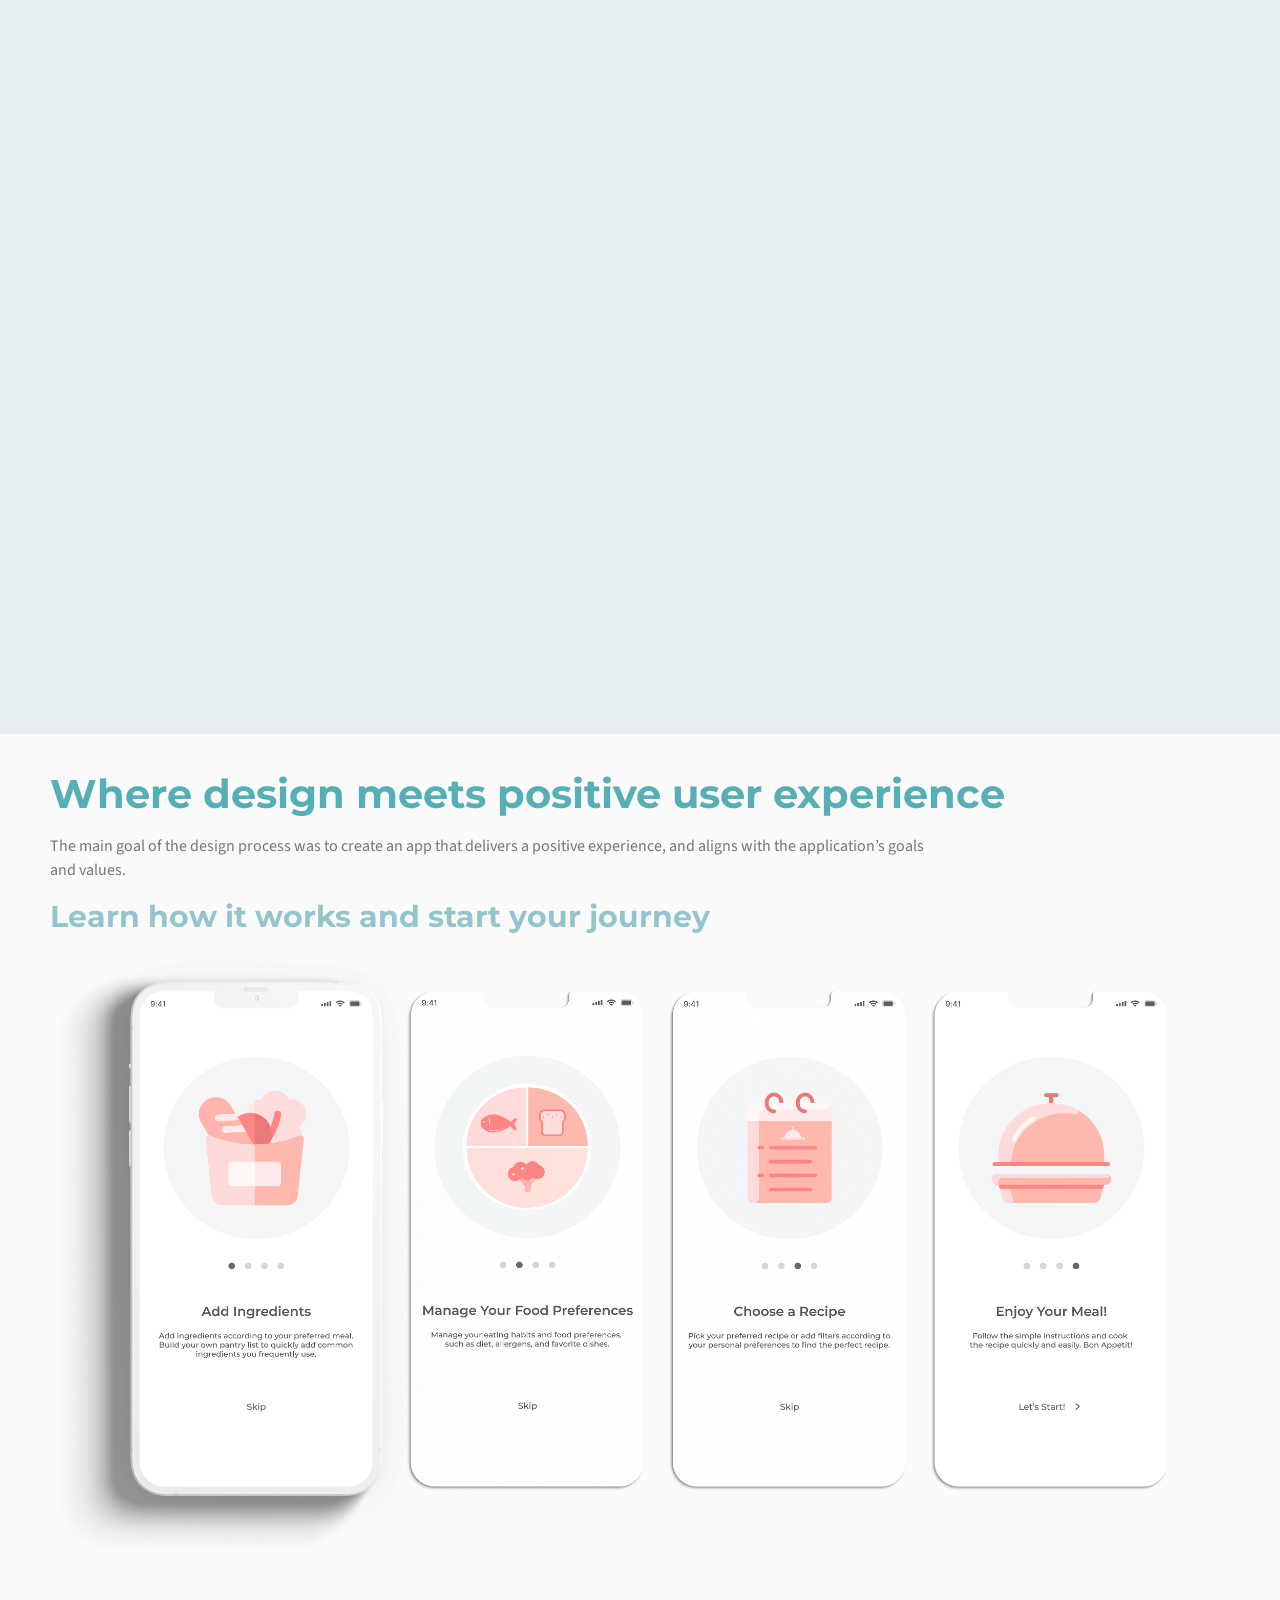
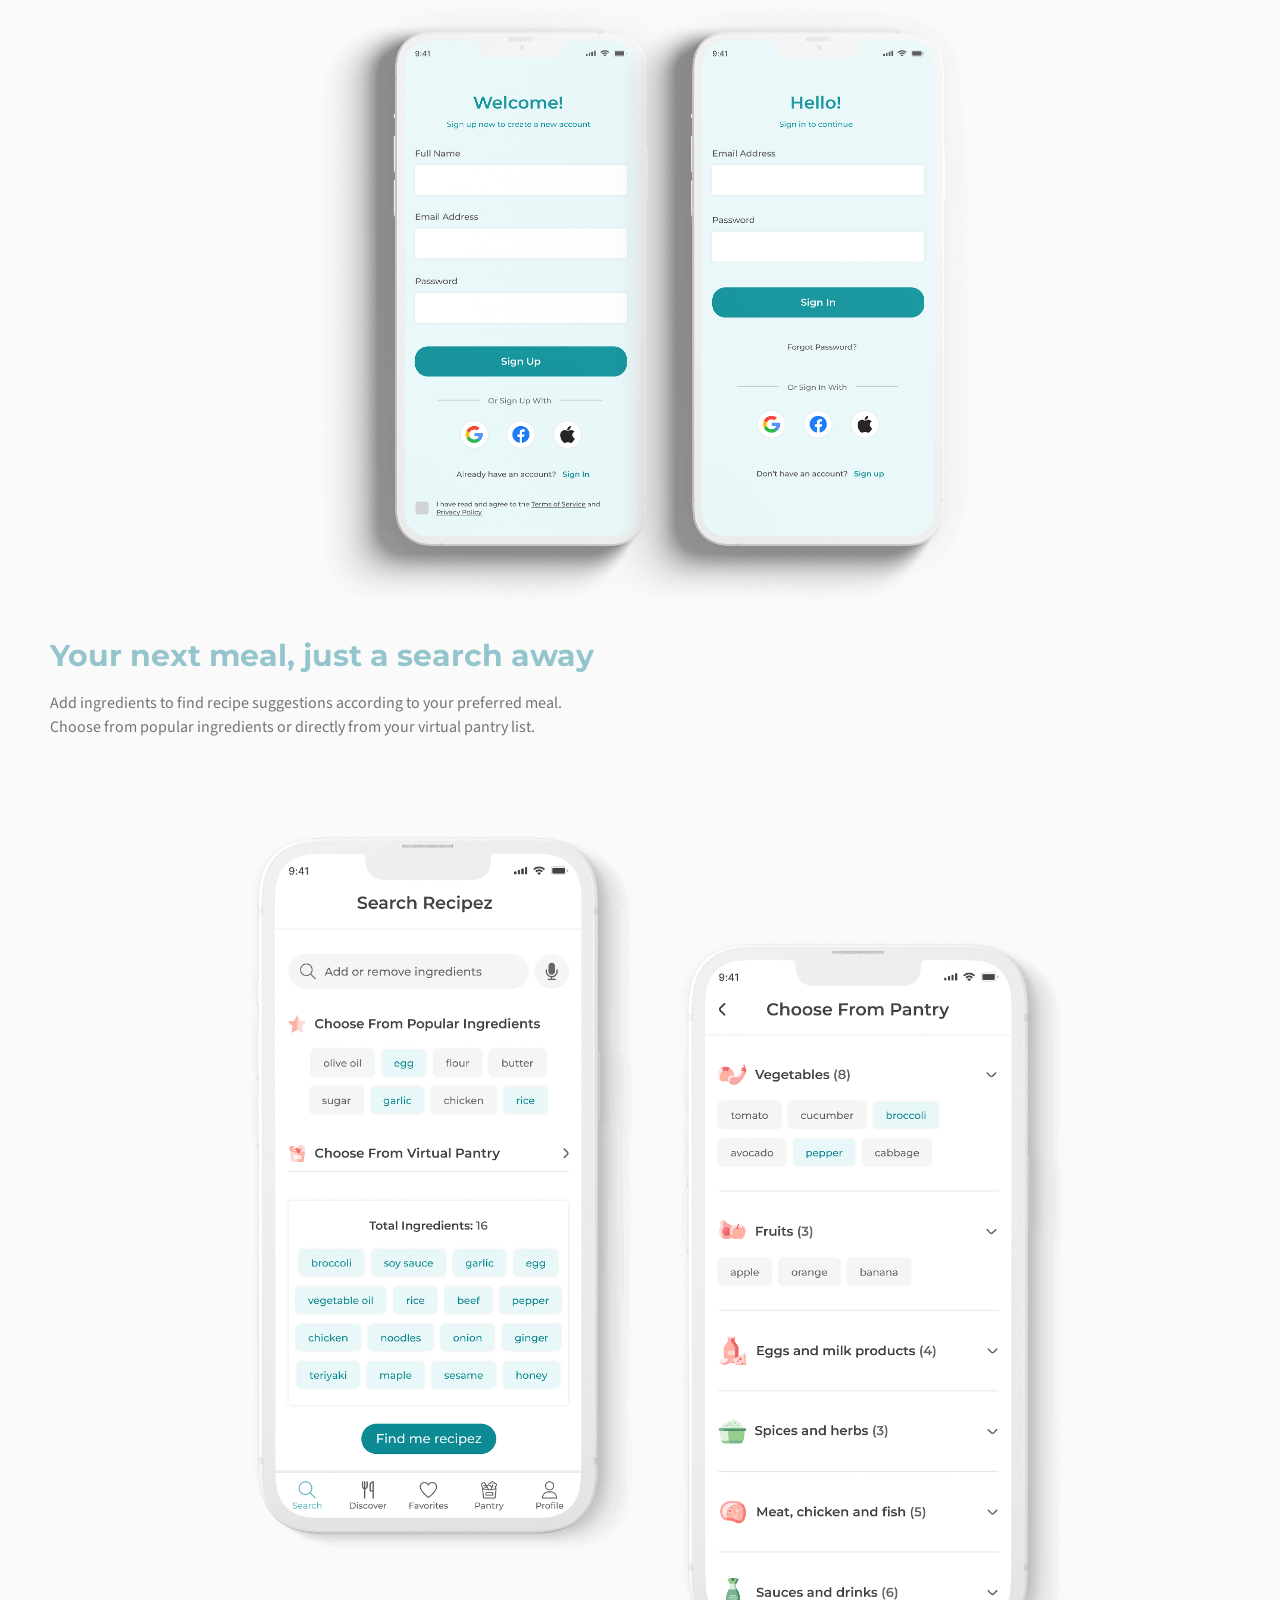
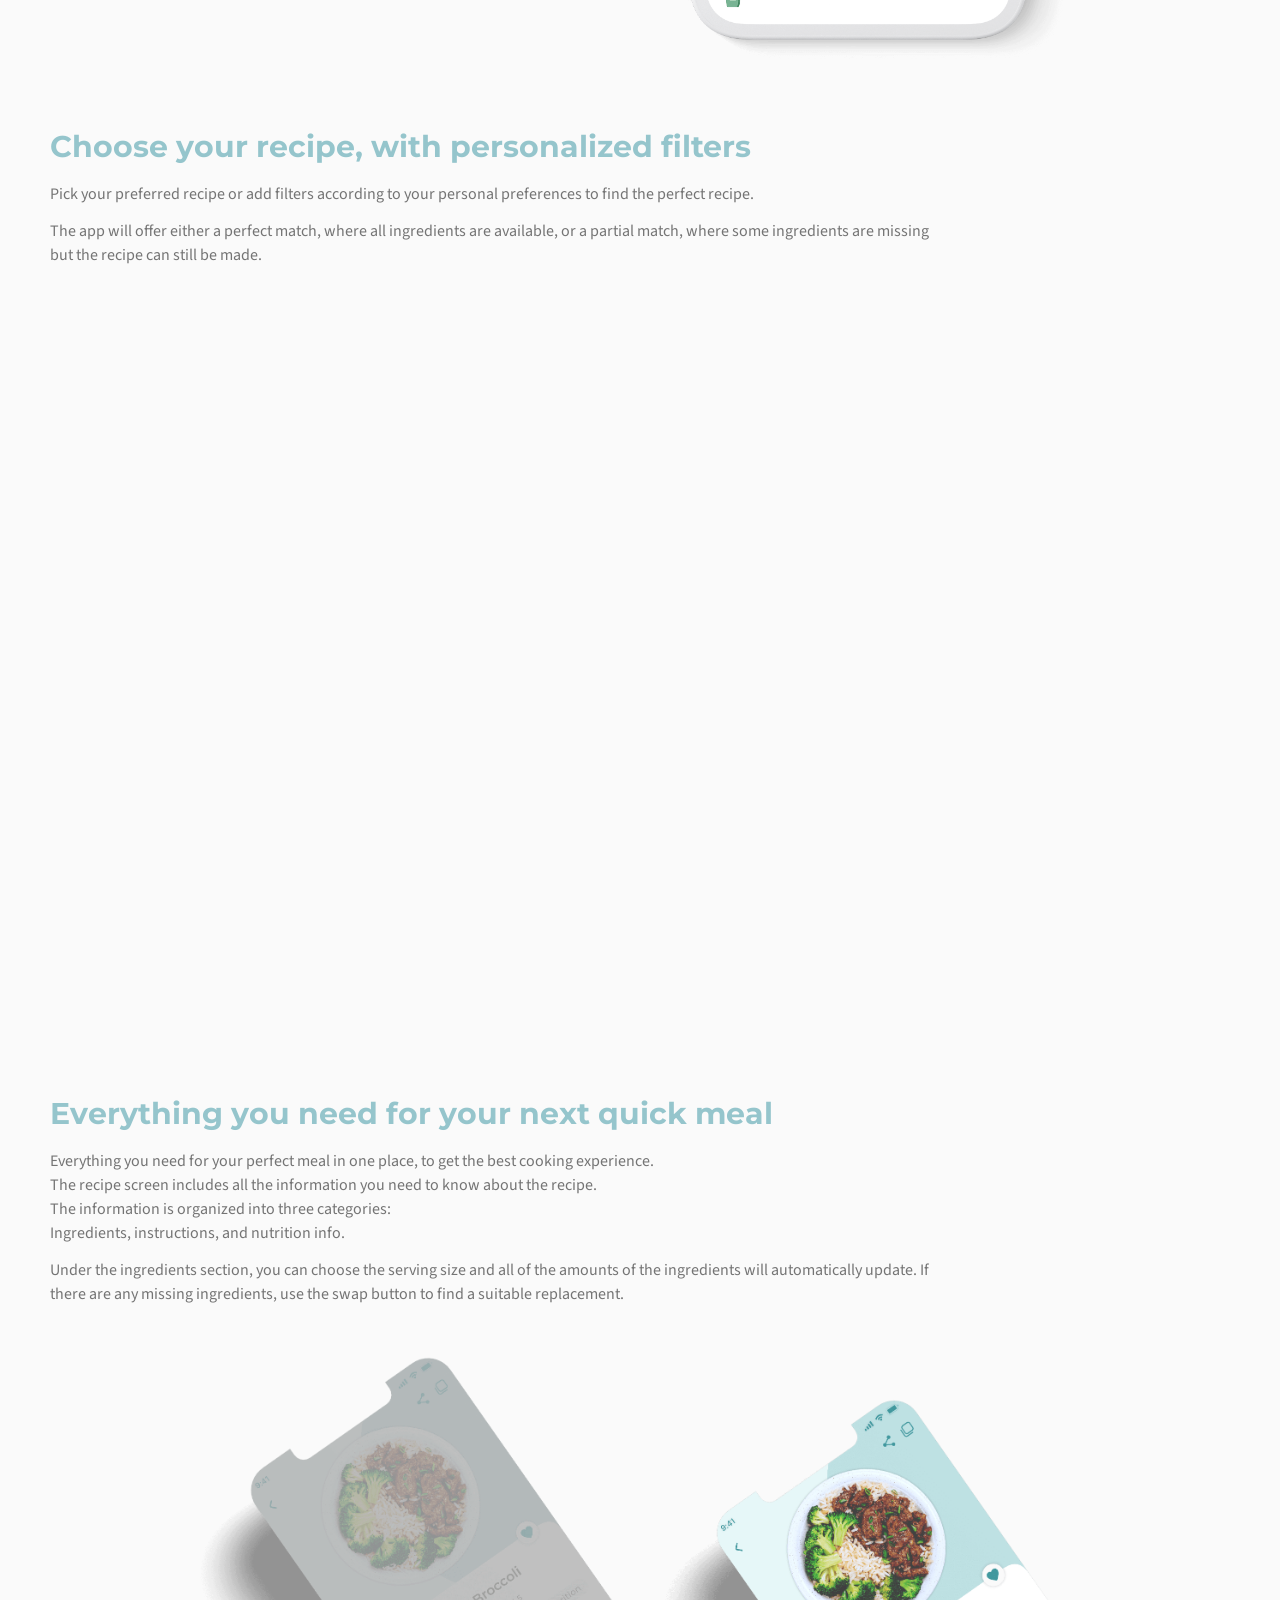
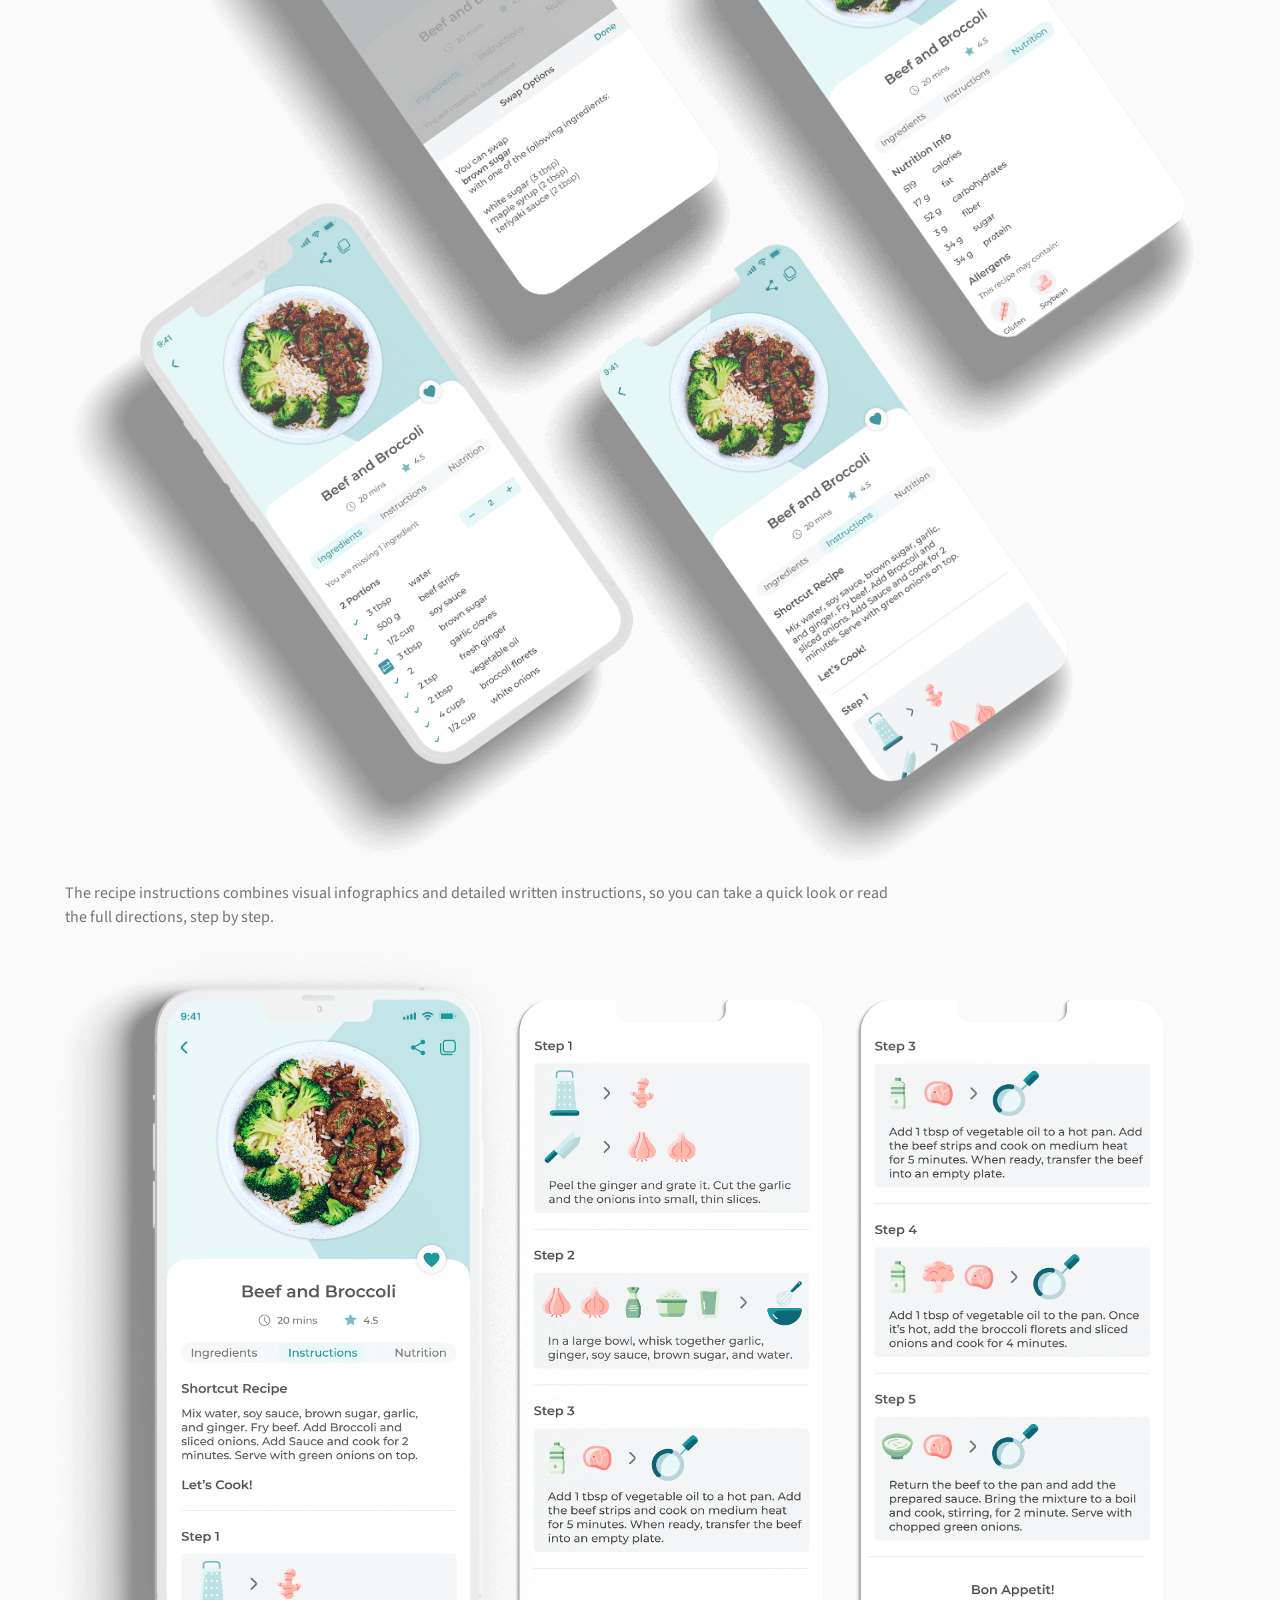
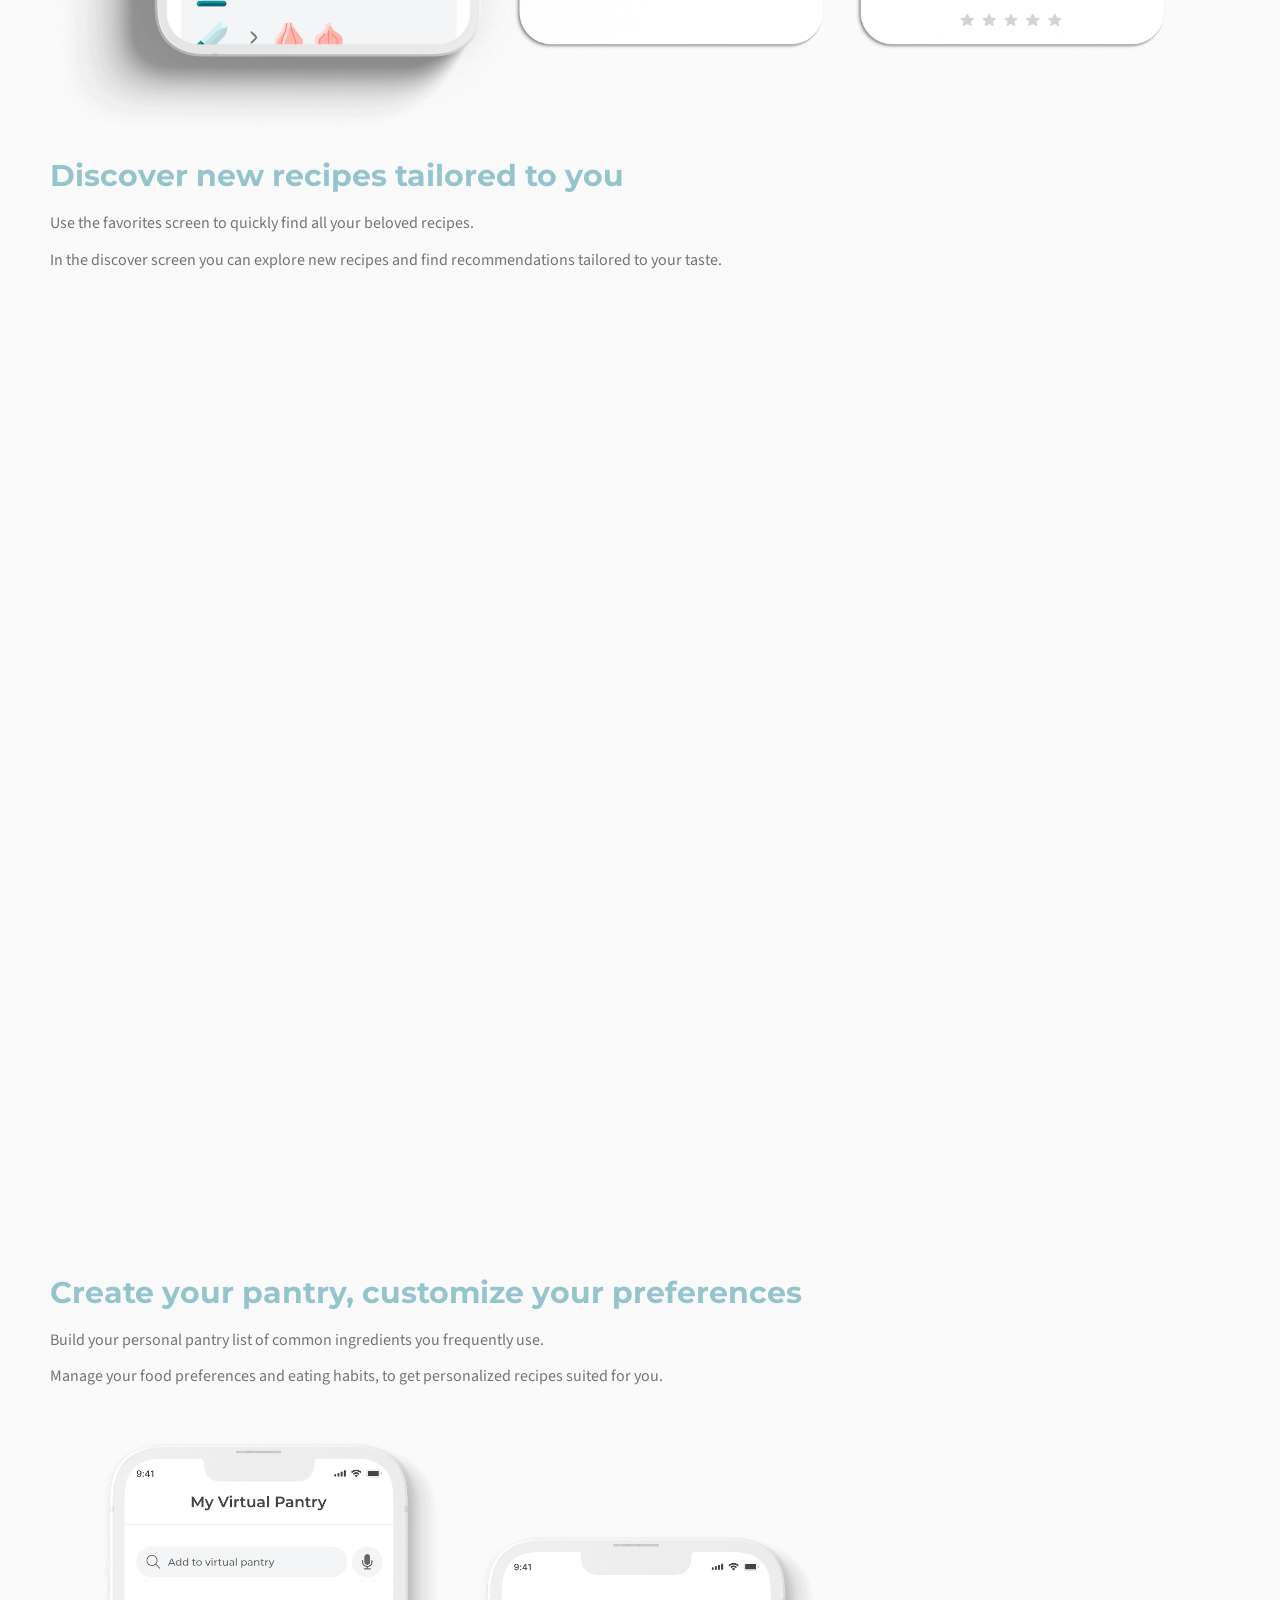
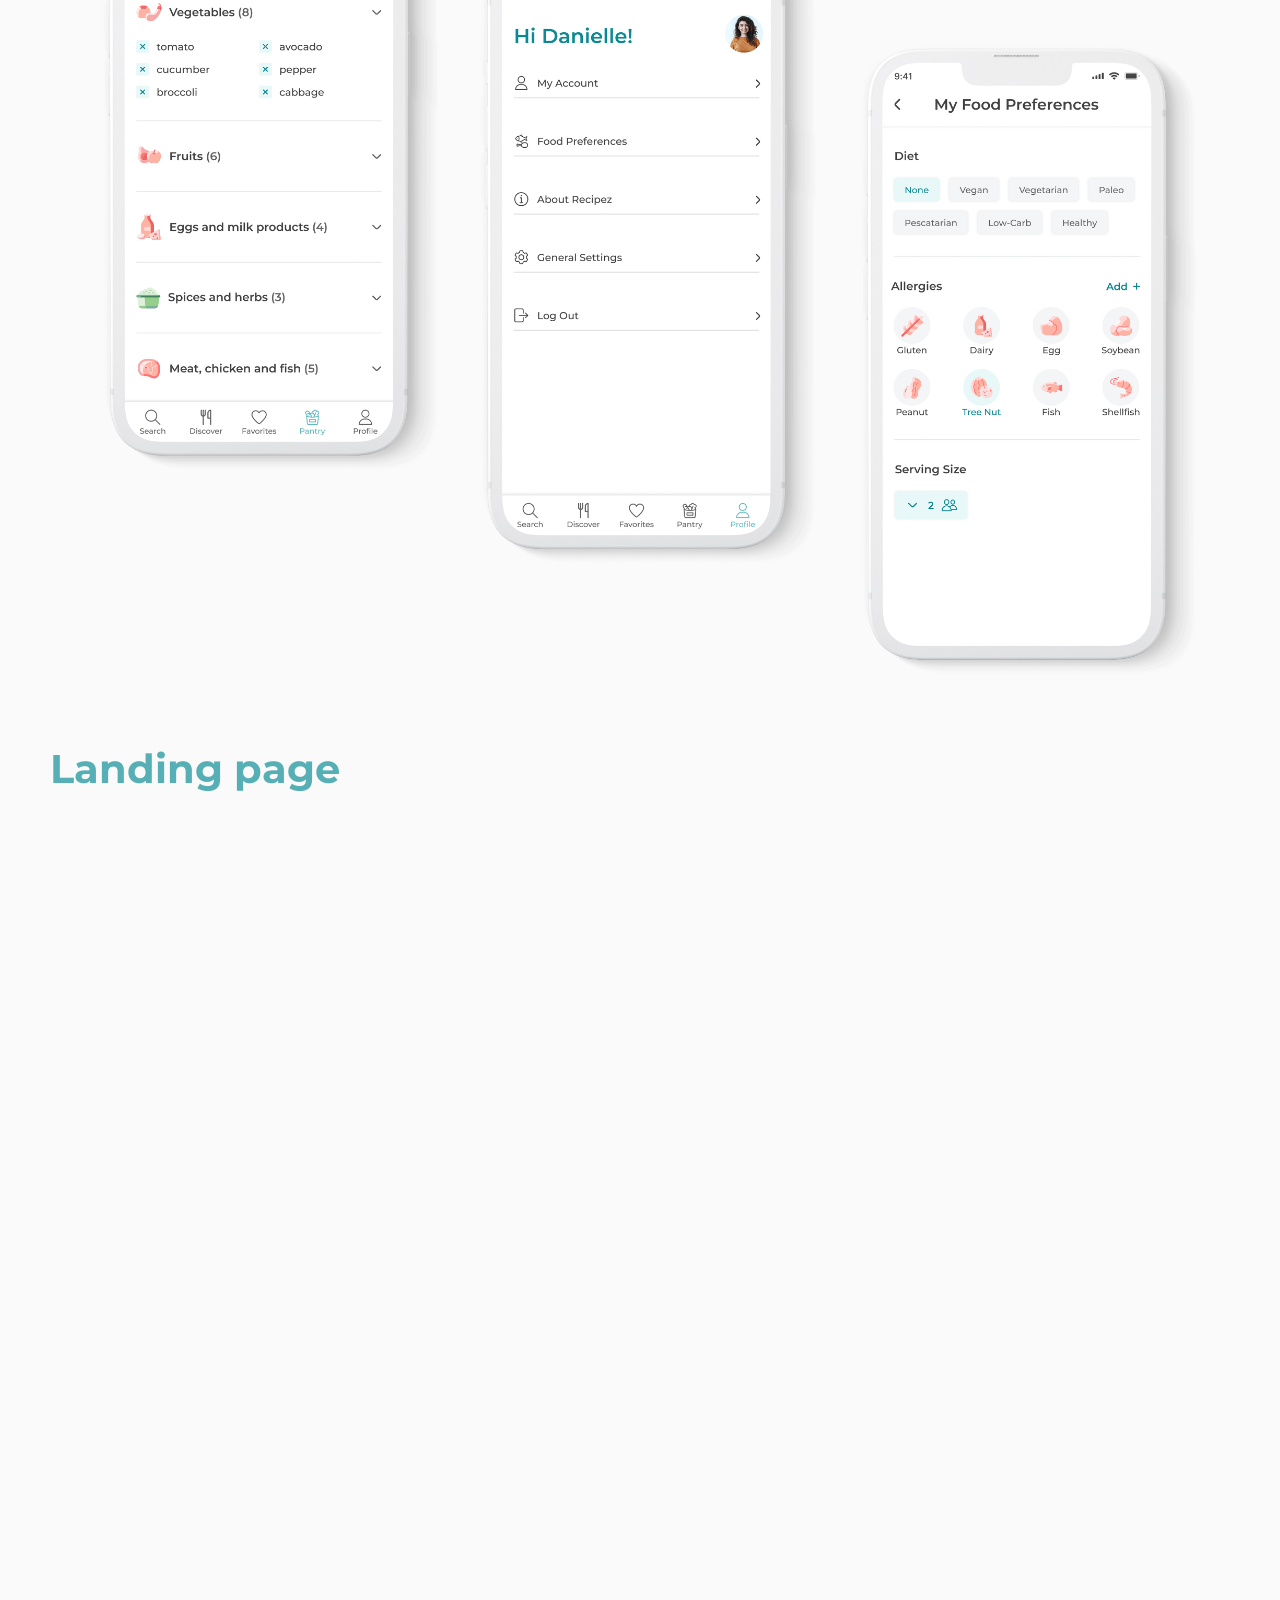
<file: recipez/index.html>
<!DOCTYPE html>
<html lang="en" class="no-js">
<head>
  <meta charset="utf-8">
  <meta name="viewport" content="width=device-width, initial-scale=1">
  <title>Recipez – Gal Kleinman</title>
  <meta name="description" content="Recipez: UX/UI design for a recipe app that suggests easy recipes from the ingredients you already have.">
  <link rel="canonical" href="https://galkleinman.com/recipez/">

  <meta property="og:type" content="website">
  <meta property="og:site_name" content="Gal Kleinman">
  <meta property="og:title" content="Recipez – Gal Kleinman">
  <meta property="og:description" content="Recipez: UX/UI design for a recipe app that suggests easy recipes from the ingredients you already have.">
  <meta property="og:url" content="https://galkleinman.com/recipez/">
  <meta property="og:image" content="https://galkleinman.com/images/recipez/Recipez-9-Screens-Portfolio-Web-After-CA-1-scaled.jpg">

  <link rel="icon" type="image/png" href="../images/favicon.png">
  <link rel="apple-touch-icon" href="../images/favicon.png">

  <link rel="preconnect" href="https://fonts.googleapis.com">
  <link rel="preconnect" href="https://fonts.gstatic.com" crossorigin>
  <link rel="stylesheet" href="https://fonts.googleapis.com/css2?family=Montserrat:wght@700&amp;family=Source+Code+Pro:wght@400;500&amp;family=Source+Sans+3:wght@400;500;600;700&amp;family=Source+Serif+4:wght@400&amp;display=swap">
  <link rel="stylesheet" href="../css/style.css">
  <script src="../js/main.js" defer></script>
</head>
<body>
  <a class="skip-link" href="#content">Skip to content</a>

  <header class="site-header" id="top">
    <div class="container site-header__inner">
      <a class="site-logo" href="../">gal.</a>

      <button class="menu-toggle" type="button" aria-expanded="false" aria-controls="site-nav" aria-label="Open menu">
        <span class="menu-toggle__bar"></span>
        <span class="menu-toggle__bar"></span>
      </button>

      <nav class="site-nav" id="site-nav" aria-label="Main">
        <ul class="site-nav__list">
          <li><a href="../" aria-current="page">Work</a></li>
          <li><a href="../about/">About</a></li>
        </ul>
      </nav>
    </div>
  </header>

  <main id="content" class="project case">
    <picture class="case-cover">
      <source media="(max-width: 767px)" srcset="../images/recipez/Recipez-Cover-Photo-Mobile-9-01-1.png">
      <img src="../images/recipez/Recipez-Cover-Photo-20-01.png" alt="Recipez logo with the tagline Mobile app UX / UI, next to two phones showing the app" fetchpriority="high">
    </picture>
    <div class="container">
      <header class="project__intro case__intro">
        <div class="project__heading">
          <h1 class="project__title case__title"><span>We Love</span> <span>Easy Recipes</span></h1>
        </div>
        <div class="project__text prose">
          <p>Recipez is a recipe app that offers easy-to-make recipes based on ingredients the users currently have.</p>
          <p>The users can manage their food preferences, make a personal pantry list, and explore recipes that match their eating habits.</p>
        </div>
      </header>

      <img class="case-figure" src="../images/recipez/Recipez-9-Screens-Portfolio-Web-After-CA-1-scaled.jpg" alt="Nine Recipez app screens" decoding="async">

      <section class="case-section">
        <div class="case-facts">
          <div class="case-fact">
            <h2 class="case-section__title">Running out of time and ingredients?</h2>
            <div class="prose">
              <p><strong>The need:</strong> Cooking takes time and effort. Many people don’t have the time or energy to plan their meals ahead, and when looking for recipes online they find out that they don’t have all the ingredients required.</p>
            </div>
          </div>
          <div class="case-fact">
            <h2 class="case-section__title">Saving time, making cooking easy</h2>
            <div class="prose">
              <p><strong>Our solution:</strong> A mobile recipe app that offers quick, simple, and diverse recipes using ingredients the users have in their homes. The app learns the users’ food preferences and common ingredients and provides the perfect recipes for them.</p>
            </div>
          </div>
          <div class="case-fact">
            <h2 class="case-section__title">Helping you cook smarter, not harder</h2>
            <div class="prose">
              <p><strong>Our main goals:</strong></p>
              <ol>
                <li>Save users time and energy.</li>
                <li>Create a positive experience by offering personalized recipes and using clear, visual cooking instructions.</li>
              </ol>
            </div>
          </div>
          <div class="case-fact">
            <h2 class="case-section__title">Perfect for busy days and low-energy moments</h2>
            <div class="prose">
              <p><strong>Our users fit into two main types:</strong></p>
              <ol>
                <li>Lack of time: Busy people who have little time to spend on planing and preparing their meals.</li>
                <li>Lack of energy: People who want to spend minimal effort preapring food.</li>
              </ol>
            </div>
          </div>
        </div>

        <div class="case-pair">
          <img class="case-figure" src="../images/recipez/Persona-Danielle-Katz-9.png" alt="Persona: Danielle Katz" loading="lazy" decoding="async">
          <img class="case-figure" src="../images/recipez/Persona-Tom-Dahan-9.png" alt="Persona: Tom Dahan" loading="lazy" decoding="async">
        </div>
      </section>

      <section class="case-section case-section--tint">
        <div class="case-section__head">
          <h2 class="case-section__title">From research to wireframes</h2>
        </div>
        <div class="case-stack">
          <img class="case-figure" src="../images/recipez/Recipez-Wireframes-Portfolio-4.png" alt="Recipez wireframes, part 1" loading="lazy" decoding="async">
          <img class="case-figure" src="../images/recipez/Recipez-Wireframes-Portfolio-1.png" alt="Recipez wireframes, part 2" loading="lazy" decoding="async">
          <img class="case-figure" src="../images/recipez/Recipez-Wireframes-Portfolio-2.png" alt="Recipez wireframes, part 3" loading="lazy" decoding="async">
          <img class="case-figure" src="../images/recipez/Recipez-Wireframes-Portfolio-3.png" alt="Recipez wireframes, part 4" loading="lazy" decoding="async">
        </div>
      </section>

      <section class="case-section">
        <div class="case-section__head">
          <h2 class="case-section__title">Where design meets positive user experience</h2>
          <div class="case-section__text prose">
            <p>The main goal of the design process was to create an app that delivers a positive experience, and aligns with the application’s goals and values.</p>
          </div>
        </div>
      </section>

      <section class="case-section case-section--sub">
        <div class="case-section__head">
          <h2 class="case-section__title">Learn how it works and start your journey</h2>
        </div>
        <div class="case-stack">
          <img class="case-figure" src="../images/recipez/Onboarding-Portfolio-5.png" alt="Onboarding screens" loading="lazy" decoding="async">
          <img class="case-figure" src="../images/recipez/Sign-Up-In-Portfolio-2.png" alt="Sign up and sign in screens" loading="lazy" decoding="async">
        </div>
      </section>

      <section class="case-section case-section--sub">
        <div class="case-section__head">
          <h2 class="case-section__title">Your next meal, just a search away</h2>
          <div class="case-section__text prose">
            <p>Add ingredients to find recipe suggestions according to your preferred meal.<br>
            Choose from popular ingredients or directly from your virtual pantry list.</p>
          </div>
        </div>
        <img class="case-figure" src="../images/recipez/Search-Pantry-Portfolio-2.png" alt="Ingredient search and pantry screens" loading="lazy" decoding="async">
      </section>

      <section class="case-section case-section--sub">
        <div class="case-section__head">
          <h2 class="case-section__title">Choose your recipe, with personalized filters</h2>
          <div class="case-section__text prose">
            <p>Pick your preferred recipe or add filters according to your personal preferences to find the perfect recipe.</p>
            <p>The app will offer either a perfect match, where all ingredients are available, or a partial match, where some ingredients are missing but the recipe can still be made.</p>
          </div>
        </div>
        <img class="case-figure" src="../images/recipez/Results-Filters-3-Screens-Portfolio-2.png" alt="Recipe results and filter screens" loading="lazy" decoding="async">
      </section>

      <section class="case-section case-section--sub">
        <div class="case-section__head">
          <h2 class="case-section__title">Everything you need for your next quick meal</h2>
          <div class="case-section__text prose">
            <p>Everything you need for your perfect meal in one place, to get the best cooking experience.<br>
            The recipe screen includes all the information you need to know about the recipe.<br>
            The information is organized into three categories:<br>
            Ingredients, instructions, and nutrition info.</p>
            <p>Under the ingredients section, you can choose the serving size and all of the amounts of the ingredients will automatically update. If there are any missing ingredients, use the swap button to find a suitable replacement.</p>
          </div>
        </div>
        <img class="case-figure" src="../images/recipez/Recipe-4-Screens-Portfolio-3.png" alt="Recipe screens with ingredients, instructions and nutrition info" loading="lazy" decoding="async">
        <div class="case-note prose">
          <p>The recipe instructions combines visual infographics and detailed written instructions, so you can take a quick look or read the full directions, step by step.</p>
        </div>
        <img class="case-figure" src="../images/recipez/Recipe-Instructions-Portfolio-Web-1.png" alt="Visual recipe instructions" loading="lazy" decoding="async">
      </section>

      <section class="case-section case-section--sub">
        <div class="case-section__head">
          <h2 class="case-section__title">Discover new recipes tailored to you</h2>
          <div class="case-section__text prose">
            <p>Use the favorites screen to quickly find all your beloved recipes.</p>
            <p>In the discover screen you can explore new recipes and find recommendations tailored to your taste.</p>
          </div>
        </div>
        <img class="case-figure" src="../images/recipez/Discover-and-Favorites-Portfolio-1.png" alt="Discover and favorites screens" loading="lazy" decoding="async">
      </section>

      <section class="case-section case-section--sub">
        <div class="case-section__head">
          <h2 class="case-section__title">Create your pantry, customize your preferences</h2>
          <div class="case-section__text prose">
            <p>Build your personal pantry list of common ingredients you frequently use.</p>
            <p>Manage your food preferences and eating habits, to get personalized recipes suited for you.</p>
          </div>
        </div>
        <img class="case-figure" src="../images/recipez/Pantry-Fp-PA-Portfolio-Frontal-View-1-TinyPng.png" alt="Pantry and food preference screens" loading="lazy" decoding="async">
      </section>

      <section class="case-section">
        <div class="case-section__head">
          <h2 class="case-section__title">Landing page</h2>
        </div>
        <img class="case-figure" src="../images/recipez/Recipez-Landing-Page-Desktop-Portfolio-6.png" alt="Recipez landing page on desktop" loading="lazy" decoding="async">
      </section>

      <section class="case-section">
        <div class="case-section__head">
          <h2 class="case-section__title">Style guide</h2>
        </div>
        <div class="case-style">
          <div class="case-style__item">
            <h3 class="case-style__title">Colors</h3>
            <img class="case-style__img" src="../images/recipez/colors-3.png" alt="Recipez color palette" loading="lazy" decoding="async">
          </div>
          <div class="case-style__item">
            <h3 class="case-style__title">Typography</h3>
            <img class="case-style__img" src="../images/recipez/typography-4.png" alt="Recipez typography" loading="lazy" decoding="async">
          </div>
          <div class="case-style__item">
            <h3 class="case-style__title">Icons</h3>
            <img class="case-style__img" src="../images/recipez/icons-2.png" alt="Recipez icons" loading="lazy" decoding="async">
          </div>
          <div class="case-style__item">
            <h3 class="case-style__title">Infographic</h3>
            <img class="case-style__img" src="../images/recipez/infographic-2.png" alt="Recipez infographic" loading="lazy" decoding="async">
          </div>
          <div class="case-style__item">
            <h3 class="case-style__title">Logo</h3>
            <img class="case-style__img" src="../images/recipez/logo-1.png" alt="Recipez logo" loading="lazy" decoding="async">
          </div>
          <div class="case-style__item">
            <h3 class="case-style__title">App icon</h3>
            <img class="case-style__img" src="../images/recipez/app-icon-4.png" alt="Recipez app icon" loading="lazy" decoding="async">
          </div>
        </div>
      </section>

      <p class="back-to-top"><a href="#top">Back to Top</a></p>
    </div>
  </main>

  <footer class="site-footer">
    <div class="container site-footer__inner">
      <div class="site-footer__legal">
        <p class="site-footer__copyright">&copy; <span data-year>2026</span> by Gal Kleinman</p>
        <p class="site-footer__note">Some works may contain copyrighted material used under fair use for educational, non-commercial purposes at Studio 6B.</p>
      </div>
      <ul class="site-footer__links">
        <li><a href="https://www.linkedin.com/in/galkleinman" target="_blank" rel="noopener">linkedin</a></li>
        <li><a href="mailto:gal.kleinman@gmail.com">email</a></li>
      </ul>
    </div>
  </footer>
</body>
</html>
</file>
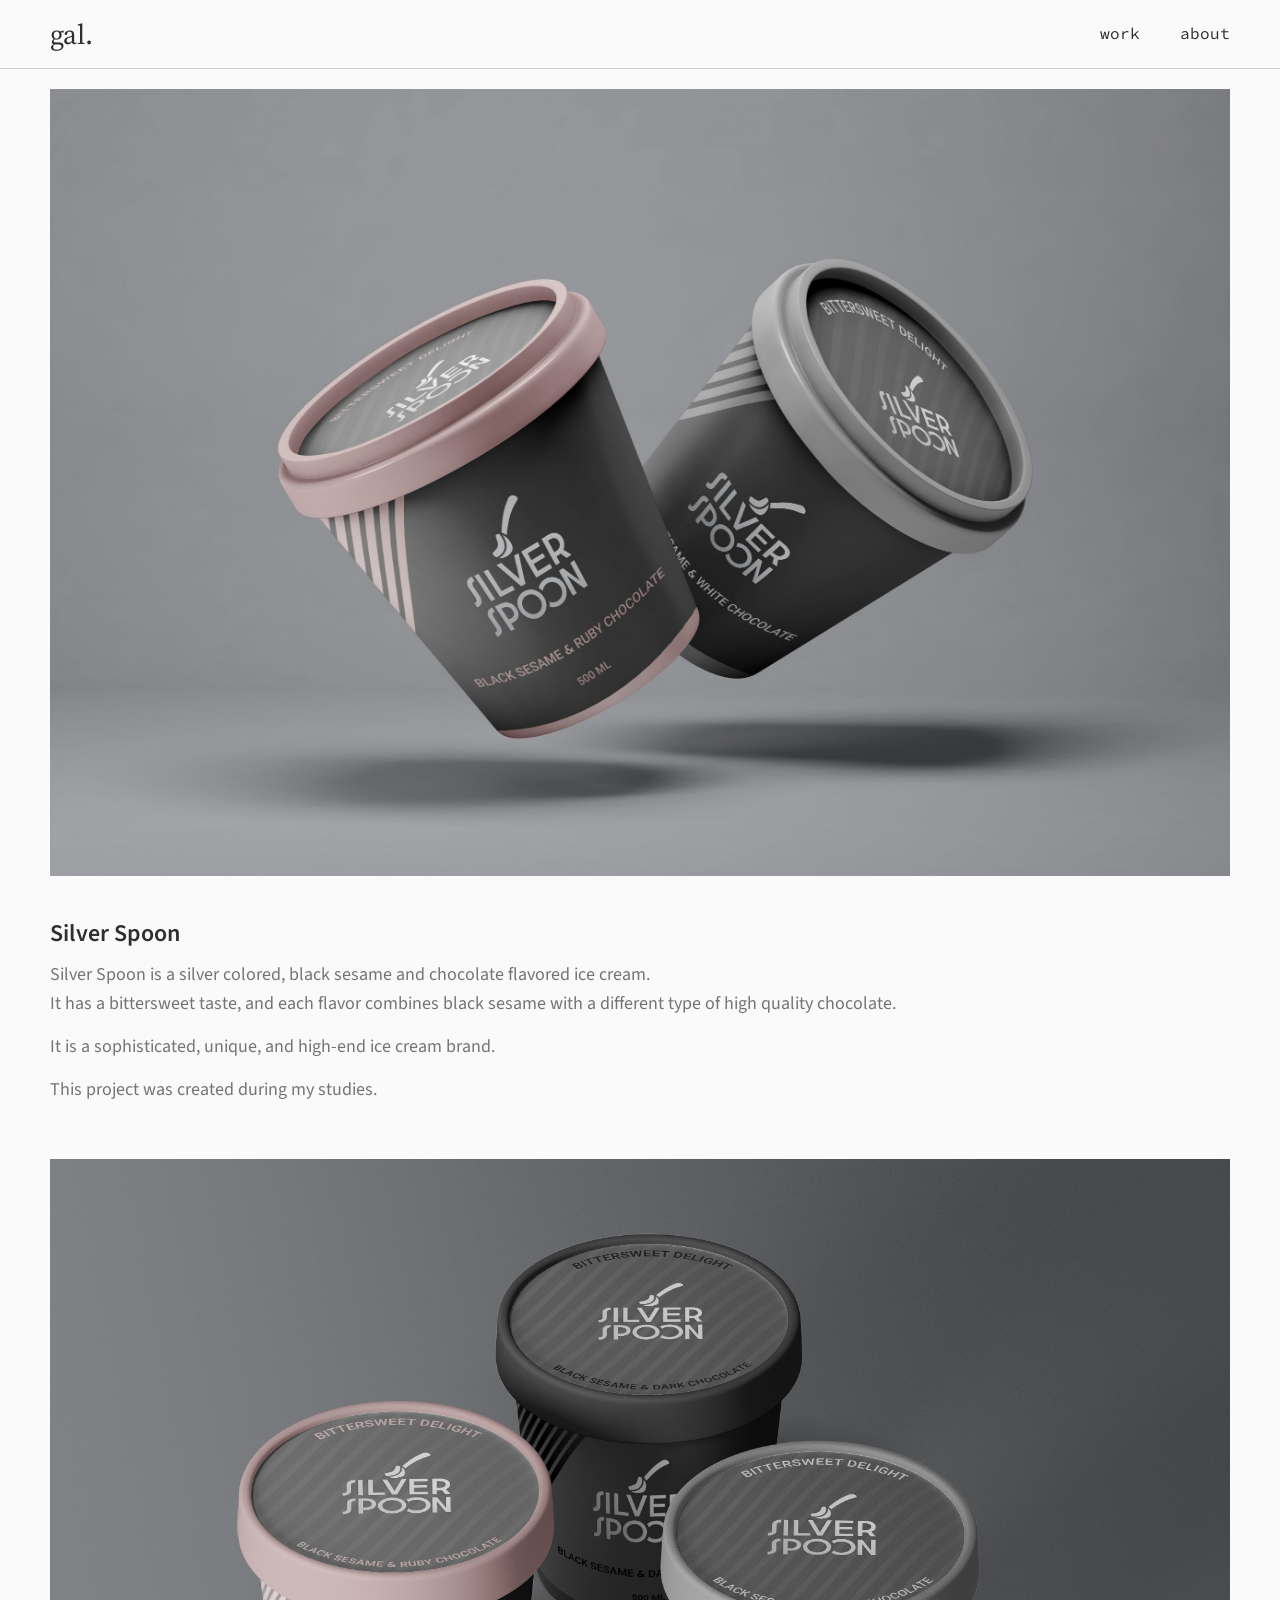
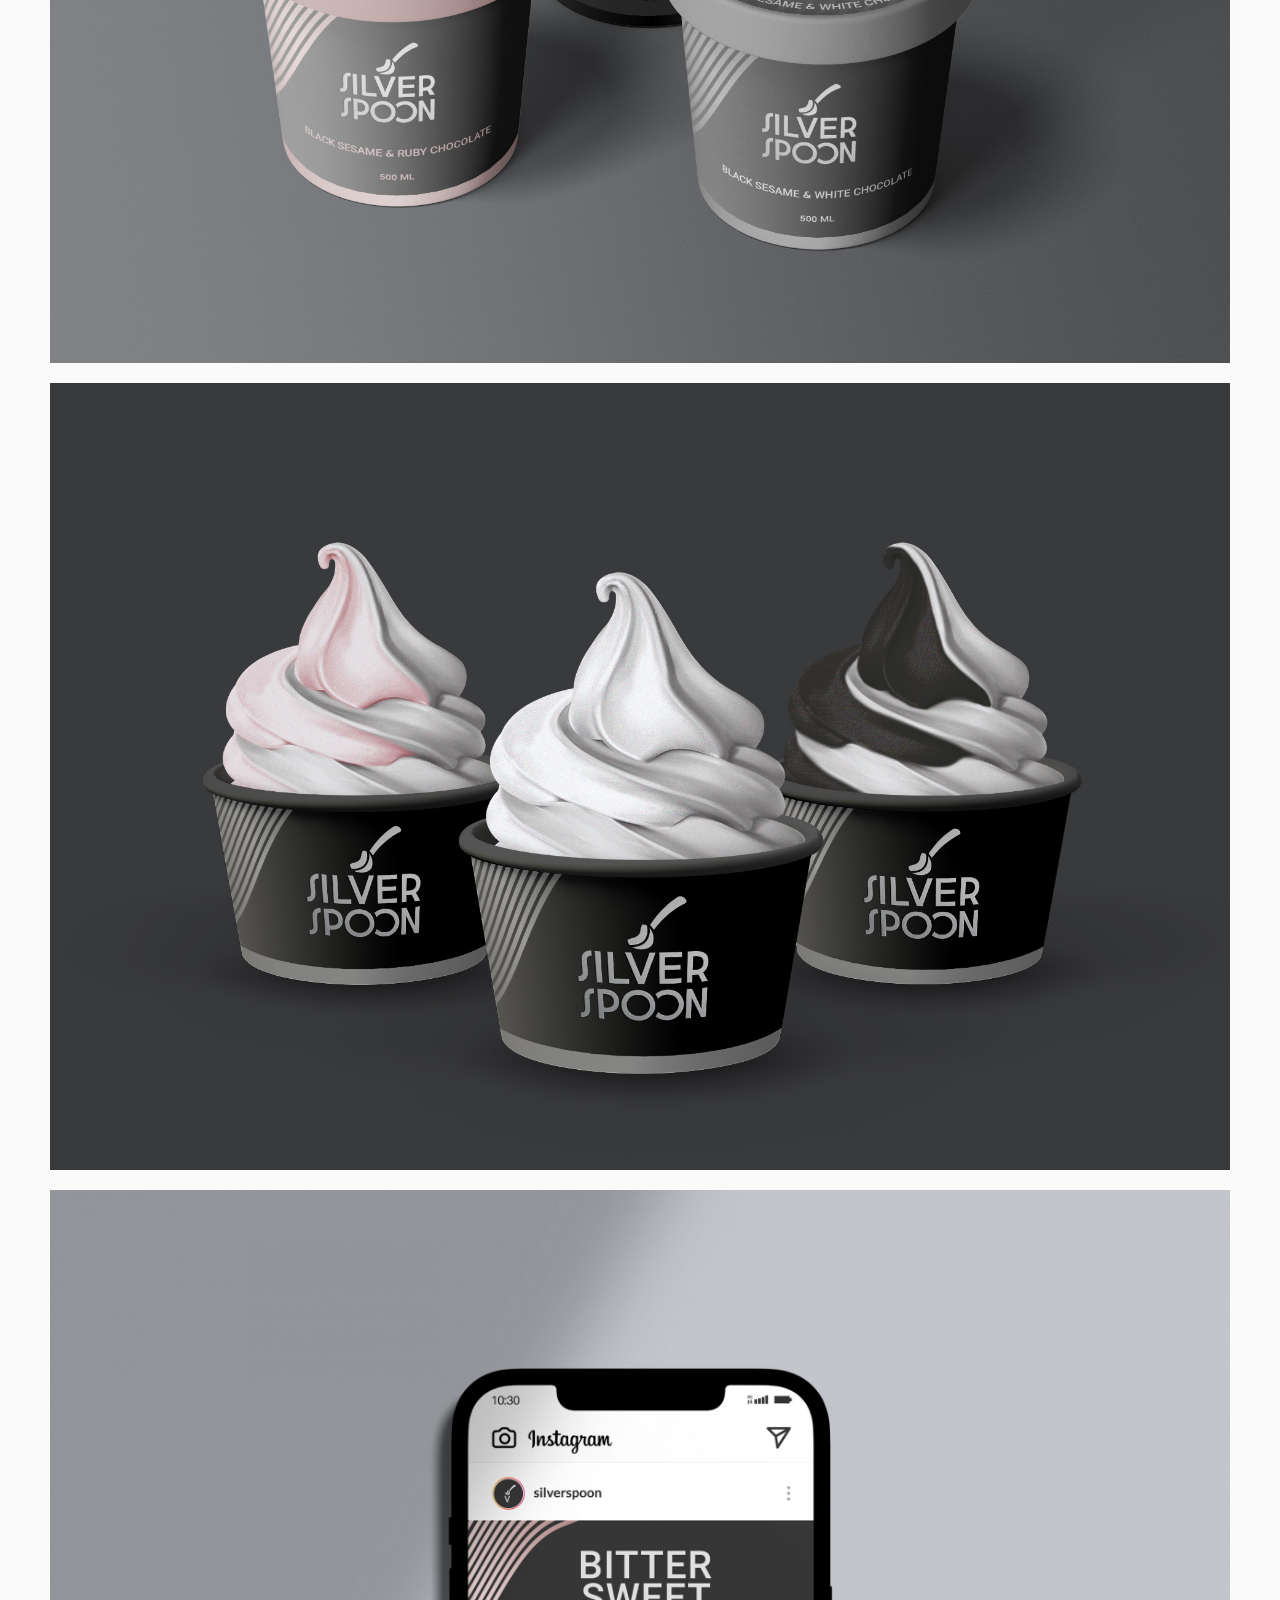
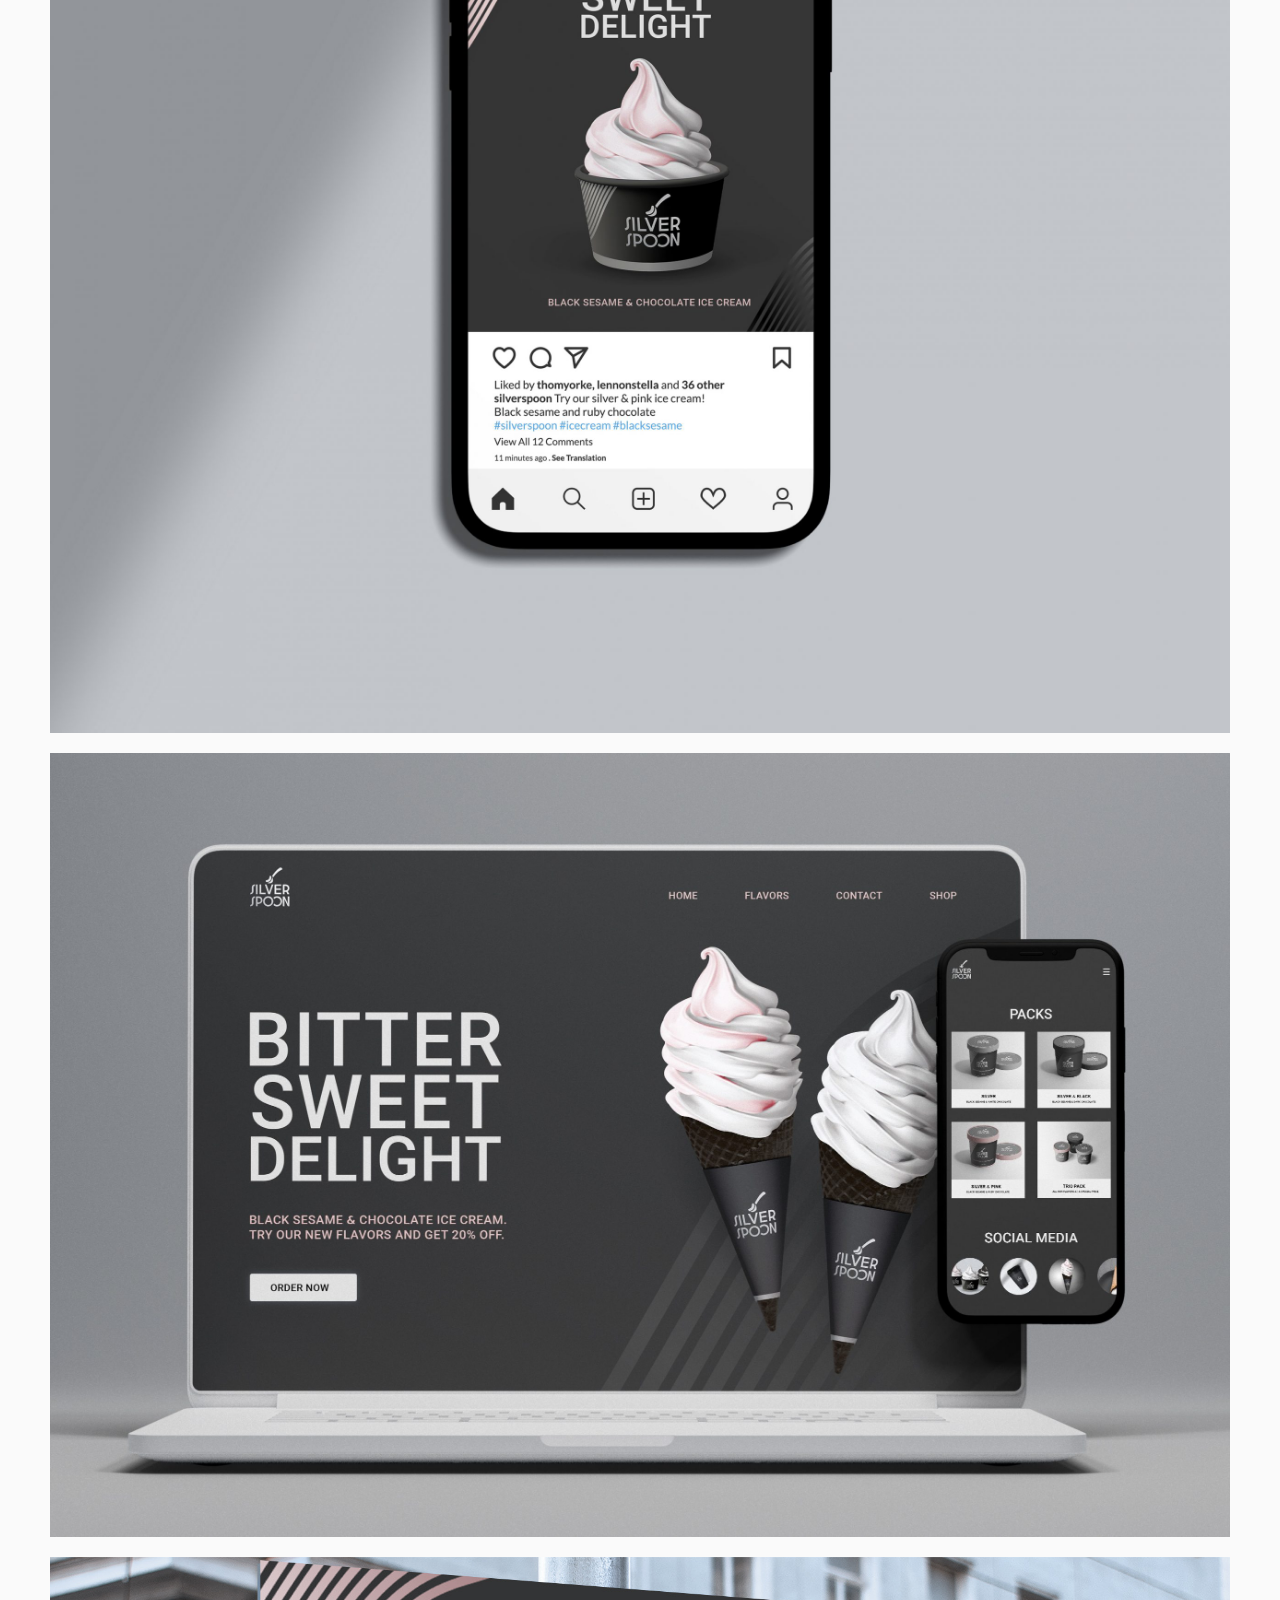
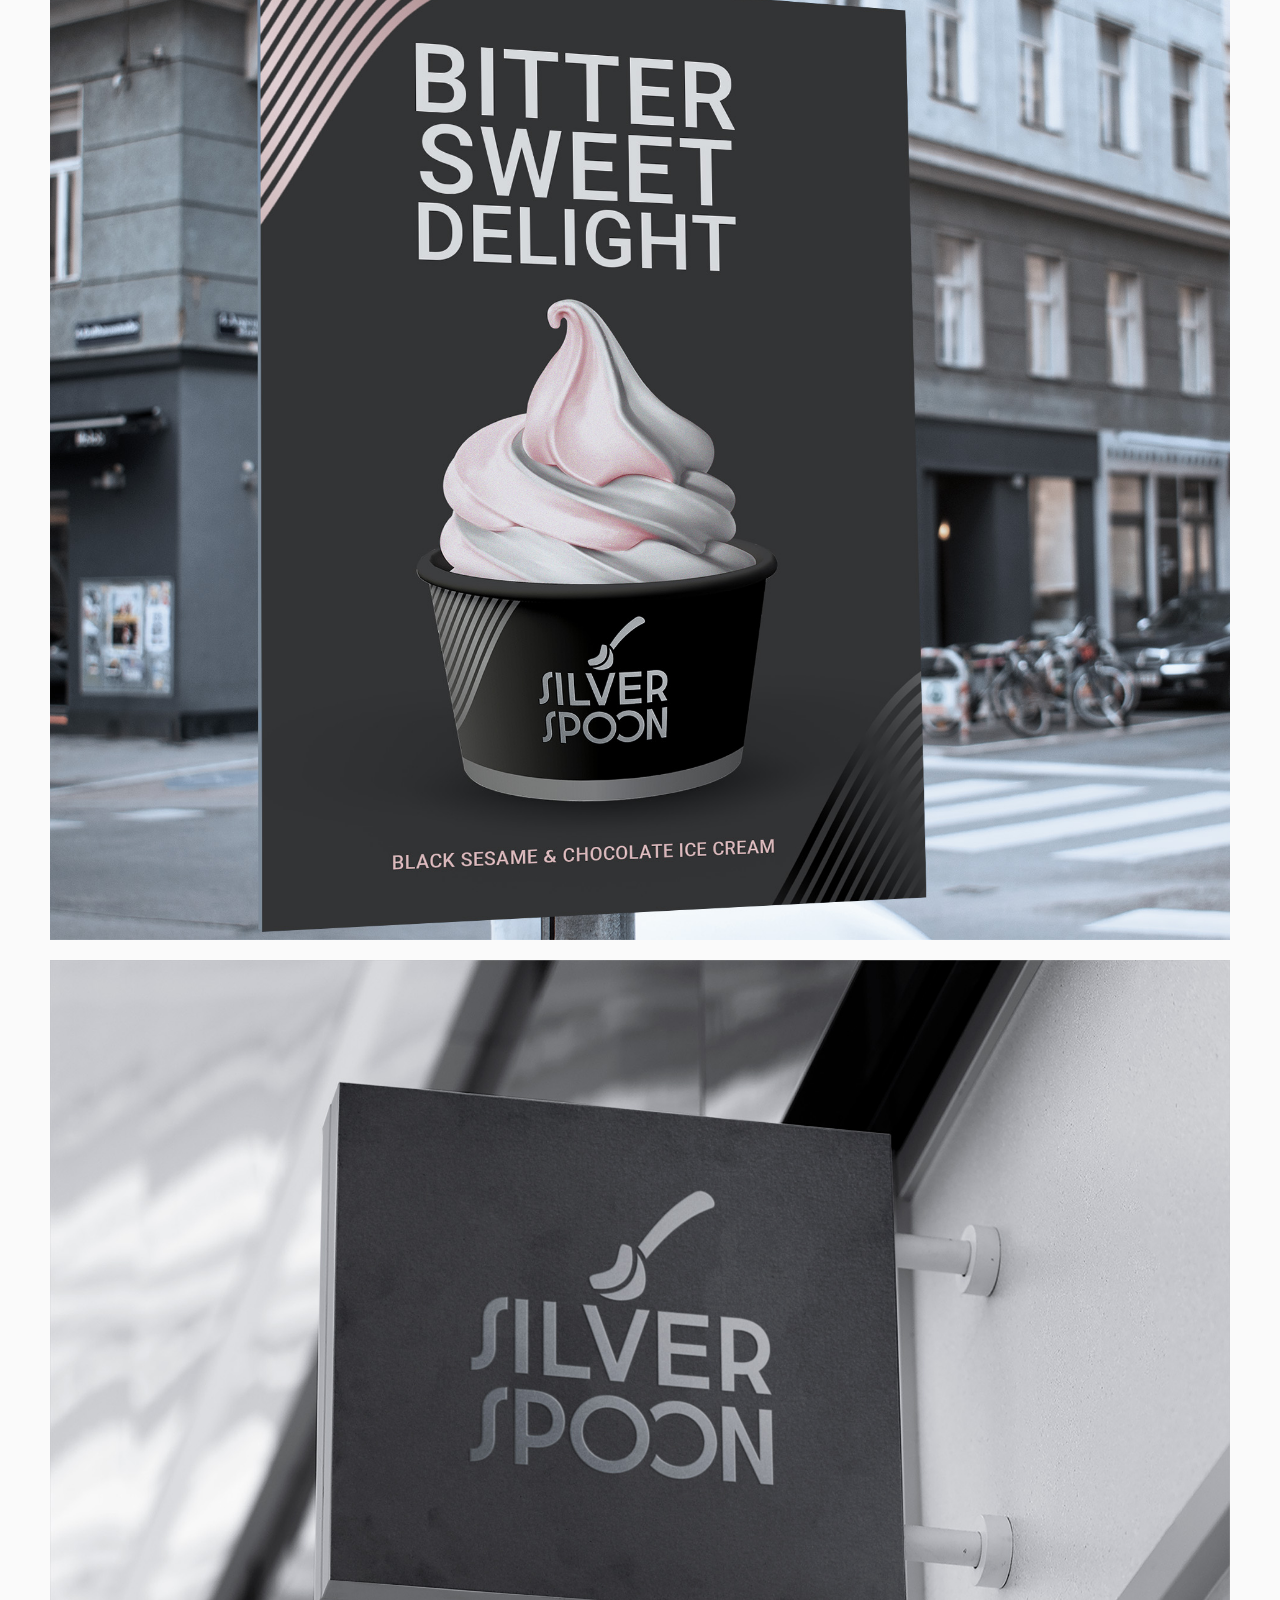
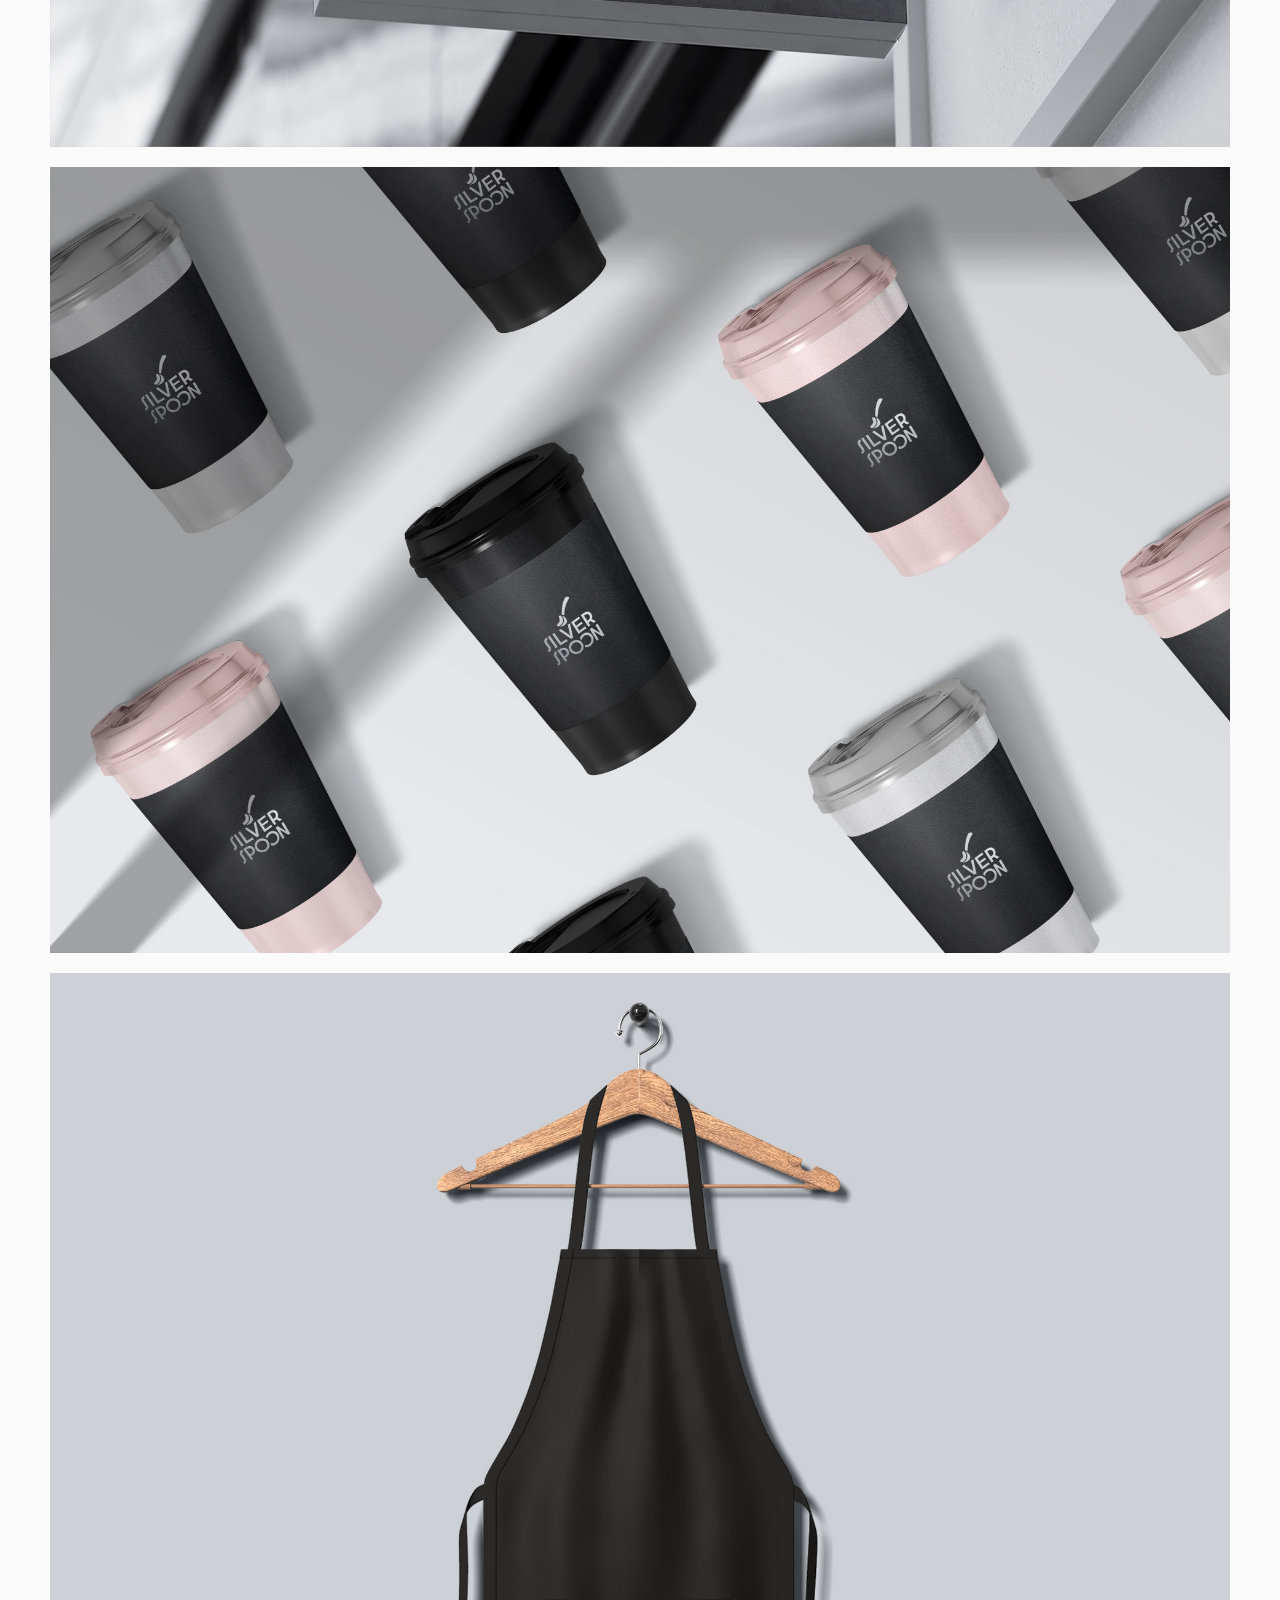
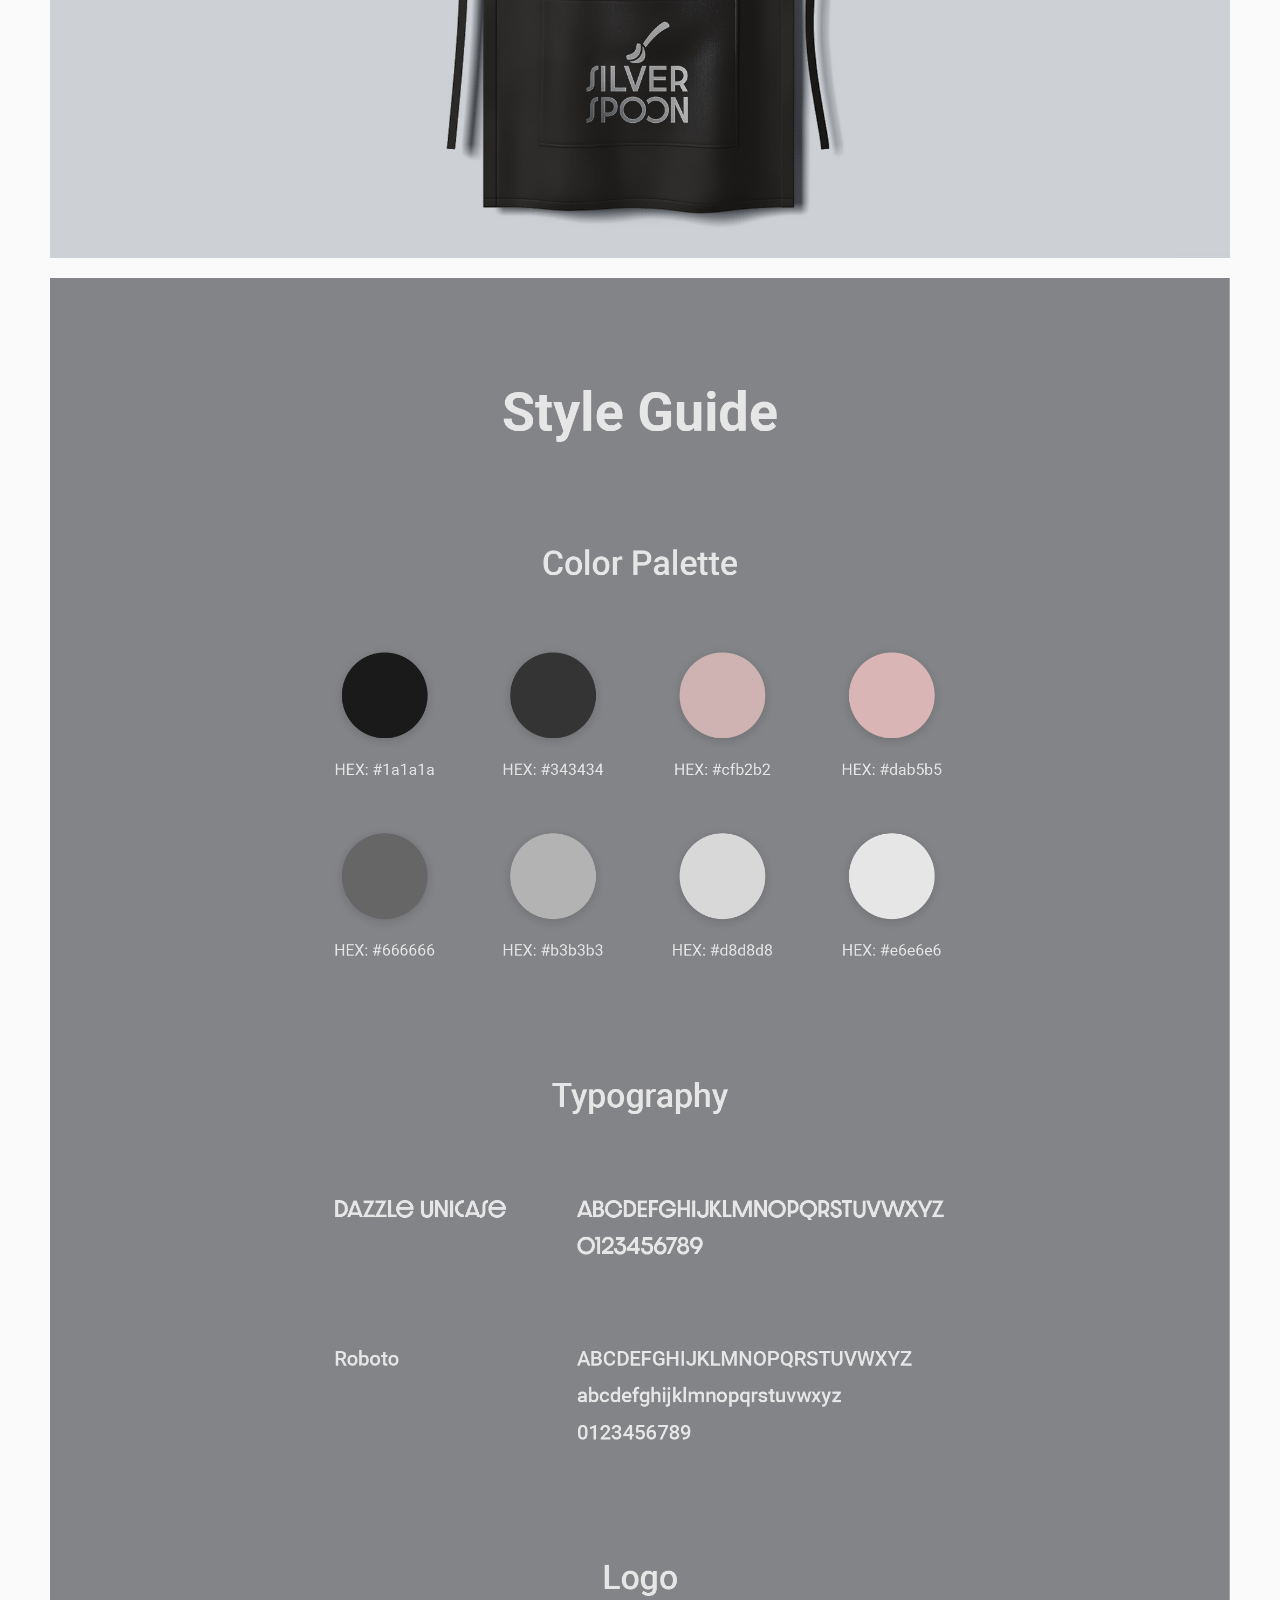
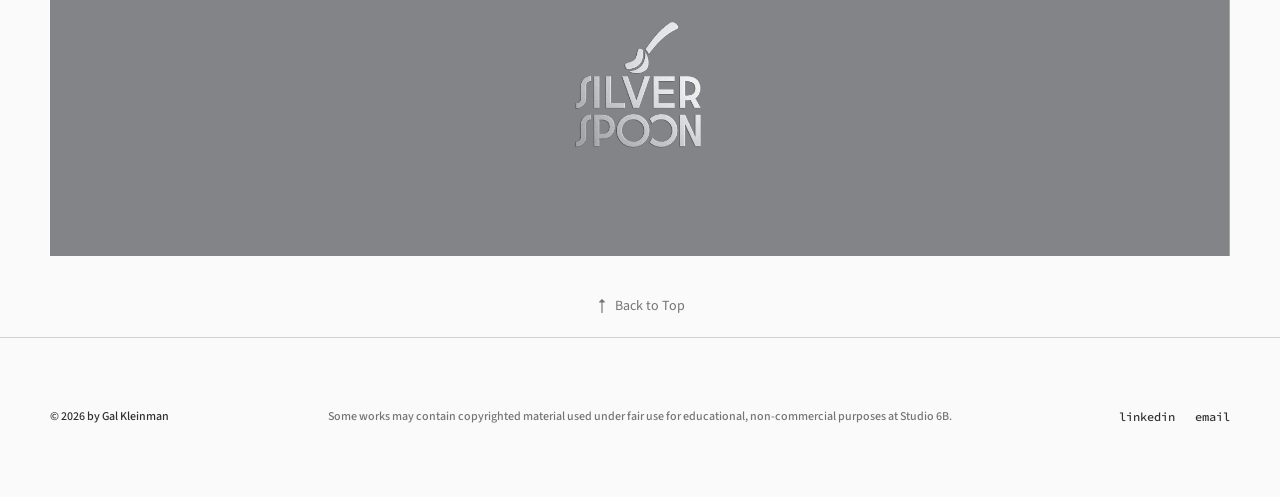
<file: silver-spoon/index.html>
<!DOCTYPE html>
<html lang="en" class="no-js">
<head>
  <meta charset="utf-8">
  <meta name="viewport" content="width=device-width, initial-scale=1">
  <title>Silver Spoon – Gal Kleinman</title>
  <meta name="description" content="Silver Spoon: brand identity for a high-end black sesame and chocolate ice cream.">
  <link rel="canonical" href="https://galkleinman.com/silver-spoon/">

  <meta property="og:type" content="website">
  <meta property="og:site_name" content="Gal Kleinman">
  <meta property="og:title" content="Silver Spoon – Gal Kleinman">
  <meta property="og:description" content="Silver Spoon: brand identity for a high-end black sesame and chocolate ice cream.">
  <meta property="og:url" content="https://galkleinman.com/silver-spoon/">
  <meta property="og:image" content="https://galkleinman.com/images/silver-spoon/Portfolio-Silver-Spoon-Two-Ice-Cream-Package-2-scaled.jpg">

  <link rel="icon" type="image/png" href="../images/favicon.png">
  <link rel="apple-touch-icon" href="../images/favicon.png">

  <link rel="preconnect" href="https://fonts.googleapis.com">
  <link rel="preconnect" href="https://fonts.gstatic.com" crossorigin>
  <link rel="stylesheet" href="https://fonts.googleapis.com/css2?family=Source+Code+Pro:wght@400;500&amp;family=Source+Sans+3:wght@400;500;600;700&amp;family=Source+Serif+4:wght@400&amp;display=swap">
  <link rel="stylesheet" href="../css/style.css">
  <script src="../js/main.js" defer></script>
</head>
<body>
  <a class="skip-link" href="#content">Skip to content</a>

  <header class="site-header" id="top">
    <div class="container site-header__inner">
      <a class="site-logo" href="../">gal.</a>

      <button class="menu-toggle" type="button" aria-expanded="false" aria-controls="site-nav" aria-label="Open menu">
        <span class="menu-toggle__bar"></span>
        <span class="menu-toggle__bar"></span>
      </button>

      <nav class="site-nav" id="site-nav" aria-label="Main">
        <ul class="site-nav__list">
          <li><a href="../" aria-current="page">Work</a></li>
          <li><a href="../about/">About</a></li>
        </ul>
      </nav>
    </div>
  </header>

  <main id="content" class="project">
    <div class="container">
      <figure class="project__hero">
        <img src="../images/silver-spoon/Portfolio-Silver-Spoon-Two-Ice-Cream-Package-2-scaled.jpg" alt="Two Silver Spoon ice cream packages" fetchpriority="high">
      </figure>

      <header class="project__intro">
        <div class="project__heading">
          <h1 class="project__title">Silver Spoon</h1>
        </div>
        <div class="project__text prose">
          <p>Silver Spoon is a silver colored, black sesame and chocolate flavored ice cream.<br>
          It has a bittersweet taste, and each flavor combines black sesame with a different type of high quality chocolate.</p>
          <p>It is a sophisticated, unique, and high-end ice cream brand.</p>
          <p>This project was created during my studies.</p>
        </div>
      </header>

      <div class="project__gallery">
        <img src="../images/silver-spoon/Portfolio-Silver-Spoon-Three-Ice-Cream-Package-1.jpg" alt="Three Silver Spoon ice cream packages" loading="lazy" decoding="async">
        <img src="../images/silver-spoon/Portfolio-Silver-Spoon-Three-Softserve-1.jpg" alt="Three Silver Spoon soft-serve cones" loading="lazy" decoding="async">
        <img src="../images/silver-spoon/Portfolio-Silver-Spoon-Instegram-Post-Mockup-4-scaled.jpg" alt="Silver Spoon Instagram post" loading="lazy" decoding="async">
        <img src="../images/silver-spoon/Portfolio-Silver-Spoon-Landing-Page-Web-6-scaled.jpg" alt="Silver Spoon landing page" loading="lazy" decoding="async">
        <img src="../images/silver-spoon/Portfolio-Silver-Spoon-Street-Billboard-3.jpg" alt="Silver Spoon street billboard" loading="lazy" decoding="async">
        <img src="../images/silver-spoon/Portfolio-Silver-Scoop-Store-Sign-2.jpg" alt="Silver Spoon store sign" loading="lazy" decoding="async">
        <img src="../images/silver-spoon/Portfolio-Silver-Spoon-Coffee-Cups-3.jpg" alt="Silver Spoon coffee cups" loading="lazy" decoding="async">
        <img src="../images/silver-spoon/Portfolio-Silver-Spoon-Apron-1.jpg" alt="Silver Spoon apron" loading="lazy" decoding="async">
        <img src="../images/silver-spoon/Silver-Spoon-Style-Guide-3.png" alt="Silver Spoon style guide" loading="lazy" decoding="async">
      </div>

      <p class="back-to-top"><a href="#top">Back to Top</a></p>
    </div>
  </main>

  <footer class="site-footer">
    <div class="container site-footer__inner">
      <div class="site-footer__legal">
        <p class="site-footer__copyright">&copy; <span data-year>2026</span> by Gal Kleinman</p>
        <p class="site-footer__note">Some works may contain copyrighted material used under fair use for educational, non-commercial purposes at Studio 6B.</p>
      </div>
      <ul class="site-footer__links">
        <li><a href="https://www.linkedin.com/in/galkleinman" target="_blank" rel="noopener">linkedin</a></li>
        <li><a href="mailto:gal.kleinman@gmail.com">email</a></li>
      </ul>
    </div>
  </footer>
</body>
</html>
</file>
<file: css/style.css>
/* ==========================================================================
   galkleinman.com — stylesheet
   --------------------------------------------------------------------------
   Change the design tokens in :root to restyle the whole site.
   Values are measured from the WordPress/Elementor site (Nov 2026).
   Sections: 1 Tokens · 2 Base · 3 Header · 4 Home · 5 Project pages
             6 Recipez case study · 7 About · 8 Footer · 9 Utilities
   ========================================================================== */

/* 1. Tokens ---------------------------------------------------------------- */
:root {
  /* Fonts (loaded from Google Fonts in each page's <head>) */
  --font-sans: "Source Sans 3", "Source Sans Pro", "Helvetica Neue", Arial, sans-serif;
  --font-mono: "Source Code Pro", ui-monospace, Menlo, Consolas, monospace;
  --font-serif: "Source Serif 4", "Source Serif Pro", Georgia, serif;
  --font-display: "Montserrat", var(--font-sans);   /* Recipez case study only */

  /* Type scale */
  --fs-body: 1.125rem;                           /* 18px; 16px at ≤1024px */
  --fs-small: 0.875rem;                          /* 14px */
  --fs-tiny: 0.75rem;                            /* 12px: footer */
  --fs-logo: 1.75rem;                            /* 28px */
  --fs-nav: 1rem;                                /* 16px */
  --fs-statement: 1.25rem;                       /* 20px: home + about headings */
  --fs-h1: 1.5rem;                               /* 24px: project titles */
  --fs-card: 1.125rem;                           /* 18px: home card titles */
  --lh-body: 1.6;

  /* Colors */
  --color-bg: #fafafa;
  --color-text: #2e2e2e;
  --color-muted: #747474;
  --color-line: #d1d1d1;
  --color-focus: #55afb4;

  /* Recipez colors */
  --color-teal-light: #95c5cc;
  --color-teal: #55afb4;
  --color-teal-dark: #769ca2;
  --color-teal-tint: rgba(177, 205, 209, 0.28);

  /* Layout */
  --container: 1180px;                           /* content width */
  --gutter: 20px;                                /* page edge → content */
  --header-height: 68px;
  --gap-grid: 30px;                              /* between home cards */
  --gap-images: 20px;                            /* between gallery images */
  --space-section: 40px;
}

/* 2. Base ------------------------------------------------------------------ */
*, *::before, *::after { box-sizing: border-box; }

html { -webkit-text-size-adjust: 100%; }

@media (prefers-reduced-motion: no-preference) {
  html { scroll-behavior: smooth; }
}

body {
  margin: 0;
  background: var(--color-bg);
  color: var(--color-text);
  font-family: var(--font-sans);
  font-size: var(--fs-body);
  font-weight: 400;
  line-height: var(--lh-body);
  -webkit-font-smoothing: antialiased;
  -moz-osx-font-smoothing: grayscale;
}

@media (max-width: 1024px) {
  :root { --fs-body: 1rem; }
  body { line-height: 1.5; }
}

h1, h2, h3, p, figure, ol, ul { margin: 0; }

h1, h2, h3 { font-weight: 400; text-wrap: balance; }

img { display: block; max-width: 100%; height: auto; }

a {
  color: inherit;
  text-decoration-thickness: 1px;
  text-underline-offset: 0.2em;
}

strong { font-weight: 700; }

:focus-visible {
  outline: 2px solid var(--color-focus);
  outline-offset: 3px;
}

/* Scrolling to #top or a heading shouldn't hide it under the sticky header */
[id] { scroll-margin-top: var(--header-height); }

.container {
  width: 100%;
  max-width: calc(var(--container) + 2 * var(--gutter));
  margin-inline: auto;
  padding-inline: var(--gutter);
}

.prose p + p,
.prose p + ol,
.prose ol + p { margin-top: 0.8em; }

.prose ol { padding-left: 1.25em; }
.prose li + li { margin-top: 0.4em; }

.skip-link {
  position: absolute;
  top: -100px;
  left: var(--gutter);
  z-index: 100;
  padding: 0.6em 1em;
  background: var(--color-text);
  color: var(--color-bg);
  text-decoration: none;
}
.skip-link:focus { top: 12px; }

/* 3. Header ---------------------------------------------------------------- */
.site-header {
  position: sticky;
  top: 0;
  z-index: 10;
  background: var(--color-bg);
  border-bottom: 1px solid var(--color-line);
}

.site-header__inner {
  display: flex;
  align-items: center;
  justify-content: space-between;
  min-height: var(--header-height);
}

.site-logo {
  font-family: var(--font-serif);
  font-size: var(--fs-logo);
  font-weight: 400;
  line-height: 1;
  text-decoration: none;
}

.site-nav__list {
  display: flex;
  gap: 40px;
  list-style: none;
  padding: 0;
}

.site-nav a {
  font-family: var(--font-mono);
  font-size: var(--fs-nav);
  line-height: 1.25;
  text-transform: lowercase;
  text-decoration: none;
}

.menu-toggle { display: none; }

@media (max-width: 767px) {
  :root { --header-height: 73px; }

  .menu-toggle {
    display: inline-flex;
    flex-direction: column;
    justify-content: center;
    gap: 6px;
    width: 42px;
    height: 42px;
    margin-right: -10px;
    padding: 10px;
    border: 0;
    background: none;
    color: inherit;
    cursor: pointer;
  }

  .menu-toggle__bar {
    display: block;
    width: 100%;
    height: 2px;
    background: currentColor;
    transition: transform 0.25s ease;
  }

  .menu-toggle[aria-expanded="true"] .menu-toggle__bar:first-child { transform: translateY(4px) rotate(45deg); }
  .menu-toggle[aria-expanded="true"] .menu-toggle__bar:last-child { transform: translateY(-4px) rotate(-45deg); }

  .site-nav {
    display: none;
    position: absolute;
    top: 100%;
    left: 0;
    right: 0;
    background: var(--color-bg);
  }

  .site-nav.is-open { display: block; }

  .site-nav__list { flex-direction: column; gap: 0; }

  .site-nav a {
    display: block;
    padding: 10px var(--gutter);
    font-size: var(--fs-small);
    line-height: 1.5;
  }

  /* Without JavaScript the menu simply stays open */
  .no-js .menu-toggle { display: none; }
  .no-js .site-nav { display: block; position: static; }
  .no-js .site-nav__list { flex-direction: row; gap: 20px; }
  .no-js .site-nav a { padding: 0; }
}

/* 4. Home ------------------------------------------------------------------ */
.intro {
  padding-top: 65px;
  text-align: center;
}

/* Full-width divider under the statement (box-shadow trick: no scrollbar) */
.intro::after {
  content: "";
  display: block;
  height: 1px;
  margin-top: 60px;
  background: var(--color-line);
  box-shadow: 0 0 0 100vmax var(--color-line);
  clip-path: inset(0 -100vmax);
}

.intro__title {
  font-family: var(--font-mono);
  font-size: var(--fs-statement);
  line-height: 1.4;
}

.work.container {
  max-width: calc(var(--container) + var(--gutter));
  padding: 65px calc(var(--gutter) / 2) 69px;
}

.work-grid {
  display: grid;
  grid-template-columns: repeat(3, minmax(0, 1fr));
  gap: 28px var(--gap-grid);
  list-style: none;
  padding: 0;
}

.work-card__link { display: block; text-decoration: none; }

.work-card__media {
  aspect-ratio: 1 / 1;
  overflow: hidden;
  border: 1px solid var(--color-line);
}

.work-card__media img {
  width: 100%;
  height: 100%;
  object-fit: cover;
  filter: saturate(0.5);
  transition: filter 0.5s;
}

.work-card__link:hover img,
.work-card__link:focus-visible img { filter: none; }

.work-card__title {
  margin-top: 20px;
  font-size: var(--fs-card);
  line-height: 1.45;
}

.work-card__category {
  margin-top: 8px;
  color: var(--color-muted);
  font-family: var(--font-mono);
  font-size: var(--fs-small);
  line-height: 1.3;
}

@media (max-width: 767px) {
  .intro.container { padding-inline: 0; }
  .intro__title { font-size: 1.125rem; }
  .work-grid { grid-template-columns: 1fr; }
}

/* 5. Project pages --------------------------------------------------------- */
.project { padding-top: 20px; }

.project__hero img,
.project__gallery img { width: 100%; }

.project__intro { padding-block: 50px 54px; }

.project__title {
  font-size: var(--fs-h1);
  font-weight: 600;
  line-height: 0.625;                            /* 15px, as on the live site */
}

.project__text {
  margin-top: 20px;
  color: var(--color-muted);
}

.project__gallery {
  display: flex;
  flex-direction: column;
  gap: var(--gap-images);
}

.back-to-top {
  margin-top: var(--gap-images);
  padding-block: 10px;
  text-align: center;
}

.back-to-top a {
  display: inline-flex;
  align-items: center;
  gap: 6px;
  padding: 10px 20px;
  border-radius: 2px;
  color: var(--color-muted);
  font-size: var(--fs-small);
  line-height: 1.5;
  text-decoration: none;
}

.back-to-top a::before {
  content: "";
  width: 14px;
  height: 14px;
  background: currentColor;
  -webkit-mask: url("data:image/svg+xml,%3Csvg xmlns='http://www.w3.org/2000/svg' viewBox='0 0 24 24'%3E%3Cpath d='M16.913,4.65L12.552,.232c-.305-.309-.799-.309-1.104,0L7.087,4.65c-.492,.498-.143,1.35,.552,1.35h3.361V23c0,.552,.447,1,1,1s1-.448,1-1V6h3.361c.695,0,1.044-.852,.552-1.35Z'/%3E%3C/svg%3E") center / contain no-repeat;
          mask: url("data:image/svg+xml,%3Csvg xmlns='http://www.w3.org/2000/svg' viewBox='0 0 24 24'%3E%3Cpath d='M16.913,4.65L12.552,.232c-.305-.309-.799-.309-1.104,0L7.087,4.65c-.492,.498-.143,1.35,.552,1.35h3.361V23c0,.552,.447,1,1,1s1-.448,1-1V6h3.361c.695,0,1.044-.852,.552-1.35Z'/%3E%3C/svg%3E") center / contain no-repeat;
}

.back-to-top a:hover { color: var(--color-text); }

/* 6. Recipez case study ---------------------------------------------------- */
.case { padding-top: 0; }

/* Full-width cover image above the container (separate crop for phones) */
.case-cover { display: block; }

.case-cover img {
  width: 100%;
  height: auto;
  aspect-ratio: 1440 / 558;
  object-fit: cover;
}

@media (max-width: 767px) {
  .case-cover img { aspect-ratio: 375 / 219; }
}

.case__intro {
  display: grid;
  grid-template-columns: repeat(2, minmax(0, 1fr));
  align-items: center;
  gap: 40px;
  min-height: 400px;
  margin-bottom: 22px;
  padding-block: 40px;
}

.case__title {
  padding-left: 10px;
  color: var(--color-teal);
  font-family: var(--font-display);
  font-size: 3.125rem;                           /* 50px */
  font-weight: 700;
  line-height: 1;
  text-align: right;
  text-transform: uppercase;
}

.case__title span { display: block; }
.case__title span:first-child { color: var(--color-teal-light); }

.case__intro .project__text { margin-top: 0; padding-inline: 5px 40px; }

.case-figure { width: 100%; }

.case-section { padding-top: var(--space-section); }

.case .prose { color: var(--color-muted); font-size: 1rem; line-height: 1.5; }

.case-section__head {
  display: flex;
  flex-direction: column;
  gap: 20px;
  margin-bottom: 20px;
}

.case-section__head:only-child { margin-bottom: 0; }

.case-section__title {
  color: var(--color-teal);
  font-family: var(--font-display);
  font-size: 2.5rem;                             /* 40px */
  font-weight: 700;
  line-height: 1;
}

.case-section__text { max-width: 900px; }

/* Smaller headings for the app-feature sections */
.case-section--sub { padding-top: 20px; }
.case-section--sub .case-section__title { color: var(--color-teal-light); font-size: 1.875rem; }

/* Tinted full-width band (wireframes) */
.case-section--tint {
  margin-top: 70px;
  padding-block: 50px 40px;
  background: var(--color-teal-tint);
  box-shadow: 0 0 0 100vmax var(--color-teal-tint);
  clip-path: inset(0 -100vmax);
}

.case-section--tint .case-section__head { padding-inline: 30px; margin-bottom: 40px; }

/* Need / solution / goals / users: alternate right and left halves */
.case-facts {
  display: flex;
  flex-direction: column;
  gap: 100px;
  margin-top: 70px;
  margin-bottom: 55px;
}

.case-fact { width: 50%; padding: 20px 10px 24px; }
.case-fact:nth-child(odd) { width: calc(50% - 10px); margin-left: calc(50% + 10px); }
.case-fact:nth-child(even) { width: 60%; }
.case-fact:nth-child(even) .case-section__title { color: var(--color-teal); }
.case-fact:nth-child(odd) .case-section__title { color: var(--color-teal-light); }

.case-fact .case-section__title { margin-bottom: 10px; }
.case-fact .prose { padding-left: 5px; }

.case-pair,
.case-stack {
  display: flex;
  flex-direction: column;
  gap: var(--gap-images);
}

.case-pair { gap: 65px; }

.case-note { margin-block: 20px; padding-left: 15px; }
.case-note p { max-width: 845px; }

.case-style {
  display: flex;
  flex-direction: column;
  gap: 20px;
  padding-left: 15px;
}

.case-style__title {
  margin-bottom: 20px;
  color: var(--color-teal-light);
  font-family: var(--font-display);
  font-size: 1.25rem;
  font-weight: 700;
  line-height: 1;
}

.case-style__item:nth-child(3n) .case-style__title { color: var(--color-teal-dark); }

.case-style__img { width: auto; }

@media (max-width: 1024px) {
  .case__title { font-size: 2.5rem; }
  .case-section__title { font-size: 2rem; }
  .case-section--sub .case-section__title { font-size: 1.5rem; }
}

@media (max-width: 767px) {
  .case__intro { grid-template-columns: 1fr; gap: 20px; min-height: 0; }
  .case__title { text-align: left; padding-inline: 0; }
  .case__intro .project__text { padding-inline: 0; }
  .case-facts { gap: 40px; margin-top: 40px; }
  .case-fact:nth-child(n) { width: auto; margin-left: 0; padding-inline: 0; }
  .case-section__title { font-size: 1.625rem; }
  .case-section--sub .case-section__title { font-size: 1.375rem; }
  .case-section--tint .case-section__head { padding-inline: 0; }
}

/* 7. About ----------------------------------------------------------------- */
.about__inner {
  display: grid;
  grid-template-columns: minmax(0, 2fr) minmax(0, 1fr);
  gap: 90px;
  align-items: start;
  padding-block: 40px 56px;
  padding-inline: calc(var(--gutter) + 5px);
}

.about__title {
  margin-bottom: 20px;
  font-family: var(--font-mono);
  font-size: var(--fs-statement);
  line-height: 1.4;
}

.about__text .prose {
  max-width: 540px;
  font-size: 1rem;
  line-height: 1.7;
}

.about__text .prose p + p { margin-top: 0.9em; }

.about__text .prose a { text-decoration: none; }
.about__text .prose a:hover { text-decoration: underline; }

.about__photo img {
  width: 100%;
  border: 1px solid var(--color-line);
}

@media (max-width: 1024px) {
  .about__inner {
    grid-template-columns: 1fr;
    gap: 40px;
    padding-inline: var(--gutter);
  }
  .about__photo { order: -1; justify-self: center; width: 100%; max-width: 328px; }
  .about__text .prose { max-width: none; }
}

@media (max-width: 767px) {
  .about__photo { max-width: 60vw; }
  .about__title { font-size: 1.125rem; }
}

/* 8. Footer ---------------------------------------------------------------- */
.site-footer { border-top: 1px solid var(--color-line); }

.site-footer__inner {
  display: grid;
  grid-template-columns: 1fr auto 1fr;
  align-items: center;
  gap: 20px;
  min-height: 159px;
  font-size: var(--fs-tiny);
  font-weight: 500;
  line-height: 1;
}

.site-footer__legal { display: contents; }

.site-footer__copyright { justify-self: start; }

.site-footer__note {
  color: var(--color-muted);
  text-align: center;
}

.site-footer__links {
  display: flex;
  justify-self: end;
  gap: 20px;
  list-style: none;
  padding: 0;
  font-family: var(--font-mono);
}

.site-footer__links a {
  position: relative;
  text-decoration: none;
}

/* Underline that grows on hover */
.site-footer__links a::after {
  content: "";
  position: absolute;
  left: 0;
  bottom: -3px;
  width: 0;
  height: 1px;
  background: currentColor;
  transition: width 0.3s;
}

.site-footer__links a:hover::after { width: 100%; }

@media (max-width: 1024px) {
  .site-footer__inner {
    grid-template-columns: 1fr;
    justify-items: center;
    align-content: center;
  }
  .site-footer__copyright,
  .site-footer__links { justify-self: center; }
}

@media (max-width: 767px) {
  .site-footer__inner { min-height: 140px; padding-block: 20px; }
  .site-footer__note { line-height: 1.4; }
}

/* 9. Utilities ------------------------------------------------------------- */
.not-found {
  display: flex;
  flex-direction: column;
  gap: 32px;
  padding-block: 40px 120px;
}

.not-found .intro__title { text-align: left; }

@media (prefers-reduced-motion: reduce) {
  *, *::before, *::after { transition: none !important; }
}
</file>
